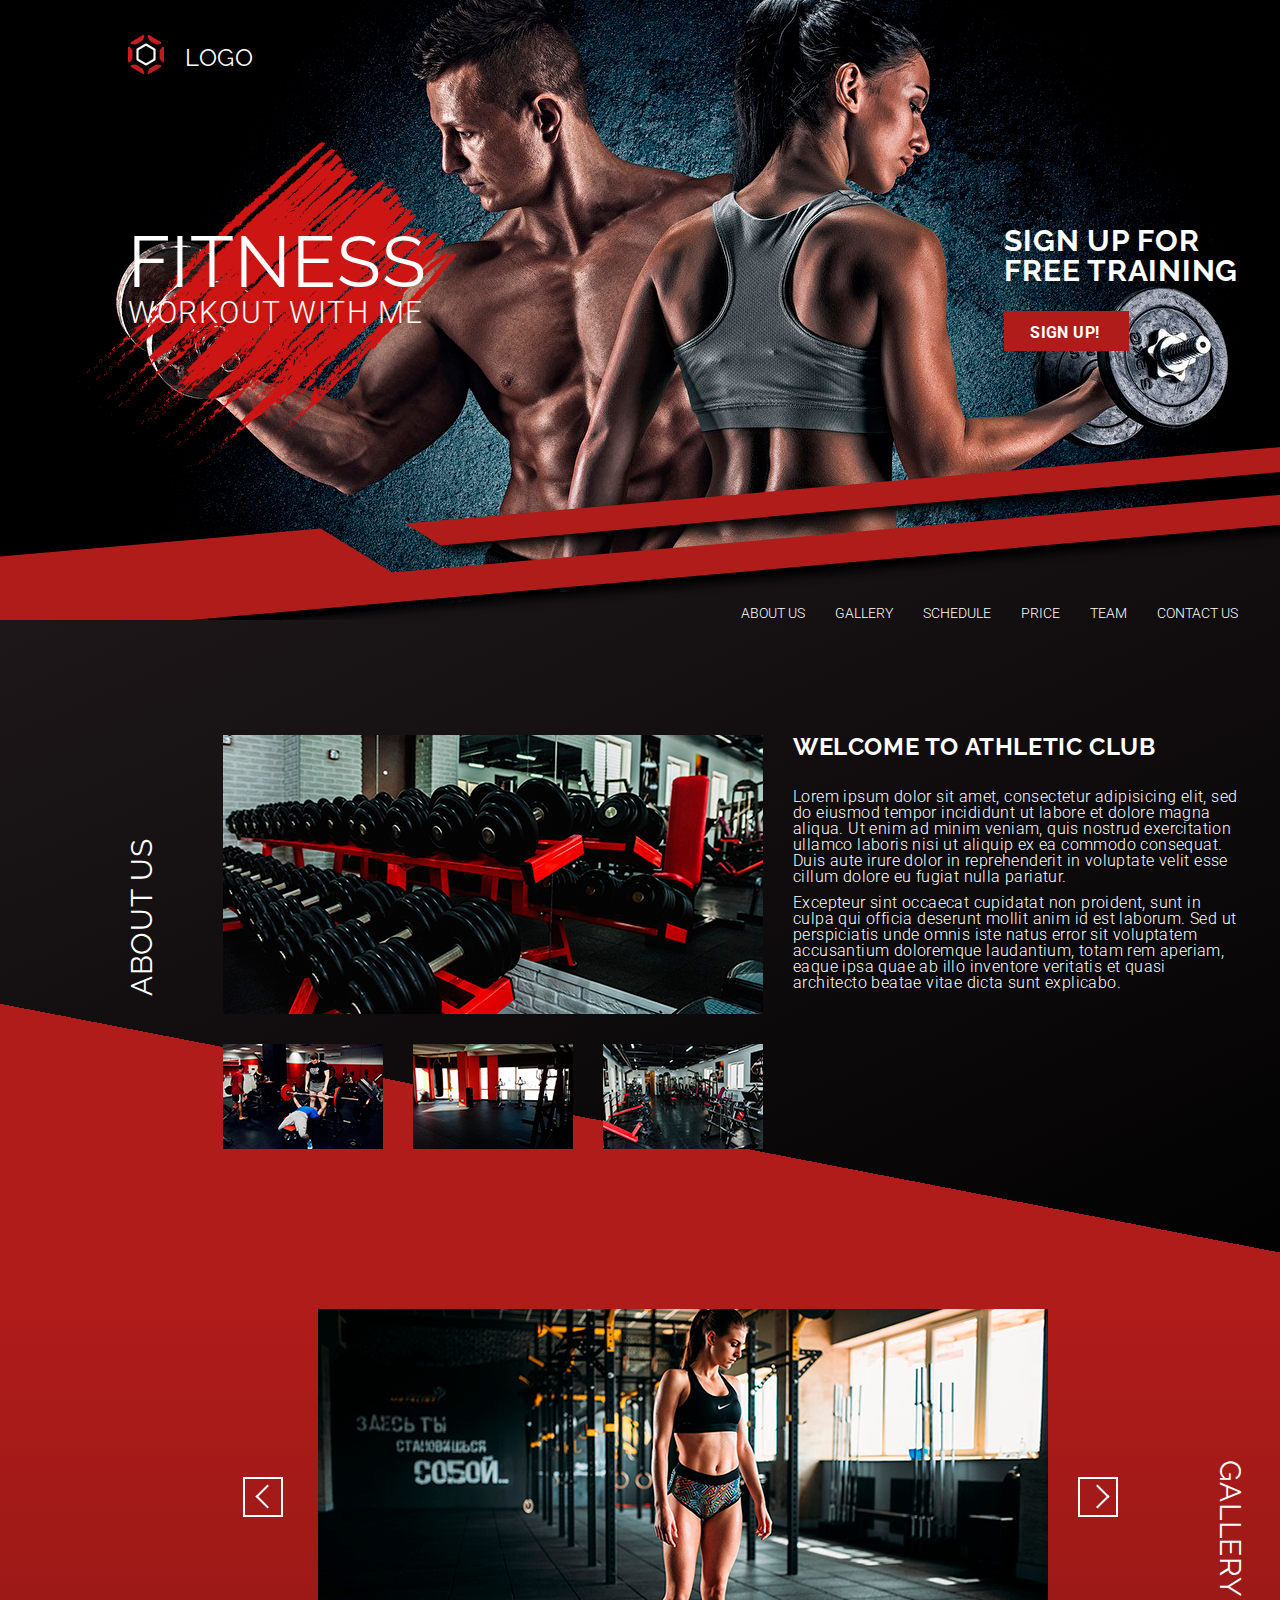
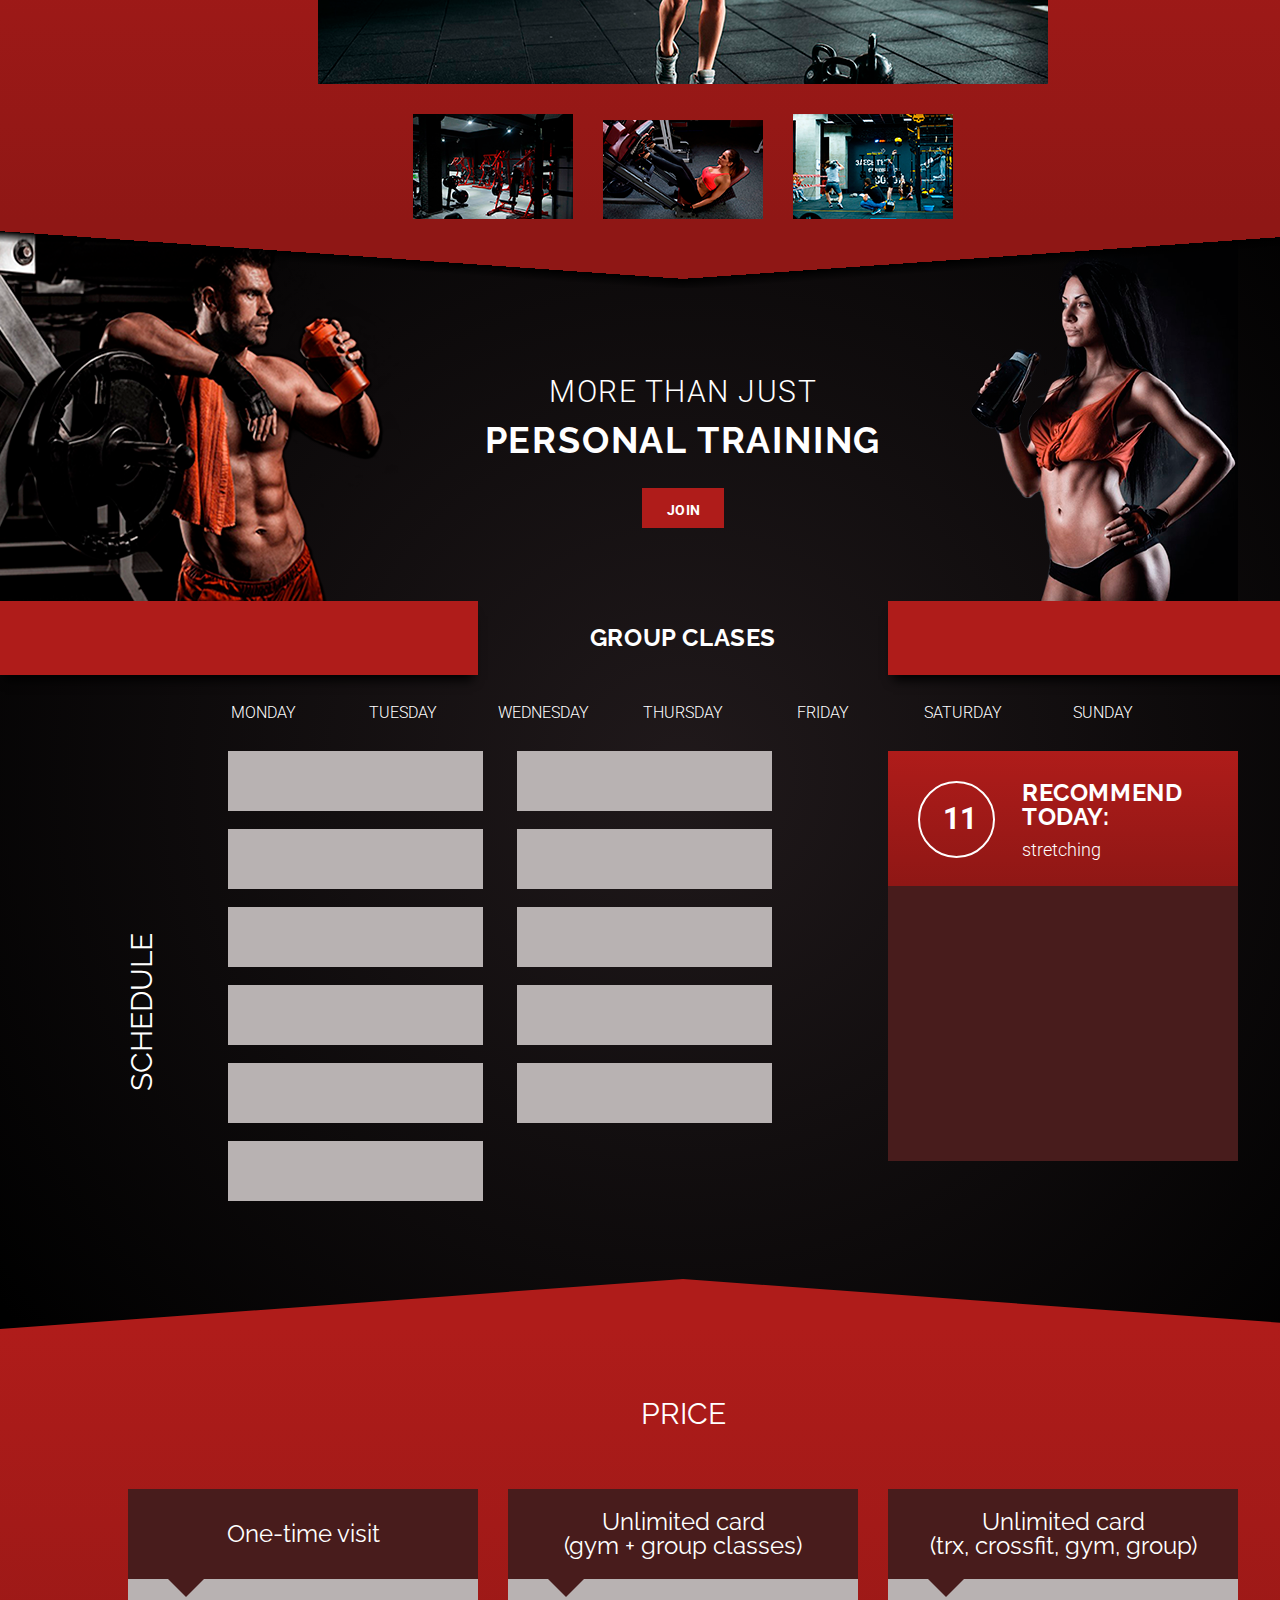
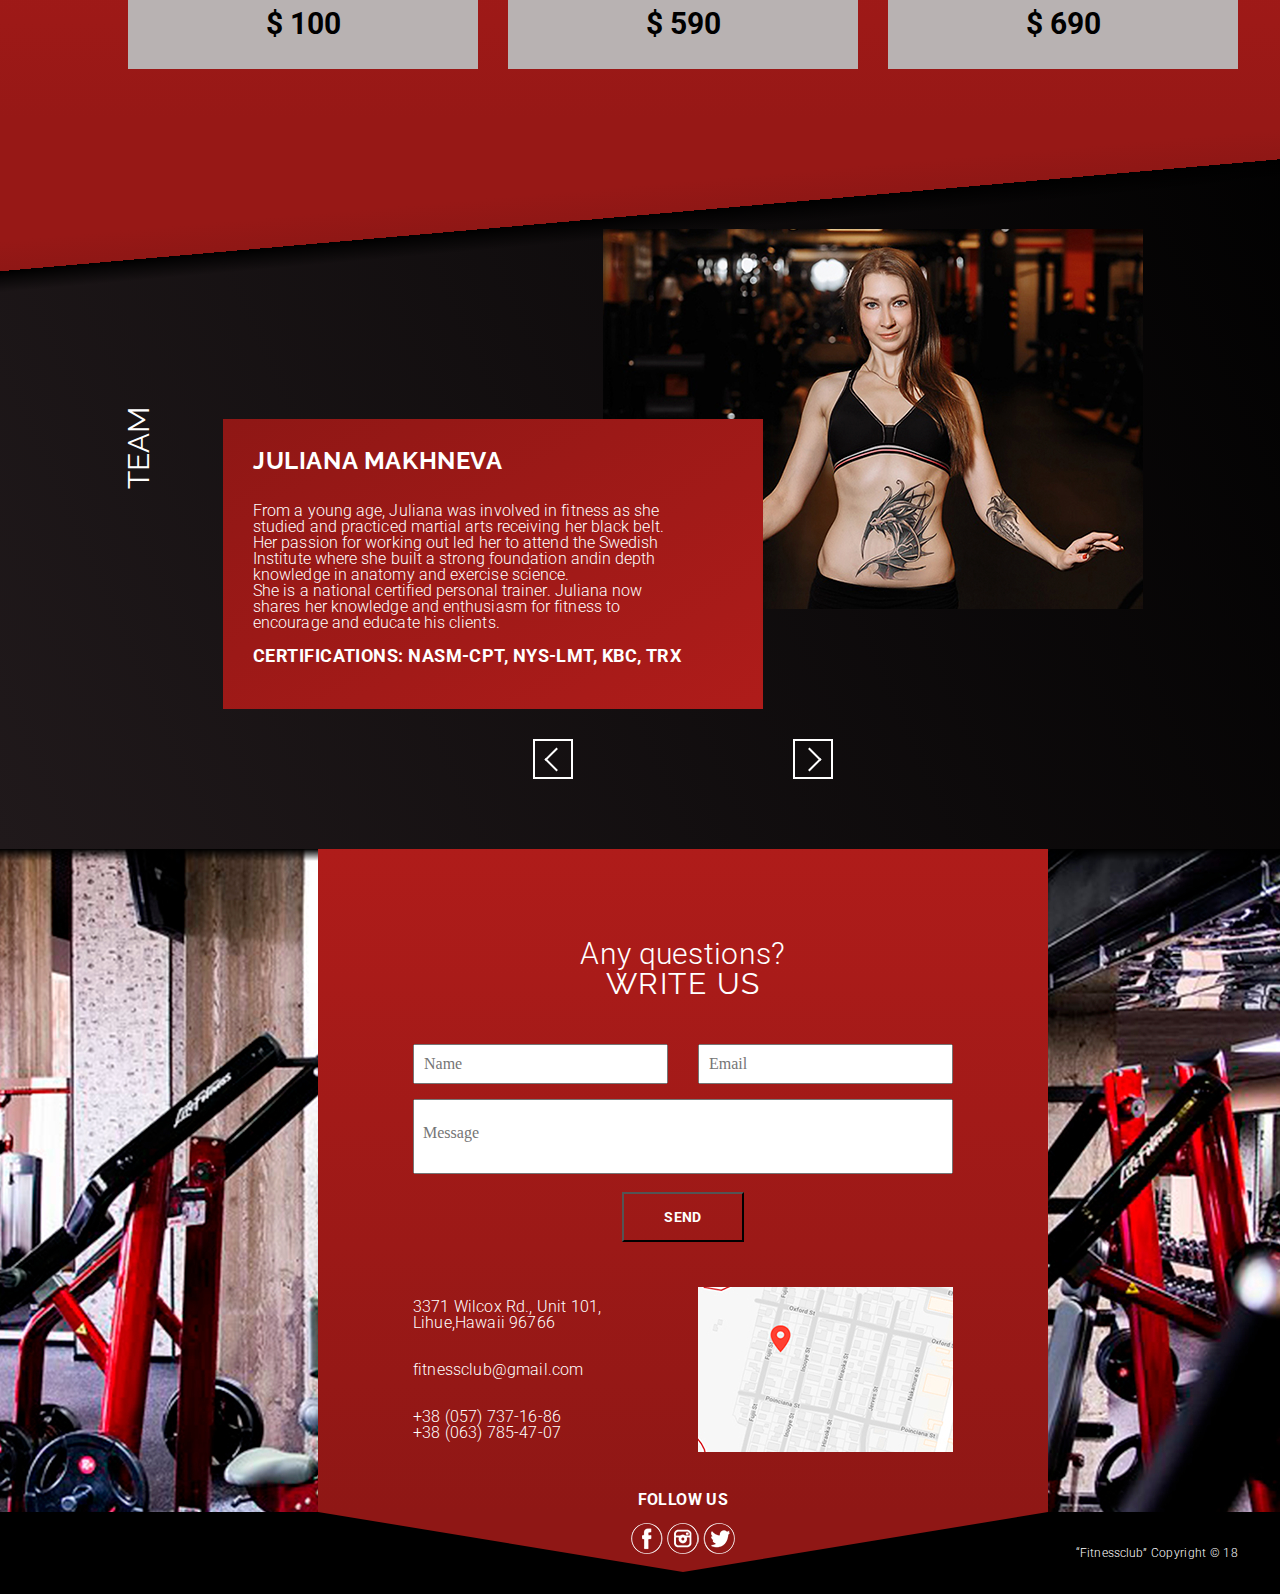
<file: gym_static/index.html>
<!DOCTYPE html>
<html lang="en">
<head>
	<meta charset="UTF-8">
	<title>Gym</title>
	<link rel="stylesheet" type="text/css" href="css/main.css">	
</head>
<body>
    <header>
    	<div class="header__conteiner">
    		<div class="logo">
    			<img src="img/logo.png" alt="logo">
    			<h3>Logo</h3>
    		</div>
    		<div class="header__title clearfix">
    			<div class="header__title_main">
    				<h1>fitness</h1>
    				<p>workout with me</p>
    				<img src="img/razor.png" alt="#">
    			</div>
    			<div class="header__title_sign">
    				<p>sign up for</p>
    				<p>free training</p>
    				<a href="#"><span>sign up!</span></a>
    			</div>
    		</div>
    		<ul class="nav">
    			<li><a href="#">about us</a></li>
    			<li><a href="#">gallery</a></li>
    			<li><a href="#">schedule</a></li>
    			<li><a href="#">price</a></li>
    			<li><a href="#">team</a></li>
    			<li><a href="#">contact us</a></li>
    		</ul>
    	</div>
    </header>
    <section class="about">
    	 <div class="about__conteiner">
    	 	<div class="about_main clearfix">
    	 	    <div class="about__img">
    	 		    <div class="about__img_top">
    	 			    <img src="img/ab1.png">
    	 		    </div>
    	 		    <div class="about__img_bottom">
    	 			    <div><img src="img/ab2.png"></div>
    	 			    <div><img src="img/ab5.png"></div>
    	 			    <div><img src="img/ab4.png"></div>
    	 		    </div>
    	 	    </div>
    	    	<div class="about__text">
    	 		    <h3>Welcome to Athletic Club</h3>
    	 		    <P>Lorem ipsum dolor sit amet, consectetur adipisicing elit, sed do eiusmod tempor incididunt ut labore et dolore magna aliqua. Ut enim ad minim veniam, quis nostrud exercitation ullamco laboris nisi ut aliquip ex ea commodo consequat. Duis aute irure dolor in reprehenderit in voluptate velit esse cillum dolore eu fugiat nulla pariatur. 
    	 		    </P>
    	 		    <P>Excepteur sint occaecat cupidatat non proident, sunt in culpa qui officia deserunt mollit anim id est laborum. Sed ut perspiciatis unde omnis iste natus error sit voluptatem accusantium doloremque laudantium, totam rem aperiam, eaque ipsa quae ab illo inventore veritatis et quasi architecto beatae vitae dicta sunt explicabo. 
    	 		    </P>
    	 	    </div>
    	 	</div>
    	 </div>
    </section>
    <section class="gallery">
        <div class="gallery__conteiner">
        	<div class="gallery__img">
    	 		<div class="gallery__img_top">
    	 		    <img src="img/crossfit.png">
    	 		<div class="gallery__img_leftbtn"><a href="#"></a></div>
    	 	    <div class="gallery__img_rightbtn"><a href="#"></a></div>
    	 	    </div>
    	 	    <div class="gallery__img_bottom">
    	 		    <div><img src="img/ab3.png"></div>
    	 		    <div><img src="img/spartatrenzal.png"></div>
    	 		    <div><img src="img/ab7.png"></div>
    	 	    </div>    	 	    
    	 	</div>        	
        </div>
    </section>
	<section class="schedule">
		<div class="schedule__conteiner">
		    <div class="schedule__banner">			     		
			    <div class="schedule__title">
			     	<p>more than just</p>
			    	<h2>personal training</h2>
			    	<a href="#">join</a>
			    </div>	
			    <img src="img/man.png" alt="man">	
			    <img src="img/girl.png" alt="girl">		
		    </div>       
            <div class="schedule__clases">
                <h2>Group clases</h2>
            </div>
            <ul class="schedule__weak">
            	<li><a href="#">monday</a></li>
            	<li><a href="#">tuesday</a></li>
            	<li><a href="#">wednesday</a></li>
            	<li><a href="#">thursday</a></li>
            	<li><a href="#">friday</a></li>
            	<li><a href="#">saturday</a></li>
            	<li><a href="#">sunday</a></li>
            </ul>
            <div class="calendar clearfix">
		    	<div class="calendar__left">

		    		    <div class="calendar__left_clases">
		    			<span></span><span></span>
		    		    </div>
		    		    <div class="calendar__left_clases">
		    			<span></span><span></span>
		    		    </div>
		    		    <div class="calendar__left_clases">
		    			<span></span><span></span>
		    		    </div>
		    		    <div class="calendar__left_clases">
		    			<span></span><span></span>
		    		    </div>
		    		    <div class="calendar__left_clases">
		    			<span></span><span></span>
		    		    </div>
		    		    <div class="calendar__left_clases">
		    			<span></span><span></span>
		    		    </div>
		    		    <div class="calendar__left_clases">
		    			<span></span><span></span>
		    		    </div>
		    		    <div class="calendar__left_clases">
		    			<span></span><span></span>
		    		    </div>
		    	        <div class="calendar__left_clases">
		    		    <span></span><span></span>
		    		    </div>
		    		    <div class="calendar__left_clases">
		    			<span></span><span></span>
		    		    </div>
		    		    <div class="calendar__left_clases">
		    			<span></span><span></span>
		    		    </div>
		    	</div>
		    	<div class="calendar__right">
		    		<div class="calendar__right_recommend">
		    			<h3>recommend<br>
		    			today:
		    			</h3>
		    			<p>stretching</p>
		    		</div>
		    		<div class="calendar__right_dates">
		    			
		    		</div>
		    	</div>
		    </div>	
        </div>

	</section>
	<section class="price">
        <div class="price__conteiner">
		    <h2 class="price__title">Price</h2>
		    <div class="price__box">
			    <div class="price__box_top">
			    	<p>One-time visit</p>
			    </div>
			    <div class="price__box_bottom">
			    	<p>$ 100</p>
			    </div>
		    </div>
		    <div class="price__box">
			    <div class="price__box_top">
			    	<p>Unlimited card<br>
			        (gym + group classes)</p>
			    </div>
			    <div class="price__box_bottom">
			    	<p>$ 590</p>
			    </div>
		    </div>
		    <div class="price__box">
			    <div class="price__box_top">
			    	<p>Unlimited card<br>
			    	(trx, crossfit, gym, group)</p>
			    </div>
			    <div class="price__box_bottom">
			    	<p>$ 690</p>
			    </div>
		    </div>
        </div>
	</section>
	<section class="team">
		 <div class="team__conteiner">
            <div class="team__box">
		 	    <h3>Juliana Makhneva</h3>
		 	    <p>From a young age, Juliana was involved in fitness as she studied and practiced martial arts receiving her black belt. Her passion for working out led her to attend the Swedish Institute where she built a strong foundation andin depth knowledge in anatomy and exercise science.<br> 
                She is a national certified personal trainer. Juliana now shares her knowledge and enthusiasm for fitness to encourage and educate his clients.</p>
		 	    <h4>CERTIFICATIONS: NASM-CPT, NYS-LMT, KBC, TRX</h4>
            </div>
            <img src="img/makhneva.png" alt="team">
            <div class="team__nav">
            	<div><a href="#"></a></div>
            	<div><a href="#"></a></div>
            </div>
		 </div>
	</section>
	<section class="contacts">
		<div class="contacts__conteiner">
			<div class="contacts__title">
				<span>Any questions?</span>
				<h2>WRITE US</h2>
			</div>
			<form>
				<input type="name" name="name" placeholder="Name">
				<input type="email" name="email" placeholder="Email">
				<div class="clearfix"></div>	
				<textarea placeholder="Message"></textarea>
				<input type="submit" name="send" value="Send">	
			</form>
			<div class="location clearfix">
				<div class="location__contacts">
					<div class="location__contacts_item">
						<p>3371 Wilcox Rd., Unit 101,<br>
						Lihue,Hawaii 96766
					    </p>
				    </div>
					<div class="location__contacts_item">
						<p> fitnessclub@gmail.com</p>
					</div>
					<div class="location__contacts_item">
						<p>+38 (057) 737-16-86<br>
                        +38 (063) 785-47-07
                        </p>
                    </div>
				</div>
				<div class="location__map">
					<img src="img/map.jpg" alt="map">
				</div>
			</div>
		</div>
	</section>
	<footer>
		<div class="footer__conteiner">
		    <div class="footer__copyright">
			    <p><span>“Fitnessclub”</span> Copyright © 18</p>
		    </div>
		    <div class="social">
		    	<p>follow us</p>
		    	<a href="#"></a>
		    	<a href="#"></a>
		    	<a href="#"></a>
		    </div>
        </div>
	</footer>	
</body>
</html>
</file>
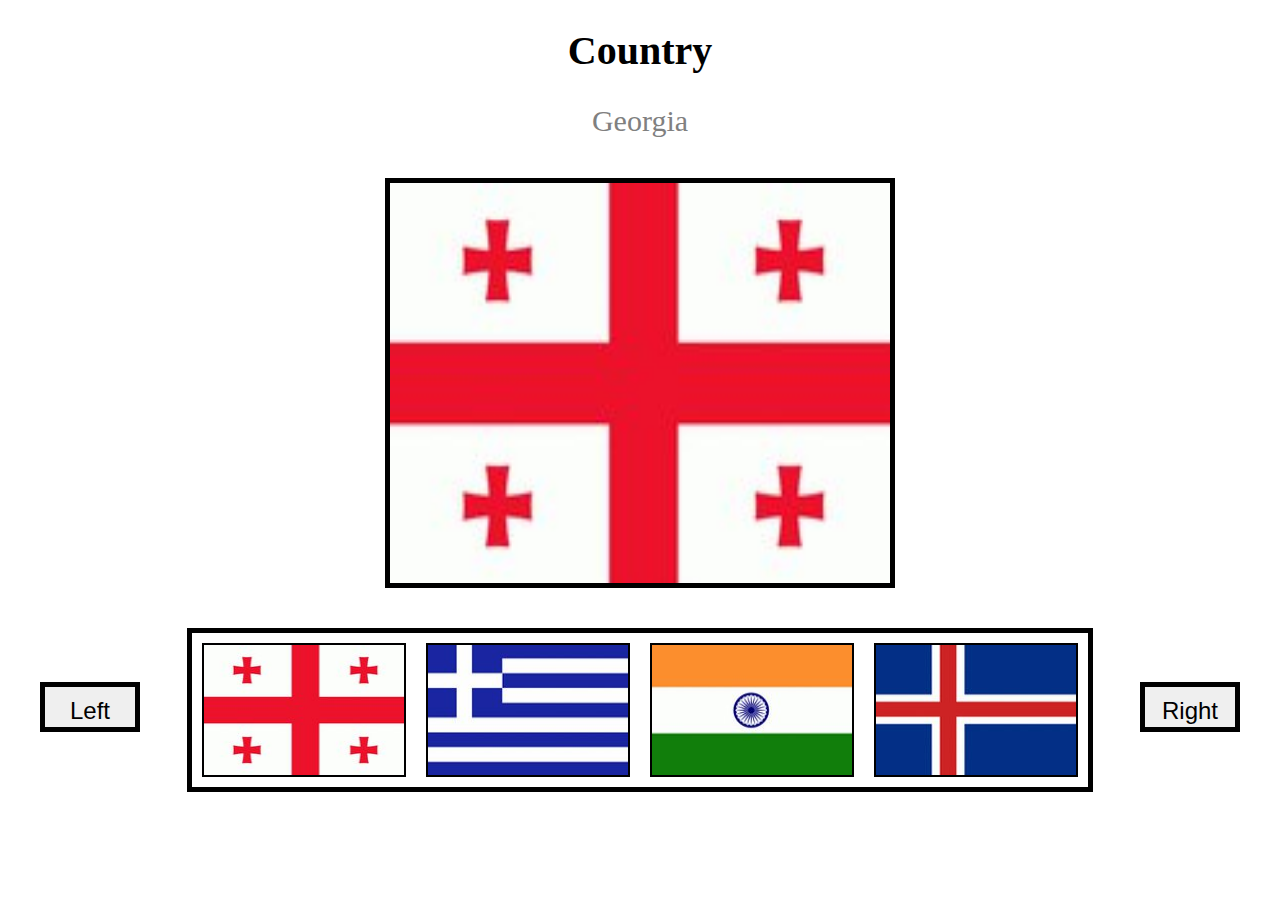
<file: Test_js/index.html>
<!DOCTYPE html>
<html lang="ru">
<head>
	<meta charset="UTF-8">
	<title>Javascript</title>
	<link rel="stylesheet" type="text/css" href="main.css">	
    <script src="https://ajax.googleapis.com/ajax/libs/jquery/2.2.0/jquery.min.js">
    </script>
    <script>       
    $(document).ready(function(){
        var largeSrc;
        var largeAlt;       
        $('.flagbox a').click(function(){
            var largeSrc=$(this).attr("href");
            var largeAlt=$(this).attr("title");
            $('#largeflag').attr({ src: largeSrc, alt: largeAlt });
            $('.countryname').html(largeAlt);
            return false;
        });
    });
     $(document).ready(function(){        
        var stepLeft=$('#left');
        var stepRight=$('#right');
        var flagBox=$('.flagbox');
        var pixelStep=224;
        var startPosition=0;
        var items= flagBox.find('a').length;
        console.log(items);
        var minstep = - ((items - 4) * pixelStep);
        var maxstep = 0;

        stepLeft.click(function(){
           if(startPosition!= maxstep){
            startPosition+=224;
            flagBox.animate({left:startPosition+'px'});   
            }       
         });

        stepRight.click(function(){
           if(startPosition!= minstep){
            startPosition-=224;
            flagBox.animate({left:startPosition+'px'});   
            }         
         });    
    });

   </script>
</head>
<body>
    <h1>Country</h1>
    <p class="countryname">Georgia</p>
	<div class="window">
        <img id="largeflag" src="1.jpg" alt="Georgia">
    </div> 
    <div class="slider">  
       <div class="flagbox">
       <a href="1.jpg" title="Georgia"><img src="1.jpg" alt="Georgia"></a>
       <a href="2.jpg" title="Greece"><img src="2.jpg" alt="Greece"></a>
       <a href="3.jpg" title="India"><img src="3.jpg" alt="India"></a>
       <a href="4.jpg" title="Iceland"><img src="4.jpg" alt="Iceland"></a>
       <a href="5.jpg" title="Norway"><img src="5.jpg" alt="Norway"></a>
       <a href="6.jpg" title="Portugal"><img src="6.jpg" alt="Portugal"></a>
       <a href="7.jpg" title="USA"><img src="7.jpg" alt="USA"></a>
       <a href="8.jpg" title="Ukraine"><img src="8.jpg" alt="Ukraine"></a>  
       </div>
    </div> 
    <button id="left">Left</button>
    <button id="right">Right</button>
</body>	
</html>
</file>
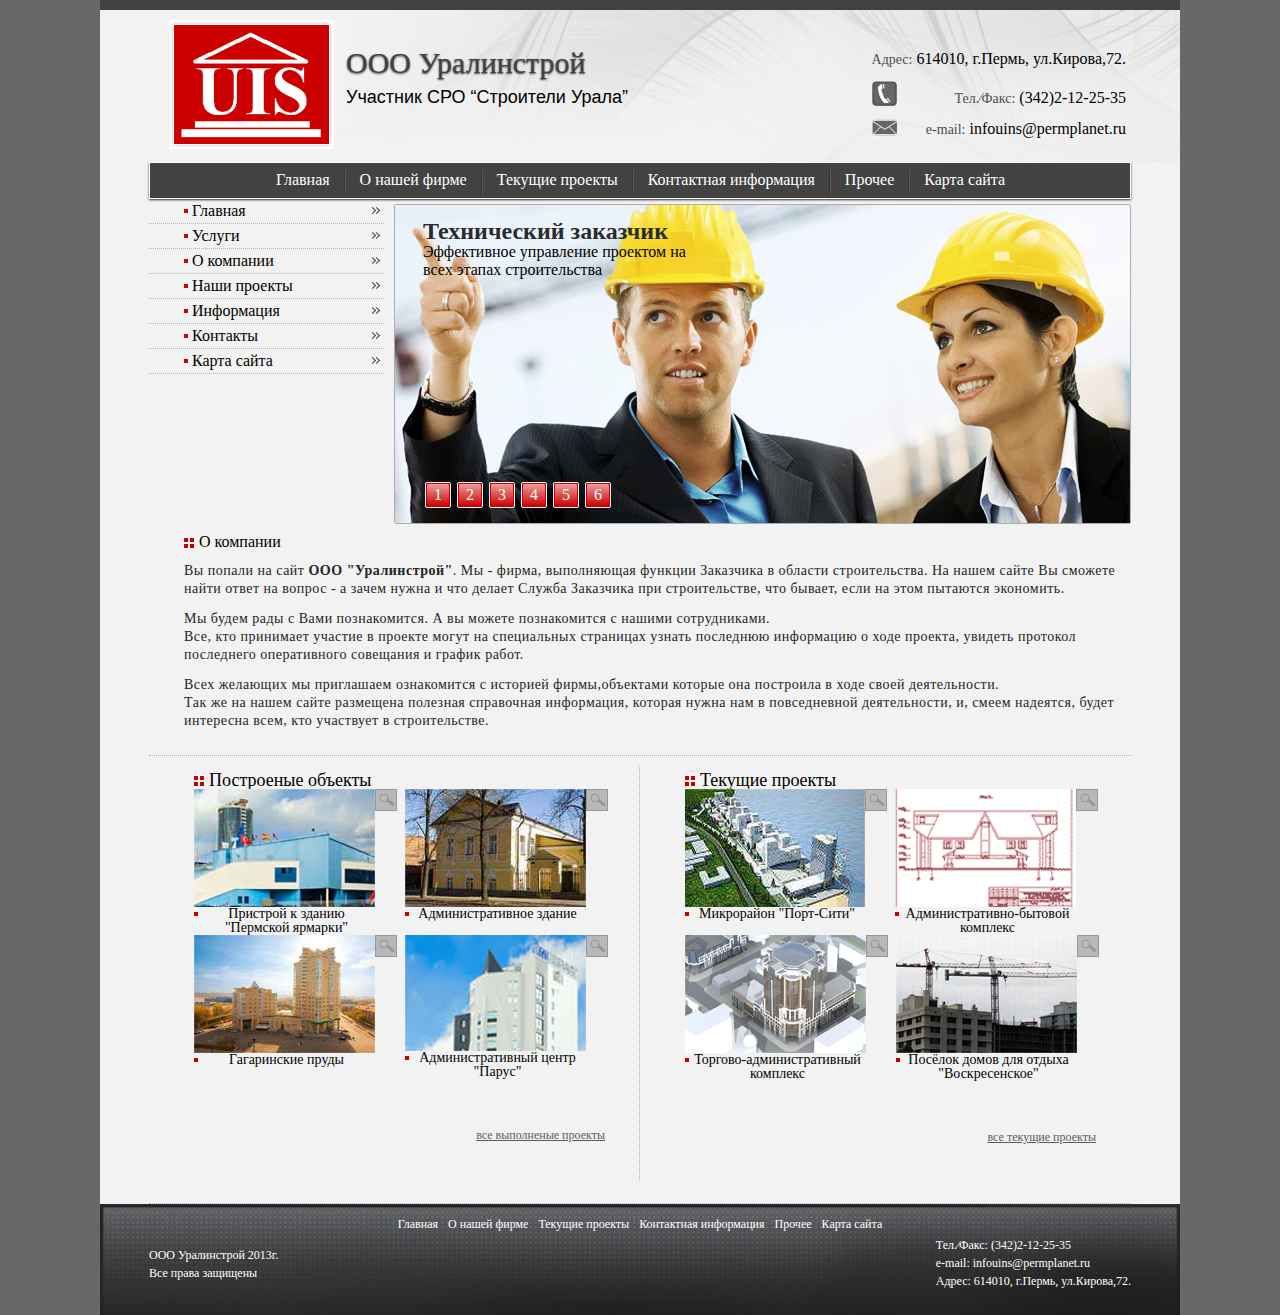
<file: uralconstract_static/index.html>
<!DOCTYPE html>
<html lang="en">
<head>
	<meta charset="UTF-8">
	<title>Uralconstract</title>
	<link rel="stylesheet" type="text/css" href="css/main.css">
</head>
<body>
	<header>
		<div class="container clearfix">
			<div class="logo">
				<a href="#">
					<img src="img/logo.jpg" alt="logo">
				</a>
			</div>
			<div class="title">
				<h1>ООО Уралинстрой</h1>
				<p>Участник СРО “Строители Урала”</p>
			</div>
			<div class="contacts">
				<p class="contacts__address">Адрес:<span> 614010, г.Пермь, ул.Кирова,72.</span></p>
				<p class="contacts__tel">Тел.⁄Факс:<span> (342)2-12-25-35</span></p>
				<p class="contacts__e-mail">e-mail:<span> infouins@permplanet.ru</span></p>
			</div>
		</div>
	</header>
    <section class=main>
        <div class="container">
    	    <ul class="menu_main">
    		    <li><a href="#">Главная</a></li>
    		    <li><a href="#">О нашей фирме</a></li>
    		    <li><a href="#">Текущие проекты</a></li>
    		    <li><a href="#">Контактная информация</a></li>
    		    <li><a href="#">Прочее</a></li>
    		    <li><a href="#">Карта сайта</a></li>
    	    </ul>
    	    <ul class="menu_aside">
    		    <li><a href="#">Главная</a></li>
    		    <li>
                    <a href="#">Услуги</a>
                    <ul class="menu_aside_inner">
                        <li><a href="#">Технический заказчик</a></li>
                        <li><a href="#">Генеральный проектировщик</a></li>
                        <li><a href="#">Генеральный подрядчик</a></li>
                        <li><a href="#">Технический надзор и<br>
                            строительный контроль</a></li>
                        <li><a href="#">Эксперт</a></li>
                        <li><a href="#">Конссультант проекта</a></li>
                    </ul>
                </li>
    		    <li><a href="#">О компании</a></li>
    		    <li><a href="#">Наши проекты</a></li>
    		    <li><a href="#">Информация</a></li>
    		    <li><a href="#">Контакты</a></li>
    		    <li><a href="#">Карта сайта</a></li>
    	    </ul>    	
    	    <div class="slider">
    	    	<img src="img/slide1.jpg" alt="slider">
    	    	<ul class="slider__btn">
    	    		<li><a href="#">1</a></li>
    	    		<li><a href="#">2</a></li>
    	    		<li><a href="#">3</a></li>
    	    		<li><a href="#">4</a></li>
    	    		<li><a href="#">5</a></li>
    	    		<li><a href="#">6</a></li>
    	    	</ul>
                <div class="slider__title">
                	<h2>Технический заказчик</h2>
                	<p>Эффективное управление проектом на всех этапах строительства</p>                	
                </div>
    	    </div>
    	    <div class="clearfix"></div>
    	    <div class="about">
    		    <h3>О компании</h3>
    		    <p>Вы попали на сайт <span>ООО "Уралинстрой"</span>. Мы - фирма, выполняющая функции Заказчика в области строительства. На нашем сайте Вы сможете найти ответ на вопрос - а зачем нужна и что делает Служба Заказчика при строительстве, что бывает, если на этом пытаются экономить.</p>
    		    <p>Мы будем рады с Вами познакомится. А вы можете познакомится с нашими сотрудниками.
                Все, кто принимает участие в проекте могут на специальных страницах узнать последнюю информацию о ходе проекта, увидеть протокол последнего оперативного совещания и график работ.</p>
    		    <p>Всех желающих мы приглашаем ознакомится с историей фирмы,объектами которые она построила в ходе своей деятельности.
                Так же на нашем сайте размещена полезная справочная информация, которая нужна нам в повседневной деятельности, и, смеем надеятся, будет интересна всем, кто участвует в строительстве.     			
    		    </p>
    		</div>   
    	</div>
    </section>
    <section class="projects">
        <div class="container clearfix">
            <div class="projects__done">
                <h3>Построеные объекты</h3>
                <ul>
                    <li>
                        <img src="img/done1.jpg" alt="photo">
                        <a href="#">Пристрой к зданию<br> 
                        "Пермской ярмарки"</a>
                        <span></span>
                    </li>
                    <li>
                        <img src="img/done2.jpg" alt="photo">
                        <a href="#">Административное здание</a>
                        <span></span>
                    </li>
                    <li>
                        <img src="img/done3.jpg" alt="photo">
                        <a href="#">Гагаринские пруды</a>
                        <span></span>
                    </li>
                    <li>
                        <img src="img/done4.jpg" alt="photo">
                        <a href="#">Административный центр<br>
                        "Парус"</a>
                        <span></span>
                    </li>
                </ul> 
                <p><a href="#">все выполненые проекты</a></p>
            </div>
            <div class="projects__inwork">
                <h3>Текущие проекты</h3>
                <ul>
                    <li>
                        <img src="img/inwork1.jpg" alt="photo">
                        <a href="#">Микрорайон "Порт-Сити"</a>
                        <span></span>
                    </li>
                    <li>
                        <img src="img/inwork2.jpg" alt="photo">
                        <a href="#">Административно-бытовой<br>
                        комплекс</a>
                        <span></span>
                    </li>
                    <li>
                        <img src="img/inwork3.jpg" alt="photo">
                        <a href="#">Торгово-административный<br>
                        комплекс</a>
                        <span></span>
                    </li>
                    <li>
                        <img src="img/inwork4.jpg" alt="photo">
                        <a href="#">Посёлок домов для отдыха<br>
                        "Воскресенское"</a>
                        <span></span>
                    </li>
                </ul> 
                <p><a href="#">все текущие проекты</a></p>
            </div>
        </div>
    </section>
	<footer>
        <div class="container">
            <ul class="footer__menu">
                <li><a href="#">Главная</a></li>
                <li><a href="#">О нашей фирме</a></li>
                <li><a href="#">Текущие проекты</a></li>
                <li><a href="#">Контактная информация</a></li>
                <li><a href="#">Прочее</a></li>
                <li><a href="#">Карта сайта</a></li>
            </ul>
            <div class="copyright">
                <p>OOO Уралинстрой  2013г.</p>
                <p>Все права защищены</p>
            </div>
            <div class="footer__contacts">
                <p>Тел.⁄Факс: (342)2-12-25-35</p>
                <p>e-mail: infouins@permplanet.ru</p>
                <p>Адрес: 614010, г.Пермь, ул.Кирова,72.</p>
            </div>
            <div class="clearfix"></div>
        </div>		
	</footer>
</body>
</html>
</file>
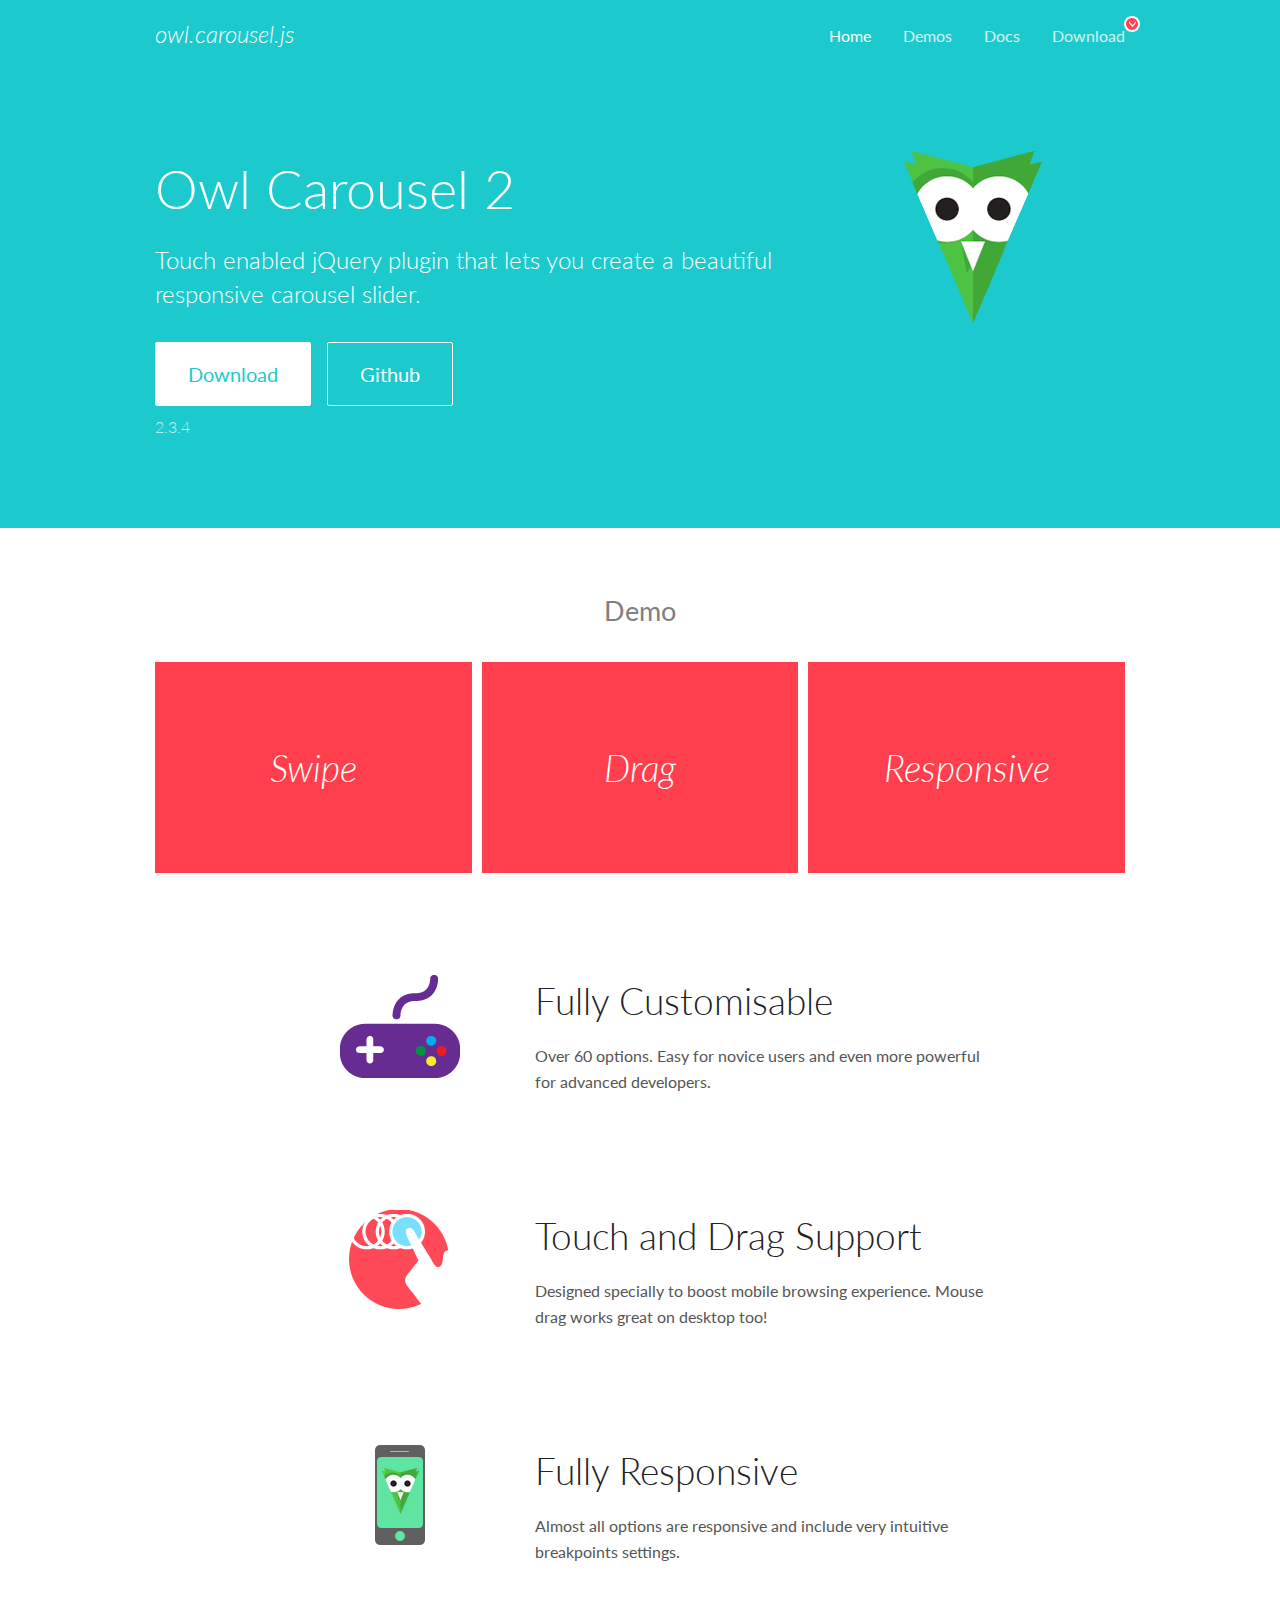
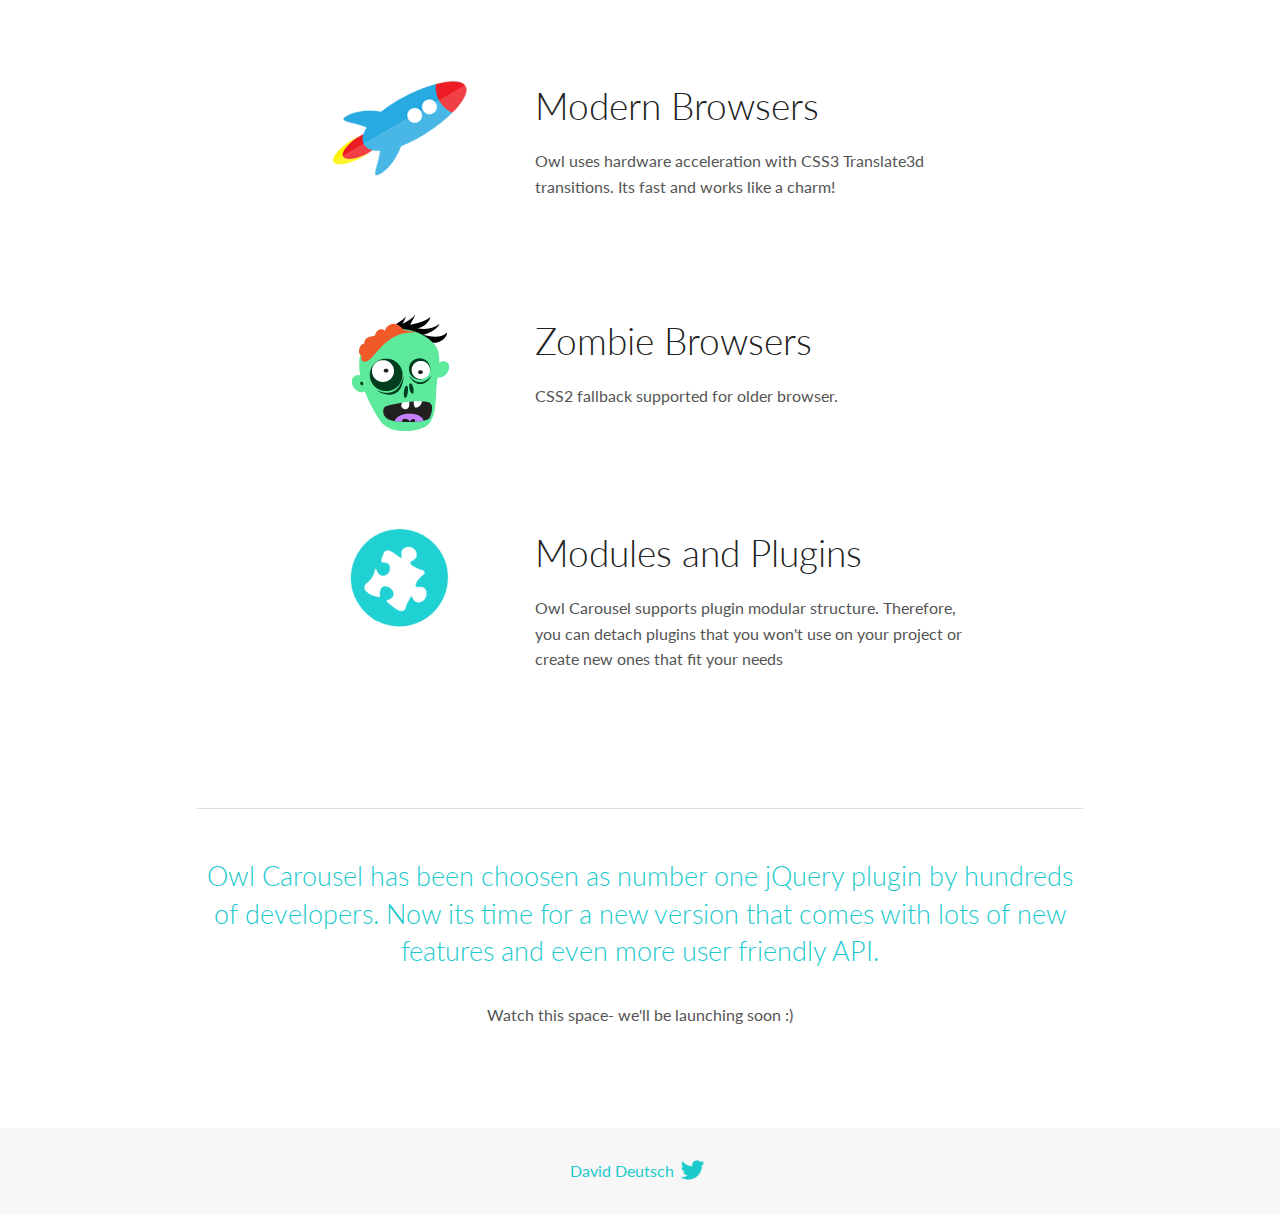
<file: fly-studio_bootstrap/owl_carousel/docs/index.html>
<!DOCTYPE html>
<html lang="en">
  <head>

    <!-- head -->
    <meta charset="utf-8">
    <meta name="msapplication-tap-highlight" content="no" />
    <meta name="viewport" content="width=device-width, initial-scale=1.0" />
    <meta name="description" content="Touch enabled jQuery plugin that lets you create beautiful responsive carousel slider.">
    <meta name="author" content="David Deutsch">
    <title>
      Home | Owl Carousel | 2.3.4
    </title>

    <!-- Stylesheets -->
    <link href='https://fonts.googleapis.com/css?family=Lato:300,400,700,400italic,300italic' rel='stylesheet' type='text/css'>
    <link rel="stylesheet" href="assets/css/docs.theme.min.css">

    <!-- Owl Stylesheets -->
    <link rel="stylesheet" href="assets/owlcarousel/assets/owl.carousel.min.css">
    <link rel="stylesheet" href="assets/owlcarousel/assets/owl.theme.default.min.css">

    <!-- HTML5 shim and Respond.js IE8 support of HTML5 elements and media queries -->

    <!--[if lt IE 9]>
      <script src="https://oss.maxcdn.com/libs/html5shiv/3.7.0/html5shiv.js"></script>
      <script src="https://oss.maxcdn.com/libs/respond.js/1.3.0/respond.min.js"></script>
    <![endif]-->

    <!-- Favicons -->
    <link rel="apple-touch-icon-precomposed" sizes="144x144" href="assets/ico/apple-touch-icon-144-precomposed.png">
    <link rel="shortcut icon" href="assets/ico/favicon.png">
    <link rel="shortcut icon" href="favicon.ico">

    <!-- Yeah i know js should not be in header. Its required for demos.-->

    <!-- javascript -->
    <script src="assets/vendors/jquery.min.js"></script>
    <script src="assets/owlcarousel/owl.carousel.js"></script>
  </head>
  <body>

    <!-- header -->
    <header class="header">
      <div class="row">
        <div class="large-12 columns">
          <div class="brand left">
            <h3>
              <a href="/OwlCarousel2/">owl.carousel.js</a> 
            </h3>
          </div>
          <a id="toggle-nav" class="right">
            <span></span> <span></span> <span></span> 
          </a> 
          <div class="nav-bar">
            <ul class="clearfix">
              <li class="active">
                <a href="/OwlCarousel2/index.html">Home</a> 
              </li>
              <li> <a href="/OwlCarousel2/demos/demos.html">Demos</a>  </li>
              <li> <a href="/OwlCarousel2/docs/started-welcome.html">Docs</a>  </li>
              <li>
                <a href="https://github.com/OwlCarousel2/OwlCarousel2/archive/2.3.4.zip">Download</a> 
                <span class="download"></span> 
              </li>
            </ul>
          </div>
        </div>
      </div>
    </header>

    <!-- home panel -->
    <section id="hero">
      <div class="row">
        <div class="large-8 medium-8 columns">
          <h1>Owl Carousel 2</h1>
          <h4>Touch enabled jQuery plugin that lets you create a beautiful responsive carousel slider.</h4>
          <a href="https://github.com/OwlCarousel2/OwlCarousel2/archive/2.3.4.zip" class="hero-button">Download</a> 
          <a href="https://github.com/OwlCarousel2/OwlCarousel2" class="hero-button outline">Github</a> 
          <p>2.3.4</p>
        </div>
        <div class="large-4 medium-4 columns">
          <img class="owl-logo" src="assets/img/owl-logo.png" alt="mr. Owl">
        </div>
      </div>
    </section>

    <!-- body -->
    <div class="home-demo">
      <div class="row">
        <div class="large-12 columns">
          <h3>Demo</h3>
          <div class="owl-carousel">
            <div class="item">
              <h2>Swipe</h2>
            </div>
            <div class="item">
              <h2>Drag</h2>
            </div>
            <div class="item">
              <h2>Responsive</h2>
            </div>
            <div class="item">
              <h2>CSS3</h2>
            </div>
            <div class="item">
              <h2>Fast</h2>
            </div>
            <div class="item">
              <h2>Easy</h2>
            </div>
            <div class="item">
              <h2>Free</h2>
            </div>
            <div class="item">
              <h2>Upgradable</h2>
            </div>
            <div class="item">
              <h2>Tons of options</h2>
            </div>
            <div class="item">
              <h2>Infinity</h2>
            </div>
            <div class="item">
              <h2>Auto Width</h2>
            </div>
          </div>
        </div>
      </div>
    </div>
    <script>
      var owl = $('.owl-carousel');
      owl.owlCarousel({
        margin: 10,
        loop: true,
        responsive: {
          0: {
            items: 1
          },
          600: {
            items: 2
          },
          1000: {
            items: 3
          }
        }
      })
    </script>

    <!-- features -->
    <div id="features">
      <div class="row">
        <div class="small-12 medium-9 small-centered columns">
          <section class="row feature">
            <div class="medium-4 small-12 columns">
              <img src="assets/img/feature-options.png" alt="">
            </div>
            <div class="medium-8 small-12 columns">
              <h2>Fully Customisable</h2>
              <p>Over 60 options. Easy for novice users and even more powerful for advanced developers.</p>
            </div>
          </section>
          <section class="row feature">
            <div class="medium-4 small-12 columns">
              <img src="assets/img/feature-drag.png" alt="">
            </div>
            <div class="medium-8 small-12 columns">
              <h2>Touch and Drag Support</h2>
              <p>Designed specially to boost mobile browsing experience. Mouse drag works great on desktop too!</p>
            </div>
          </section>
          <section class="row feature">
            <div class="medium-4 small-12 columns">
              <img src="assets/img/feature-responsive.png" alt="">
            </div>
            <div class="medium-8 small-12 columns">
              <h2>Fully Responsive</h2>
              <p>Almost all options are responsive and include very intuitive breakpoints settings.</p>
            </div>
          </section>
          <section class="row feature">
            <div class="medium-4 small-12 columns">
              <img src="assets/img/feature-modern.png" alt="">
            </div>
            <div class="medium-8 small-12 columns">
              <h2>Modern Browsers</h2>
              <p>Owl uses hardware acceleration with CSS3 Translate3d transitions. Its fast and works like a charm! </p>
            </div>
          </section>
          <section class="row feature">
            <div class="medium-4 small-12 columns">
              <img src="assets/img/feature-zombie.png" alt="">
            </div>
            <div class="medium-8 small-12 columns">
              <h2>Zombie Browsers</h2>
              <p>CSS2 fallback supported for older browser.</p>
            </div>
          </section>
          <section class="row feature">
            <div class="medium-4 small-12 columns">
              <img src="assets/img/feature-module.png" alt="">
            </div>
            <div class="medium-8 small-12 columns">
              <h2>Modules and Plugins</h2>
              <p>Owl Carousel supports plugin modular structure. Therefore, you can detach plugins that you won&#x27;t use on your project or create new ones that fit your needs</p>
            </div>
          </section>
        </div>
      </div>
    </div>

    <!-- footer -->
    <section id="teaser-text">
      <div class="row">
        <div class="small-12 medium-11 small-centered columns">
          <hr>
          <h3 id="owl-carousel-has-been-choosen-as-number-one-jquery-plugin-by-hundreds-of-developers-now-its-time-for-a-new-version-that-comes-with-lots-of-new-features-and-even-more-user-friendly-api-">Owl Carousel has been choosen as number one jQuery plugin by hundreds of developers. Now its time for a new version that comes with lots of new features and even more user friendly API.</h3>
          <p>Watch this space- we&#39;ll be launching soon :)</p>
        </div>
      </div>
    </section>

    <!-- footer -->
    <footer class="footer">
      <div class="row">
        <div class="large-12 columns">
          <h5>
            <a href="/OwlCarousel2/docs/support-contact.html">David Deutsch</a> 
            <a id="custom-tweet-button" href="https://twitter.com/share?url=https://github.com/OwlCarousel2/OwlCarousel2&text=Owl Carousel - This is so awesome! " target="_blank"></a> 
          </h5>
        </div>
      </div>
    </footer>

    <!-- vendors -->
    <script src="assets/vendors/highlight.js"></script>
    <script src="assets/js/app.js"></script>
  </body>
</html>
</file>
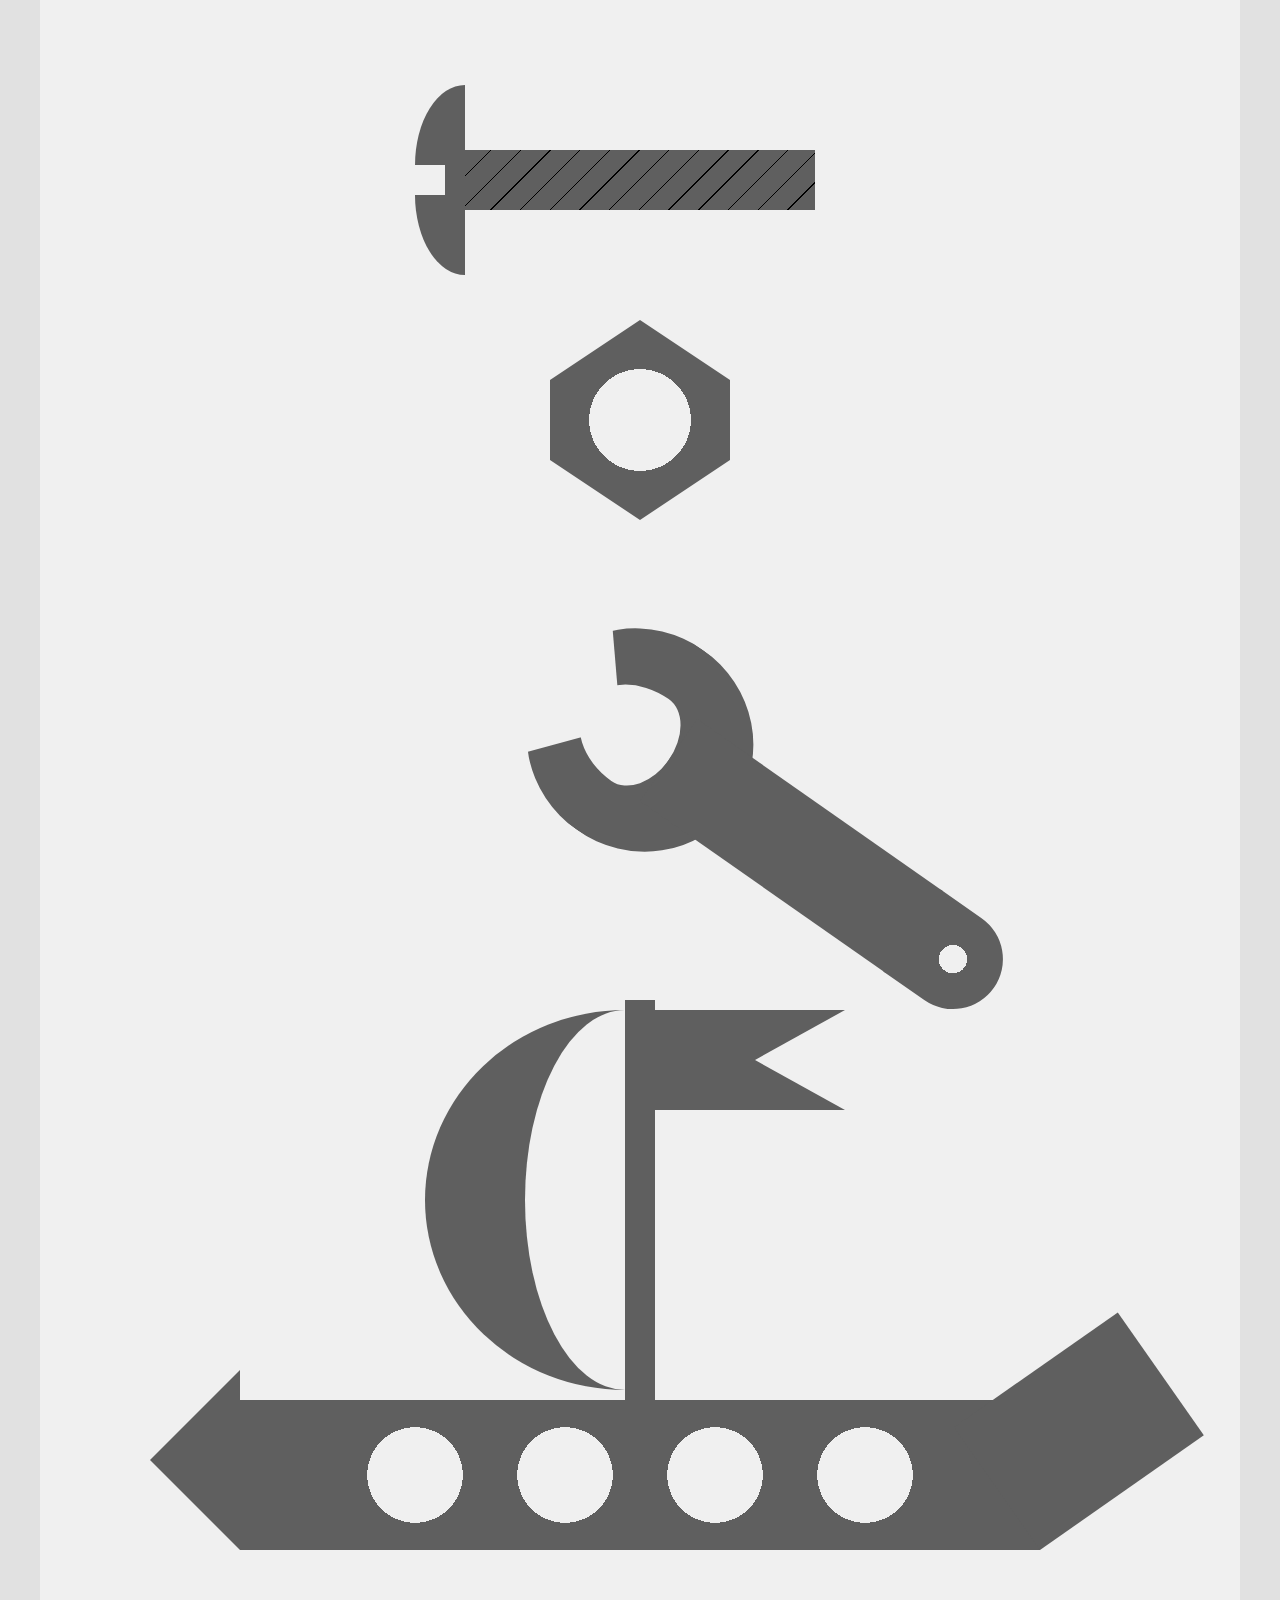
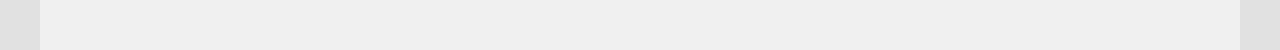
<file: css_forms/indexт.html>
<!DOCTYPE html>
<html lang="en">
<head>
	<meta charset="UTF-8">
	<title>Document</title>
	<link rel="stylesheet" type="text/css" href="style.css">
</head>
<body>
	<div class="wrapper">
		<div class="screw">
			<div>
				<div></div>			
		        <div></div>
		    </div>
		</div>
		<div class="nut">
		    <div></div>
		    <div></div>
		    <div></div>
		    <div></div>
		</div>
        <div class="wranch">
		    <div>
		    	<div></div>
		    </div>
		</div>
        <div class="boat">
        	<div></div>
        	<div></div>
        	<div></div>
        	<div></div>
        	<div class="top">
        		<div class="leftsail"></div>
        		<div class="rightsail"></div>
        		<div class="flag"></div>
        	</div>
        </div>
	</div>
</body>
</html>
</file>
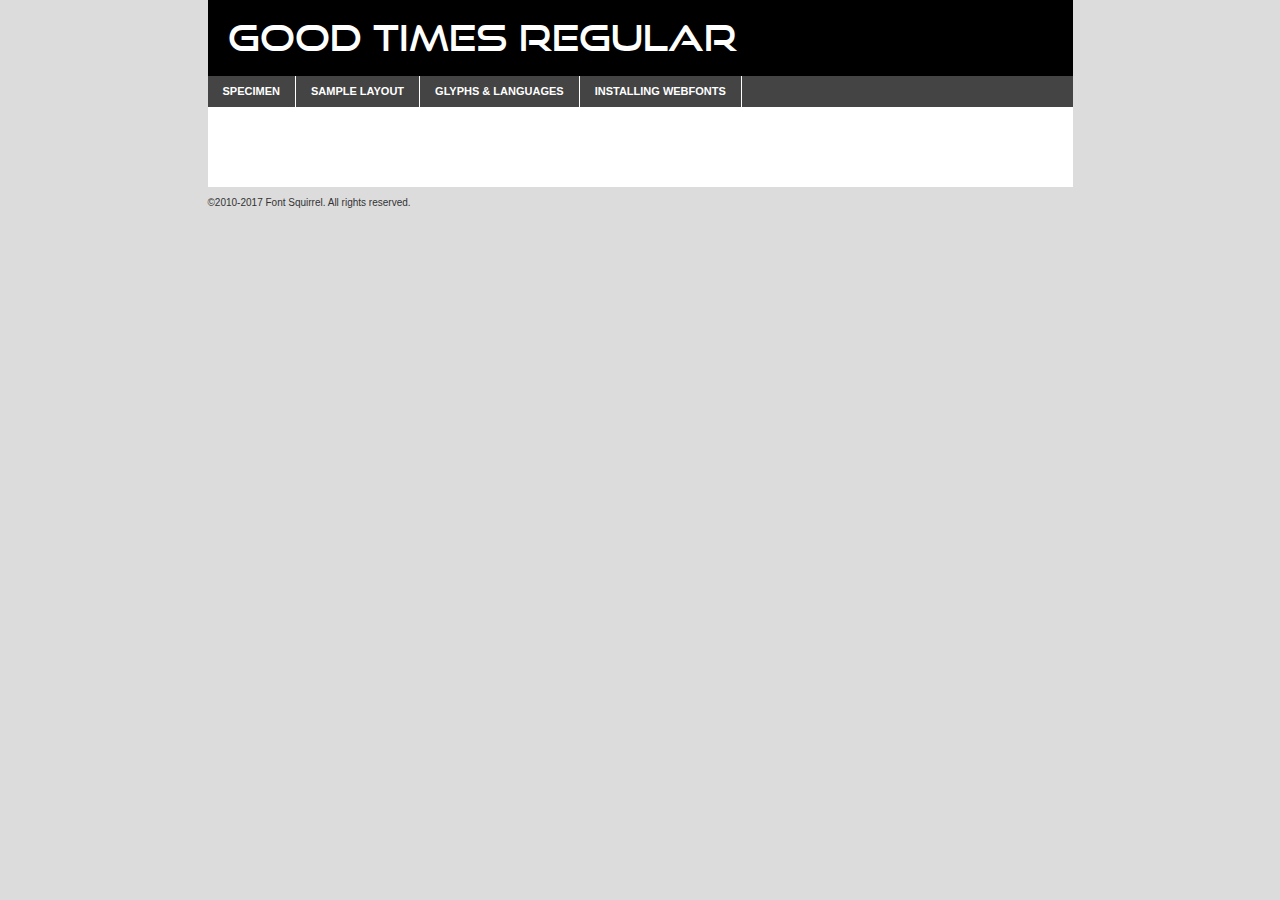
<file: nails_adaptive/fonts/good_times/good_times_rg-demo.html>
<!DOCTYPE html PUBLIC "-//W3C//DTD XHTML 1.0 Transitional//EN"
	"http://www.w3.org/TR/xhtml1/DTD/xhtml1-transitional.dtd">

<html xmlns="http://www.w3.org/1999/xhtml" xml:lang="en" lang="en">
<head>
	<meta http-equiv="Content-Type" content="text/html; charset=utf-8" />
	<script src="http://ajax.googleapis.com/ajax/libs/jquery/1.7.2/jquery.min.js" type="text/javascript" charset="utf-8"></script>
	<script type="text/javascript">
	(function($){$.fn.easyTabs=function(option){var param=jQuery.extend({fadeSpeed:"fast",defaultContent:1,activeClass:'active'},option);$(this).each(function(){var thisId="#"+this.id;if(param.defaultContent==''){param.defaultContent=1;}
	if(typeof param.defaultContent=="number")
	{var defaultTab=$(thisId+" .tabs li:eq("+(param.defaultContent-1)+") a").attr('href').substr(1);}else{var defaultTab=param.defaultContent;}
	$(thisId+" .tabs li a").each(function(){var tabToHide=$(this).attr('href').substr(1);$("#"+tabToHide).addClass('easytabs-tab-content');});hideAll();changeContent(defaultTab);function hideAll(){$(thisId+" .easytabs-tab-content").hide();}
	function changeContent(tabId){hideAll();$(thisId+" .tabs li").removeClass(param.activeClass);$(thisId+" .tabs li a[href=#"+tabId+"]").closest('li').addClass(param.activeClass);if(param.fadeSpeed!="none")
	{$(thisId+" #"+tabId).fadeIn(param.fadeSpeed);}else{$(thisId+" #"+tabId).show();}}
	$(thisId+" .tabs li").click(function(){var tabId=$(this).find('a').attr('href').substr(1);changeContent(tabId);return false;});});}})(jQuery);
	</script>
	<link rel="stylesheet" href="specimen_files/specimen_stylesheet.css" type="text/css" charset="utf-8" />
	<link rel="stylesheet" href="stylesheet.css" type="text/css" charset="utf-8" />

	<style type="text/css">
					body{
				font-family: 'good_timesregular';
							}
		</style>

	<title>Good Times Regular Specimen</title>
	
	
	<script type="text/javascript" charset="utf-8">
		$(document).ready(function() {
			$('#container').easyTabs({defaultContent:1});
		});
	</script>
</head>

<body>
<div id="container">
	<div id="header">
		Good Times Regular	</div>
	<ul class="tabs">
		<li><a href="#specimen">Specimen</a></li>
		<li><a href="#layout">Sample Layout</a></li>
				<li><a href="#glyphs">Glyphs &amp; Languages</a></li>
		<li><a href="#installing">Installing Webfonts</a></li>
		
	</ul>
	
	<div id="main_content">

		
			<div id="specimen">
		
				<div class="section">
					<div class="grid12 firstcol">
						<div class="huge">AaBb</div>
					</div>
				</div>
		
				<div class="section">
					<div class="glyph_range">A&#x200B;B&#x200b;C&#x200b;D&#x200b;E&#x200b;F&#x200b;G&#x200b;H&#x200b;I&#x200b;J&#x200b;K&#x200b;L&#x200b;M&#x200b;N&#x200b;O&#x200b;P&#x200b;Q&#x200b;R&#x200b;S&#x200b;T&#x200b;U&#x200b;V&#x200b;W&#x200b;X&#x200b;Y&#x200b;Z&#x200b;a&#x200b;b&#x200b;c&#x200b;d&#x200b;e&#x200b;f&#x200b;g&#x200b;h&#x200b;i&#x200b;j&#x200b;k&#x200b;l&#x200b;m&#x200b;n&#x200b;o&#x200b;p&#x200b;q&#x200b;r&#x200b;s&#x200b;t&#x200b;u&#x200b;v&#x200b;w&#x200b;x&#x200b;y&#x200b;z&#x200b;1&#x200b;2&#x200b;3&#x200b;4&#x200b;5&#x200b;6&#x200b;7&#x200b;8&#x200b;9&#x200b;0&#x200b;&amp;&#x200b;.&#x200b;,&#x200b;?&#x200b;!&#x200b;&#64;&#x200b;(&#x200b;)&#x200b;#&#x200b;$&#x200b;%&#x200b;*&#x200b;+&#x200b;-&#x200b;=&#x200b;:&#x200b;;</div>
				</div>
				<div class="section">
					<div class="grid12 firstcol">
						<table class="sample_table">
							<tr><td>10</td><td class="size10">abcdefghijklmnopqrstuvwxyzABCDEFGHIJKLMNOPQRSTUVWXYZ0123456789abcdefghijklmnopqrstuvwxyzABCDEFGHIJKLMNOPQRSTUVWXYZ0123456789abcdefghijklmnopqrstuvwxyzABCDEFGHIJKLMNOPQRSTUVWXYZ</td></tr>
							<tr><td>11</td><td class="size11">abcdefghijklmnopqrstuvwxyzABCDEFGHIJKLMNOPQRSTUVWXYZ0123456789abcdefghijklmnopqrstuvwxyzABCDEFGHIJKLMNOPQRSTUVWXYZ0123456789abcdefghijklmnopqrstuvwxyzABCDEFGHIJKLMNOPQRSTUVWXYZ</td></tr>
							<tr><td>12</td><td class="size12">abcdefghijklmnopqrstuvwxyzABCDEFGHIJKLMNOPQRSTUVWXYZ0123456789abcdefghijklmnopqrstuvwxyzABCDEFGHIJKLMNOPQRSTUVWXYZ0123456789abcdefghijklmnopqrstuvwxyzABCDEFGHIJKLMNOPQRSTUVWXYZ</td></tr>
							<tr><td>13</td><td class="size13">abcdefghijklmnopqrstuvwxyzABCDEFGHIJKLMNOPQRSTUVWXYZ0123456789abcdefghijklmnopqrstuvwxyzABCDEFGHIJKLMNOPQRSTUVWXYZ0123456789abcdefghijklmnopqrstuvwxyzABCDEFGHIJKLMNOPQRSTUVWXYZ</td></tr>
							<tr><td>14</td><td class="size14">abcdefghijklmnopqrstuvwxyzABCDEFGHIJKLMNOPQRSTUVWXYZ0123456789abcdefghijklmnopqrstuvwxyzABCDEFGHIJKLMNOPQRSTUVWXYZ0123456789abcdefghijklmnopqrstuvwxyzABCDEFGHIJKLMNOPQRSTUVWXYZ</td></tr>
							<tr><td>16</td><td class="size16">abcdefghijklmnopqrstuvwxyzABCDEFGHIJKLMNOPQRSTUVWXYZ0123456789abcdefghijklmnopqrstuvwxyzABCDEFGHIJKLMNOPQRSTUVWXYZ</td></tr>
							<tr><td>18</td><td class="size18">abcdefghijklmnopqrstuvwxyzABCDEFGHIJKLMNOPQRSTUVWXYZ0123456789abcdefghijklmnopqrstuvwxyzABCDEFGHIJKLMNOPQRSTUVWXYZ</td></tr>
							<tr><td>20</td><td class="size20">abcdefghijklmnopqrstuvwxyzABCDEFGHIJKLMNOPQRSTUVWXYZ0123456789abcdefghijklmnopqrstuvwxyzABCDEFGHIJKLMNOPQRSTUVWXYZ</td></tr>
							<tr><td>24</td><td class="size24">abcdefghijklmnopqrstuvwxyzABCDEFGHIJKLMNOPQRSTUVWXYZ0123456789abcdefghijklmnopqrstuvwxyzABCDEFGHIJKLMNOPQRSTUVWXYZ</td></tr>
							<tr><td>30</td><td class="size30">abcdefghijklmnopqrstuvwxyzABCDEFGHIJKLMNOPQRSTUVWXYZ0123456789abcdefghijklmnopqrstuvwxyzABCDEFGHIJKLMNOPQRSTUVWXYZ</td></tr>
							<tr><td>36</td><td class="size36">abcdefghijklmnopqrstuvwxyzABCDEFGHIJKLMNOPQRSTUVWXYZ0123456789abcdefghijklmnopqrstuvwxyzABCDEFGHIJKLMNOPQRSTUVWXYZ</td></tr>
							<tr><td>48</td><td class="size48">abcdefghijklmnopqrstuvwxyzABCDEFGHIJKLMNOPQRSTUVWXYZ0123456789abcdefghijklmnopqrstuvwxyzABCDEFGHIJKLMNOPQRSTUVWXYZ</td></tr>
							<tr><td>60</td><td class="size60">abcdefghijklmnopqrstuvwxyzABCDEFGHIJKLMNOPQRSTUVWXYZ0123456789abcdefghijklmnopqrstuvwxyzABCDEFGHIJKLMNOPQRSTUVWXYZ</td></tr>
							<tr><td>72</td><td class="size72">abcdefghijklmnopqrstuvwxyzABCDEFGHIJKLMNOPQRSTUVWXYZ0123456789abcdefghijklmnopqrstuvwxyzABCDEFGHIJKLMNOPQRSTUVWXYZ</td></tr>
							<tr><td>90</td><td class="size90">abcdefghijklmnopqrstuvwxyzABCDEFGHIJKLMNOPQRSTUVWXYZ0123456789abcdefghijklmnopqrstuvwxyzABCDEFGHIJKLMNOPQRSTUVWXYZ</td></tr>
						</table>
				
					</div>
			
				</div>
		
		
		
								<div class="section" id="bodycomparison">


										<div id="xheight">
				<div class="fontbody">&#x25FC;&#x25FC;&#x25FC;&#x25FC;&#x25FC;&#x25FC;&#x25FC;&#x25FC;&#x25FC;&#x25FC;&#x25FC;&#x25FC;&#x25FC;&#x25FC;&#x25FC;&#x25FC;&#x25FC;&#x25FC;&#x25FC;&#x25FC;&#x25FC;&#x25FC;&#x25FC;&#x25FC;&#x25FC;&#x25FC;&#x25FC;&#x25FC;&#x25FC;&#x25FC;&#x25FC;&#x25FC;&#x25FC;&#x25FC;&#x25FC;&#x25FC;&#x25FC;&#x25FC;&#x25FC;&#x25FC;&#x25FC;&#x25FC;&#x25FC;&#x25FC;&#x25FC;&#x25FC;&#x25FC;&#x25FC;&#x25FC;&#x25FC;&#x25FC;&#x25FC;&#x25FC;&#x25FC;&#x25FC;&#x25FC;&#x25FC;&#x25FC;&#x25FC;&#x25FC;&#x25FC;&#x25FC;&#x25FC;&#x25FC;&#x25FC;&#x25FC;&#x25FC;&#x25FC;&#x25FC;&#x25FC;&#x25FC;&#x25FC;&#x25FC;&#x25FC;&#x25FC;&#x25FC;&#x25FC;&#x25FC;&#x25FC;&#x25FC;&#x25FC;&#x25FC;&#x25FC;&#x25FC;&#x25FC;&#x25FC;&#x25FC;&#x25FC;&#x25FC;&#x25FC;&#x25FC;&#x25FC;&#x25FC;&#x25FC;&#x25FC;&#x25FC;&#x25FC;&#x25FC;&#x25FC;body</div><div class="arialbody">body</div><div class="verdanabody">body</div><div class="georgiabody">body</div></div>
										<div class="fontbody" style="z-index:1">
											body<span>Good Times Regular</span>
										</div>
										<div class="arialbody" style="z-index:1">
											body<span>Arial</span>
										</div>
										<div class="verdanabody" style="z-index:1">
											body<span>Verdana</span>
										</div>
										<div class="georgiabody" style="z-index:1">
											body<span>Georgia</span>
										</div>



								</div>
		
		
				<div class="section psample psample_row1" id="">
					
					<div class="grid2 firstcol">
						<p class="size10"><span>10.</span>Aenean lacinia bibendum nulla sed consectetur. Fusce dapibus, tellus ac cursus commodo, tortor mauris condimentum nibh, ut fermentum massa justo sit amet risus. Nullam id dolor id nibh ultricies vehicula ut id elit. Cum sociis natoque penatibus et magnis dis parturient montes, nascetur ridiculus mus. Nulla vitae elit libero, a pharetra augue.</p>
			
					</div>
					<div class="grid3">
						<p class="size11"><span>11.</span>Aenean lacinia bibendum nulla sed consectetur. Fusce dapibus, tellus ac cursus commodo, tortor mauris condimentum nibh, ut fermentum massa justo sit amet risus. Nullam id dolor id nibh ultricies vehicula ut id elit. Cum sociis natoque penatibus et magnis dis parturient montes, nascetur ridiculus mus. Nulla vitae elit libero, a pharetra augue.</p>
			
					</div>
					<div class="grid3">
						<p class="size12"><span>12.</span>Aenean lacinia bibendum nulla sed consectetur. Fusce dapibus, tellus ac cursus commodo, tortor mauris condimentum nibh, ut fermentum massa justo sit amet risus. Nullam id dolor id nibh ultricies vehicula ut id elit. Cum sociis natoque penatibus et magnis dis parturient montes, nascetur ridiculus mus. Nulla vitae elit libero, a pharetra augue.</p>
			
					</div>
					<div class="grid4">
						<p class="size13"><span>13.</span>Aenean lacinia bibendum nulla sed consectetur. Fusce dapibus, tellus ac cursus commodo, tortor mauris condimentum nibh, ut fermentum massa justo sit amet risus. Nullam id dolor id nibh ultricies vehicula ut id elit. Cum sociis natoque penatibus et magnis dis parturient montes, nascetur ridiculus mus. Nulla vitae elit libero, a pharetra augue.</p>
			
					</div>
					<div class="white_blend"></div>
					
				</div>
				<div class="section psample psample_row2" id="">
					<div class="grid3 firstcol">
						<p class="size14"><span>14.</span>Aenean lacinia bibendum nulla sed consectetur. Fusce dapibus, tellus ac cursus commodo, tortor mauris condimentum nibh, ut fermentum massa justo sit amet risus. Nullam id dolor id nibh ultricies vehicula ut id elit. Cum sociis natoque penatibus et magnis dis parturient montes, nascetur ridiculus mus. Nulla vitae elit libero, a pharetra augue.</p>
			
					</div>
					<div class="grid4">
						<p class="size16"><span>16.</span>Aenean lacinia bibendum nulla sed consectetur. Fusce dapibus, tellus ac cursus commodo, tortor mauris condimentum nibh, ut fermentum massa justo sit amet risus. Nullam id dolor id nibh ultricies vehicula ut id elit. Cum sociis natoque penatibus et magnis dis parturient montes, nascetur ridiculus mus. Nulla vitae elit libero, a pharetra augue.</p>
			
					</div>
					<div class="grid5">
						<p class="size18"><span>18.</span>Aenean lacinia bibendum nulla sed consectetur. Fusce dapibus, tellus ac cursus commodo, tortor mauris condimentum nibh, ut fermentum massa justo sit amet risus. Nullam id dolor id nibh ultricies vehicula ut id elit. Cum sociis natoque penatibus et magnis dis parturient montes, nascetur ridiculus mus. Nulla vitae elit libero, a pharetra augue.</p>
			
					</div>

					<div class="white_blend"></div>

				</div>
				
				<div class="section psample psample_row3" id="">
					<div class="grid5 firstcol">
						<p class="size20"><span>20.</span>Aenean lacinia bibendum nulla sed consectetur. Fusce dapibus, tellus ac cursus commodo, tortor mauris condimentum nibh, ut fermentum massa justo sit amet risus. Nullam id dolor id nibh ultricies vehicula ut id elit. Cum sociis natoque penatibus et magnis dis parturient montes, nascetur ridiculus mus. Nulla vitae elit libero, a pharetra augue.</p>
					</div>
					<div class="grid7">
						<p class="size24"><span>24.</span>Aenean lacinia bibendum nulla sed consectetur. Fusce dapibus, tellus ac cursus commodo, tortor mauris condimentum nibh, ut fermentum massa justo sit amet risus. Nullam id dolor id nibh ultricies vehicula ut id elit. Cum sociis natoque penatibus et magnis dis parturient montes, nascetur ridiculus mus. Nulla vitae elit libero, a pharetra augue.</p>
					</div>
					
					<div class="white_blend"></div>
					
				</div>
				
				<div class="section psample psample_row4" id="">
					<div class="grid12 firstcol">
						<p class="size30"><span>30.</span>Aenean lacinia bibendum nulla sed consectetur. Fusce dapibus, tellus ac cursus commodo, tortor mauris condimentum nibh, ut fermentum massa justo sit amet risus. Nullam id dolor id nibh ultricies vehicula ut id elit. Cum sociis natoque penatibus et magnis dis parturient montes, nascetur ridiculus mus. Nulla vitae elit libero, a pharetra augue.</p>
					</div>
					<div class="white_blend"></div>
					
				</div>
				
				
				
				<div class="section psample psample_row1 fullreverse">
					<div class="grid2 firstcol">
						<p class="size10"><span>10.</span>Aenean lacinia bibendum nulla sed consectetur. Fusce dapibus, tellus ac cursus commodo, tortor mauris condimentum nibh, ut fermentum massa justo sit amet risus. Nullam id dolor id nibh ultricies vehicula ut id elit. Cum sociis natoque penatibus et magnis dis parturient montes, nascetur ridiculus mus. Nulla vitae elit libero, a pharetra augue.</p>
			
					</div>
					<div class="grid3">
						<p class="size11"><span>11.</span>Aenean lacinia bibendum nulla sed consectetur. Fusce dapibus, tellus ac cursus commodo, tortor mauris condimentum nibh, ut fermentum massa justo sit amet risus. Nullam id dolor id nibh ultricies vehicula ut id elit. Cum sociis natoque penatibus et magnis dis parturient montes, nascetur ridiculus mus. Nulla vitae elit libero, a pharetra augue.</p>
			
					</div>
					<div class="grid3">
						<p class="size12"><span>12.</span>Aenean lacinia bibendum nulla sed consectetur. Fusce dapibus, tellus ac cursus commodo, tortor mauris condimentum nibh, ut fermentum massa justo sit amet risus. Nullam id dolor id nibh ultricies vehicula ut id elit. Cum sociis natoque penatibus et magnis dis parturient montes, nascetur ridiculus mus. Nulla vitae elit libero, a pharetra augue.</p>
			
					</div>
					<div class="grid4">
						<p class="size13"><span>13.</span>Aenean lacinia bibendum nulla sed consectetur. Fusce dapibus, tellus ac cursus commodo, tortor mauris condimentum nibh, ut fermentum massa justo sit amet risus. Nullam id dolor id nibh ultricies vehicula ut id elit. Cum sociis natoque penatibus et magnis dis parturient montes, nascetur ridiculus mus. Nulla vitae elit libero, a pharetra augue.</p>
			
					</div>
					<div class="black_blend"></div>
					
				</div>
				
				<div class="section psample psample_row2 fullreverse">
					<div class="grid3 firstcol">
						<p class="size14"><span>14.</span>Aenean lacinia bibendum nulla sed consectetur. Fusce dapibus, tellus ac cursus commodo, tortor mauris condimentum nibh, ut fermentum massa justo sit amet risus. Nullam id dolor id nibh ultricies vehicula ut id elit. Cum sociis natoque penatibus et magnis dis parturient montes, nascetur ridiculus mus. Nulla vitae elit libero, a pharetra augue.</p>
			
					</div>
					<div class="grid4">
						<p class="size16"><span>16.</span>Aenean lacinia bibendum nulla sed consectetur. Fusce dapibus, tellus ac cursus commodo, tortor mauris condimentum nibh, ut fermentum massa justo sit amet risus. Nullam id dolor id nibh ultricies vehicula ut id elit. Cum sociis natoque penatibus et magnis dis parturient montes, nascetur ridiculus mus. Nulla vitae elit libero, a pharetra augue.</p>
			
					</div>
					<div class="grid5">
						<p class="size18"><span>18.</span>Aenean lacinia bibendum nulla sed consectetur. Fusce dapibus, tellus ac cursus commodo, tortor mauris condimentum nibh, ut fermentum massa justo sit amet risus. Nullam id dolor id nibh ultricies vehicula ut id elit. Cum sociis natoque penatibus et magnis dis parturient montes, nascetur ridiculus mus. Nulla vitae elit libero, a pharetra augue.</p>
			
					</div>
					<div class="black_blend"></div>

				</div>
				
				<div class="section psample fullreverse psample_row3" id="">
					<div class="grid5 firstcol">
						<p class="size20"><span>20.</span>Aenean lacinia bibendum nulla sed consectetur. Fusce dapibus, tellus ac cursus commodo, tortor mauris condimentum nibh, ut fermentum massa justo sit amet risus. Nullam id dolor id nibh ultricies vehicula ut id elit. Cum sociis natoque penatibus et magnis dis parturient montes, nascetur ridiculus mus. Nulla vitae elit libero, a pharetra augue.</p>
					</div>
					<div class="grid7">
						<p class="size24"><span>24.</span>Aenean lacinia bibendum nulla sed consectetur. Fusce dapibus, tellus ac cursus commodo, tortor mauris condimentum nibh, ut fermentum massa justo sit amet risus. Nullam id dolor id nibh ultricies vehicula ut id elit. Cum sociis natoque penatibus et magnis dis parturient montes, nascetur ridiculus mus. Nulla vitae elit libero, a pharetra augue.</p>
					</div>
					
					<div class="black_blend"></div>
					
				</div>
				
				<div class="section psample fullreverse psample_row4" id="" style="border-bottom: 20px #000 solid;">
					<div class="grid12 firstcol">
						<p class="size30"><span>30.</span>Aenean lacinia bibendum nulla sed consectetur. Fusce dapibus, tellus ac cursus commodo, tortor mauris condimentum nibh, ut fermentum massa justo sit amet risus. Nullam id dolor id nibh ultricies vehicula ut id elit. Cum sociis natoque penatibus et magnis dis parturient montes, nascetur ridiculus mus. Nulla vitae elit libero, a pharetra augue.</p>
					</div>
					<div class="black_blend"></div>
					
				</div>
				
				
				
				
			</div>
			
			<div id="layout">
				
				<div class="section">
					
					<div class="grid12 firstcol">
						<h1>Lorem Ipsum Dolor</h1>
						<h2>Etiam porta sem malesuada magna mollis euismod</h2>
						
						<p class="byline">By <a href="#link">Aenean Lacinia</a></p>
					</div>
				</div>
				<div class="section">
					<div class="grid8 firstcol">
						<p class="large">Donec sed odio dui. Morbi leo risus, porta ac consectetur ac, vestibulum at eros. Fusce dapibus, tellus ac cursus commodo, tortor mauris condimentum nibh, ut fermentum massa justo sit amet risus. </p>

						
						<h3>Pellentesque ornare sem</h3>

						<p>Maecenas sed diam eget risus varius blandit sit amet non magna. Maecenas faucibus mollis interdum. Donec ullamcorper nulla non metus auctor fringilla. Nullam id dolor id nibh ultricies vehicula ut id elit. Nullam id dolor id nibh ultricies vehicula ut id elit. </p>

						<p>Aenean eu leo quam. Pellentesque ornare sem lacinia quam venenatis vestibulum. Lorem ipsum dolor sit amet, consectetur adipiscing elit. Cum sociis natoque penatibus et magnis dis parturient montes, nascetur ridiculus mus. </p>

						<p>Nulla vitae elit libero, a pharetra augue. Praesent commodo cursus magna, vel scelerisque nisl consectetur et. Aenean lacinia bibendum nulla sed consectetur. </p>

						<p>Nullam quis risus eget urna mollis ornare vel eu leo. Nullam quis risus eget urna mollis ornare vel eu leo. Maecenas sed diam eget risus varius blandit sit amet non magna. Donec ullamcorper nulla non metus auctor fringilla. </p>

						<h3>Cras mattis consectetur</h3>

						<p>Aenean eu leo quam. Pellentesque ornare sem lacinia quam venenatis vestibulum. Aenean lacinia bibendum nulla sed consectetur. Integer posuere erat a ante venenatis dapibus posuere velit aliquet. Cras mattis consectetur purus sit amet fermentum. </p>

						<p>Nullam id dolor id nibh ultricies vehicula ut id elit. Nullam quis risus eget urna mollis ornare vel eu leo. Cras mattis consectetur purus sit amet fermentum.</p>
					</div>
					
					<div class="grid4 sidebar">
						
						<div class="box reverse">
							<p class="last">Nullam quis risus eget urna mollis ornare vel eu leo. Donec ullamcorper nulla non metus auctor fringilla. Cras mattis consectetur purus sit amet fermentum. Sed posuere consectetur est at lobortis. Lorem ipsum dolor sit amet, consectetur adipiscing elit. </p>
						</div>
						
						<p class="caption">Maecenas sed diam eget risus varius.</p>

						<p>Vestibulum id ligula porta felis euismod semper. Integer posuere erat a ante venenatis dapibus posuere velit aliquet. Vestibulum id ligula porta felis euismod semper. Sed posuere consectetur est at lobortis. Maecenas sed diam eget risus varius blandit sit amet non magna. Fusce dapibus, tellus ac cursus commodo, tortor mauris condimentum nibh, ut fermentum massa justo sit amet risus. </p>

					

						<p>Duis mollis, est non commodo luctus, nisi erat porttitor ligula, eget lacinia odio sem nec elit. Aenean lacinia bibendum nulla sed consectetur. Vivamus sagittis lacus vel augue laoreet rutrum faucibus dolor auctor. Aenean lacinia bibendum nulla sed consectetur. Nullam quis risus eget urna mollis ornare vel eu leo. </p>

						<p>Praesent commodo cursus magna, vel scelerisque nisl consectetur et. Donec ullamcorper nulla non metus auctor fringilla. Maecenas faucibus mollis interdum. Fusce dapibus, tellus ac cursus commodo, tortor mauris condimentum nibh, ut fermentum massa justo sit amet risus. </p>

					</div>
				</div>
				
			</div>


			



		<div id="glyphs">
			<div class="section">
				<div class="grid12 firstcol">
			
				<h1>Language Support</h1>
				<p>The subset of Good Times Regular in this kit supports the following languages:<br />
			
					Albanian, Basque, Breton, Chamorro, Danish, Dutch, English, Faroese, Finnish, French, Frisian, Galician, German, Icelandic, Italian, Malagasy, Norwegian, Portuguese, Spanish, Alsatian, Aragonese, Arapaho, Arrernte, Asturian, Aymara, Bislama, Cebuano, Corsican, Fijian, French_creole, Genoese, Gilbertese, Greenlandic, Haitian_creole, Hiligaynon, Hmong, Hopi, Ibanag, Iloko_ilokano, Indonesian, Interglossa_glosa, Interlingua, Irish_gaelic, Jerriais, Lojban, Lombard, Luxembourgeois, Manx, Mohawk, Norfolk_pitcairnese, Occitan, Oromo, Pangasinan, Papiamento, Piedmontese, Potawatomi, Rhaeto-romance, Romansh, Rotokas, Sami_lule, Samoan, Sardinian, Scots_gaelic, Seychelles_creole, Shona, Sicilian, Somali, Southern_ndebele, Swahili, Swati_swazi, Tagalog_filipino_pilipino, Tetum, Tok_pisin, Uyghur_latinized, Volapuk, Walloon, Warlpiri, Xhosa, Yapese, Zulu, Latinbasic, Ubasic, Demo				</p>
				<h1>Glyph Chart</h1>
				<p>The subset of Good Times Regular in this kit includes all the glyphs listed below. Unicode entities are included above each glyph to help you insert individual characters into your layout.</p>
				<div id="glyph_chart">
			
																				 <div><p>&amp;#13;</p>&#13;</div>
																				 <div><p>&amp;#23;</p>&#23;</div>
																				 <div><p>&amp;#32;</p>&#32;</div>
																				 <div><p>&amp;#33;</p>&#33;</div>
																				 <div><p>&amp;#34;</p>&#34;</div>
																				 <div><p>&amp;#35;</p>&#35;</div>
																				 <div><p>&amp;#36;</p>&#36;</div>
																				 <div><p>&amp;#37;</p>&#37;</div>
																				 <div><p>&amp;#38;</p>&#38;</div>
																				 <div><p>&amp;#39;</p>&#39;</div>
																				 <div><p>&amp;#40;</p>&#40;</div>
																				 <div><p>&amp;#41;</p>&#41;</div>
																				 <div><p>&amp;#42;</p>&#42;</div>
																				 <div><p>&amp;#43;</p>&#43;</div>
																				 <div><p>&amp;#44;</p>&#44;</div>
																				 <div><p>&amp;#45;</p>&#45;</div>
																				 <div><p>&amp;#46;</p>&#46;</div>
																				 <div><p>&amp;#47;</p>&#47;</div>
																				 <div><p>&amp;#48;</p>&#48;</div>
																				 <div><p>&amp;#49;</p>&#49;</div>
																				 <div><p>&amp;#50;</p>&#50;</div>
																				 <div><p>&amp;#51;</p>&#51;</div>
																				 <div><p>&amp;#52;</p>&#52;</div>
																				 <div><p>&amp;#53;</p>&#53;</div>
																				 <div><p>&amp;#54;</p>&#54;</div>
																				 <div><p>&amp;#55;</p>&#55;</div>
																				 <div><p>&amp;#56;</p>&#56;</div>
																				 <div><p>&amp;#57;</p>&#57;</div>
																				 <div><p>&amp;#58;</p>&#58;</div>
																				 <div><p>&amp;#59;</p>&#59;</div>
																				 <div><p>&amp;#60;</p>&#60;</div>
																				 <div><p>&amp;#61;</p>&#61;</div>
																				 <div><p>&amp;#62;</p>&#62;</div>
																				 <div><p>&amp;#63;</p>&#63;</div>
																				 <div><p>&amp;#64;</p>&#64;</div>
																				 <div><p>&amp;#65;</p>&#65;</div>
																				 <div><p>&amp;#66;</p>&#66;</div>
																				 <div><p>&amp;#67;</p>&#67;</div>
																				 <div><p>&amp;#68;</p>&#68;</div>
																				 <div><p>&amp;#69;</p>&#69;</div>
																				 <div><p>&amp;#70;</p>&#70;</div>
																				 <div><p>&amp;#71;</p>&#71;</div>
																				 <div><p>&amp;#72;</p>&#72;</div>
																				 <div><p>&amp;#73;</p>&#73;</div>
																				 <div><p>&amp;#74;</p>&#74;</div>
																				 <div><p>&amp;#75;</p>&#75;</div>
																				 <div><p>&amp;#76;</p>&#76;</div>
																				 <div><p>&amp;#77;</p>&#77;</div>
																				 <div><p>&amp;#78;</p>&#78;</div>
																				 <div><p>&amp;#79;</p>&#79;</div>
																				 <div><p>&amp;#80;</p>&#80;</div>
																				 <div><p>&amp;#81;</p>&#81;</div>
																				 <div><p>&amp;#82;</p>&#82;</div>
																				 <div><p>&amp;#83;</p>&#83;</div>
																				 <div><p>&amp;#84;</p>&#84;</div>
																				 <div><p>&amp;#85;</p>&#85;</div>
																				 <div><p>&amp;#86;</p>&#86;</div>
																				 <div><p>&amp;#87;</p>&#87;</div>
																				 <div><p>&amp;#88;</p>&#88;</div>
																				 <div><p>&amp;#89;</p>&#89;</div>
																				 <div><p>&amp;#90;</p>&#90;</div>
																				 <div><p>&amp;#91;</p>&#91;</div>
																				 <div><p>&amp;#92;</p>&#92;</div>
																				 <div><p>&amp;#93;</p>&#93;</div>
																				 <div><p>&amp;#94;</p>&#94;</div>
																				 <div><p>&amp;#95;</p>&#95;</div>
																				 <div><p>&amp;#96;</p>&#96;</div>
																				 <div><p>&amp;#97;</p>&#97;</div>
																				 <div><p>&amp;#98;</p>&#98;</div>
																				 <div><p>&amp;#99;</p>&#99;</div>
																				 <div><p>&amp;#100;</p>&#100;</div>
																				 <div><p>&amp;#101;</p>&#101;</div>
																				 <div><p>&amp;#102;</p>&#102;</div>
																				 <div><p>&amp;#103;</p>&#103;</div>
																				 <div><p>&amp;#104;</p>&#104;</div>
																				 <div><p>&amp;#105;</p>&#105;</div>
																				 <div><p>&amp;#106;</p>&#106;</div>
																				 <div><p>&amp;#107;</p>&#107;</div>
																				 <div><p>&amp;#108;</p>&#108;</div>
																				 <div><p>&amp;#109;</p>&#109;</div>
																				 <div><p>&amp;#110;</p>&#110;</div>
																				 <div><p>&amp;#111;</p>&#111;</div>
																				 <div><p>&amp;#112;</p>&#112;</div>
																				 <div><p>&amp;#113;</p>&#113;</div>
																				 <div><p>&amp;#114;</p>&#114;</div>
																				 <div><p>&amp;#115;</p>&#115;</div>
																				 <div><p>&amp;#116;</p>&#116;</div>
																				 <div><p>&amp;#117;</p>&#117;</div>
																				 <div><p>&amp;#118;</p>&#118;</div>
																				 <div><p>&amp;#119;</p>&#119;</div>
																				 <div><p>&amp;#120;</p>&#120;</div>
																				 <div><p>&amp;#121;</p>&#121;</div>
																				 <div><p>&amp;#122;</p>&#122;</div>
																				 <div><p>&amp;#123;</p>&#123;</div>
																				 <div><p>&amp;#124;</p>&#124;</div>
																				 <div><p>&amp;#125;</p>&#125;</div>
																				 <div><p>&amp;#126;</p>&#126;</div>
																				 <div><p>&amp;#160;</p>&#160;</div>
																				 <div><p>&amp;#161;</p>&#161;</div>
																				 <div><p>&amp;#162;</p>&#162;</div>
																				 <div><p>&amp;#163;</p>&#163;</div>
																				 <div><p>&amp;#165;</p>&#165;</div>
																				 <div><p>&amp;#166;</p>&#166;</div>
																				 <div><p>&amp;#167;</p>&#167;</div>
																				 <div><p>&amp;#168;</p>&#168;</div>
																				 <div><p>&amp;#169;</p>&#169;</div>
																				 <div><p>&amp;#170;</p>&#170;</div>
																				 <div><p>&amp;#171;</p>&#171;</div>
																				 <div><p>&amp;#173;</p>&#173;</div>
																				 <div><p>&amp;#174;</p>&#174;</div>
																				 <div><p>&amp;#175;</p>&#175;</div>
																				 <div><p>&amp;#176;</p>&#176;</div>
																				 <div><p>&amp;#177;</p>&#177;</div>
																				 <div><p>&amp;#178;</p>&#178;</div>
																				 <div><p>&amp;#179;</p>&#179;</div>
																				 <div><p>&amp;#180;</p>&#180;</div>
																				 <div><p>&amp;#182;</p>&#182;</div>
																				 <div><p>&amp;#183;</p>&#183;</div>
																				 <div><p>&amp;#184;</p>&#184;</div>
																				 <div><p>&amp;#185;</p>&#185;</div>
																				 <div><p>&amp;#186;</p>&#186;</div>
																				 <div><p>&amp;#187;</p>&#187;</div>
																				 <div><p>&amp;#188;</p>&#188;</div>
																				 <div><p>&amp;#189;</p>&#189;</div>
																				 <div><p>&amp;#190;</p>&#190;</div>
																				 <div><p>&amp;#191;</p>&#191;</div>
																				 <div><p>&amp;#192;</p>&#192;</div>
																				 <div><p>&amp;#193;</p>&#193;</div>
																				 <div><p>&amp;#194;</p>&#194;</div>
																				 <div><p>&amp;#195;</p>&#195;</div>
																				 <div><p>&amp;#196;</p>&#196;</div>
																				 <div><p>&amp;#197;</p>&#197;</div>
																				 <div><p>&amp;#198;</p>&#198;</div>
																				 <div><p>&amp;#199;</p>&#199;</div>
																				 <div><p>&amp;#200;</p>&#200;</div>
																				 <div><p>&amp;#201;</p>&#201;</div>
																				 <div><p>&amp;#202;</p>&#202;</div>
																				 <div><p>&amp;#203;</p>&#203;</div>
																				 <div><p>&amp;#204;</p>&#204;</div>
																				 <div><p>&amp;#205;</p>&#205;</div>
																				 <div><p>&amp;#206;</p>&#206;</div>
																				 <div><p>&amp;#207;</p>&#207;</div>
																				 <div><p>&amp;#208;</p>&#208;</div>
																				 <div><p>&amp;#209;</p>&#209;</div>
																				 <div><p>&amp;#210;</p>&#210;</div>
																				 <div><p>&amp;#211;</p>&#211;</div>
																				 <div><p>&amp;#212;</p>&#212;</div>
																				 <div><p>&amp;#213;</p>&#213;</div>
																				 <div><p>&amp;#214;</p>&#214;</div>
																				 <div><p>&amp;#215;</p>&#215;</div>
																				 <div><p>&amp;#216;</p>&#216;</div>
																				 <div><p>&amp;#217;</p>&#217;</div>
																				 <div><p>&amp;#218;</p>&#218;</div>
																				 <div><p>&amp;#219;</p>&#219;</div>
																				 <div><p>&amp;#220;</p>&#220;</div>
																				 <div><p>&amp;#221;</p>&#221;</div>
																				 <div><p>&amp;#222;</p>&#222;</div>
																				 <div><p>&amp;#223;</p>&#223;</div>
																				 <div><p>&amp;#224;</p>&#224;</div>
																				 <div><p>&amp;#225;</p>&#225;</div>
																				 <div><p>&amp;#226;</p>&#226;</div>
																				 <div><p>&amp;#227;</p>&#227;</div>
																				 <div><p>&amp;#228;</p>&#228;</div>
																				 <div><p>&amp;#229;</p>&#229;</div>
																				 <div><p>&amp;#230;</p>&#230;</div>
																				 <div><p>&amp;#231;</p>&#231;</div>
																				 <div><p>&amp;#232;</p>&#232;</div>
																				 <div><p>&amp;#233;</p>&#233;</div>
																				 <div><p>&amp;#234;</p>&#234;</div>
																				 <div><p>&amp;#235;</p>&#235;</div>
																				 <div><p>&amp;#236;</p>&#236;</div>
																				 <div><p>&amp;#237;</p>&#237;</div>
																				 <div><p>&amp;#238;</p>&#238;</div>
																				 <div><p>&amp;#239;</p>&#239;</div>
																				 <div><p>&amp;#240;</p>&#240;</div>
																				 <div><p>&amp;#241;</p>&#241;</div>
																				 <div><p>&amp;#242;</p>&#242;</div>
																				 <div><p>&amp;#243;</p>&#243;</div>
																				 <div><p>&amp;#244;</p>&#244;</div>
																				 <div><p>&amp;#245;</p>&#245;</div>
																				 <div><p>&amp;#246;</p>&#246;</div>
																				 <div><p>&amp;#247;</p>&#247;</div>
																				 <div><p>&amp;#248;</p>&#248;</div>
																				 <div><p>&amp;#249;</p>&#249;</div>
																				 <div><p>&amp;#250;</p>&#250;</div>
																				 <div><p>&amp;#251;</p>&#251;</div>
																				 <div><p>&amp;#252;</p>&#252;</div>
																				 <div><p>&amp;#253;</p>&#253;</div>
																				 <div><p>&amp;#254;</p>&#254;</div>
																				 <div><p>&amp;#255;</p>&#255;</div>
																				 <div><p>&amp;#338;</p>&#338;</div>
																				 <div><p>&amp;#339;</p>&#339;</div>
																				 <div><p>&amp;#376;</p>&#376;</div>
																				 <div><p>&amp;#710;</p>&#710;</div>
																				 <div><p>&amp;#732;</p>&#732;</div>
																				 <div><p>&amp;#8192;</p>&#8192;</div>
																				 <div><p>&amp;#8193;</p>&#8193;</div>
																				 <div><p>&amp;#8194;</p>&#8194;</div>
																				 <div><p>&amp;#8195;</p>&#8195;</div>
																				 <div><p>&amp;#8196;</p>&#8196;</div>
																				 <div><p>&amp;#8197;</p>&#8197;</div>
																				 <div><p>&amp;#8198;</p>&#8198;</div>
																				 <div><p>&amp;#8199;</p>&#8199;</div>
																				 <div><p>&amp;#8200;</p>&#8200;</div>
																				 <div><p>&amp;#8201;</p>&#8201;</div>
																				 <div><p>&amp;#8202;</p>&#8202;</div>
																				 <div><p>&amp;#8208;</p>&#8208;</div>
																				 <div><p>&amp;#8209;</p>&#8209;</div>
																				 <div><p>&amp;#8210;</p>&#8210;</div>
																				 <div><p>&amp;#8211;</p>&#8211;</div>
																				 <div><p>&amp;#8212;</p>&#8212;</div>
																				 <div><p>&amp;#8216;</p>&#8216;</div>
																				 <div><p>&amp;#8217;</p>&#8217;</div>
																				 <div><p>&amp;#8218;</p>&#8218;</div>
																				 <div><p>&amp;#8220;</p>&#8220;</div>
																				 <div><p>&amp;#8221;</p>&#8221;</div>
																				 <div><p>&amp;#8222;</p>&#8222;</div>
																				 <div><p>&amp;#8226;</p>&#8226;</div>
																				 <div><p>&amp;#8230;</p>&#8230;</div>
																				 <div><p>&amp;#8239;</p>&#8239;</div>
																				 <div><p>&amp;#8249;</p>&#8249;</div>
																				 <div><p>&amp;#8250;</p>&#8250;</div>
																				 <div><p>&amp;#8287;</p>&#8287;</div>
																				 <div><p>&amp;#8364;</p>&#8364;</div>
																				 <div><p>&amp;#8482;</p>&#8482;</div>
																				 <div><p>&amp;#9724;</p>&#9724;</div>
																																						</div>	
				</div>
		
		
			</div>
		</div>
		
		
		<div id="specs">
			
		</div>
	
		<div id="installing">
			<div class="section">
				<div class="grid7 firstcol">
					<h1>Installing Webfonts</h1>
					
					<p>Webfonts are supported by all major browser platforms but not all in the same way. There are currently four different font formats that must be included in order to target all browsers. This includes TTF, WOFF, EOT and SVG.</p>
					
					<h2>1. Upload your webfonts</h2>
					<p>You must upload your webfont kit to your website. They should be in or near the same directory as your CSS files.</p>
					
					<h2>2. Include the webfont stylesheet</h2>
					<p>A special CSS @font-face declaration helps the various browsers select the appropriate font it needs without causing you a bunch of headaches. Learn more about this syntax by reading the <a href="https://www.fontspring.com/blog/further-hardening-of-the-bulletproof-syntax">Fontspring blog post</a> about it. The code for it is as follows:</p>


<code>
@font-face{ 
	font-family: 'MyWebFont';
	src: url('WebFont.eot');
	src: url('WebFont.eot?#iefix') format('embedded-opentype'),
	     url('WebFont.woff') format('woff'),
	     url('WebFont.ttf') format('truetype'),
	     url('WebFont.svg#webfont') format('svg');
}
</code>

	<p>We've already gone ahead and generated the code for you. All you have to do is link to the stylesheet in your HTML, like this:</p>
	<code>&lt;link rel=&quot;stylesheet&quot; href=&quot;stylesheet.css&quot; type=&quot;text/css&quot; charset=&quot;utf-8&quot; /&gt;</code>

					<h2>3. Modify your own stylesheet</h2>
					<p>To take advantage of your new fonts, you must tell your stylesheet to use them. Look at the original @font-face declaration above and find the property called "font-family." The name linked there will be what you use to reference the font. Prepend that webfont name to the font stack in the "font-family" property, inside the selector you want to change. For example:</p>
<code>p { font-family: 'WebFont', Arial, sans-serif; }</code>

<h2>4. Test</h2>
<p>Getting webfonts to work cross-browser <em>can</em> be tricky. Use the information in the sidebar to help you if you find that fonts aren't loading in a particular browser.</p>
				</div>
				
				<div class="grid5 sidebar">
					<div class="box">
						<h2>Troubleshooting<br />Font-Face Problems</h2>
						<p>Having trouble getting your webfonts to load in your new website? Here are some tips to sort out what might be the problem.</p>

						<h3>Fonts not showing in any browser</h3>

						<p>This sounds like you need to work on the plumbing. You either did not upload the fonts to the correct directory, or you did not link the fonts properly in the CSS. If you've confirmed that all this is correct and you still have a problem, take a look at your .htaccess file and see if requests are getting intercepted.</p>

						<h3>Fonts not loading in iPhone or iPad</h3>

						<p>The most common problem here is that you are serving the fonts from an IIS server. IIS refuses to serve files that have unknown MIME types. If that is the case, you must set the MIME type for SVG to "image/svg+xml" in the server settings. Follow these instructions from Microsoft if you need help.</p>

						<h3>Fonts not loading in Firefox</h3>

						<p>The primary reason for this failure? You are still using a version Firefox older than 3.5. So upgrade already! If that isn't it, then you are very likely serving fonts from a different domain. Firefox requires that all font assets be served from the same domain. Lastly it is possible that you need to add WOFF to your list of MIME types (if you are serving via IIS.)</p>

						<h3>Fonts not loading in IE</h3>

						<p>Are you looking at Internet Explorer on an actual Windows machine or are you cheating by using a service like Adobe BrowserLab? Many of these screenshot services do not render @font-face for IE. Best to test it on a real machine.</p>

						<h3>Fonts not loading in IE9</h3>

						<p>IE9, like Firefox, requires that fonts be served from the same domain as the website. Make sure that is the case.</p>
					</div>
				</div>
			</div>
			
		</div>
	
	</div>
	<div id="footer">
		<p>&copy;2010-2017 Font Squirrel. All rights reserved.</p>
	</div>
</div>
</body>
</html>
</file>
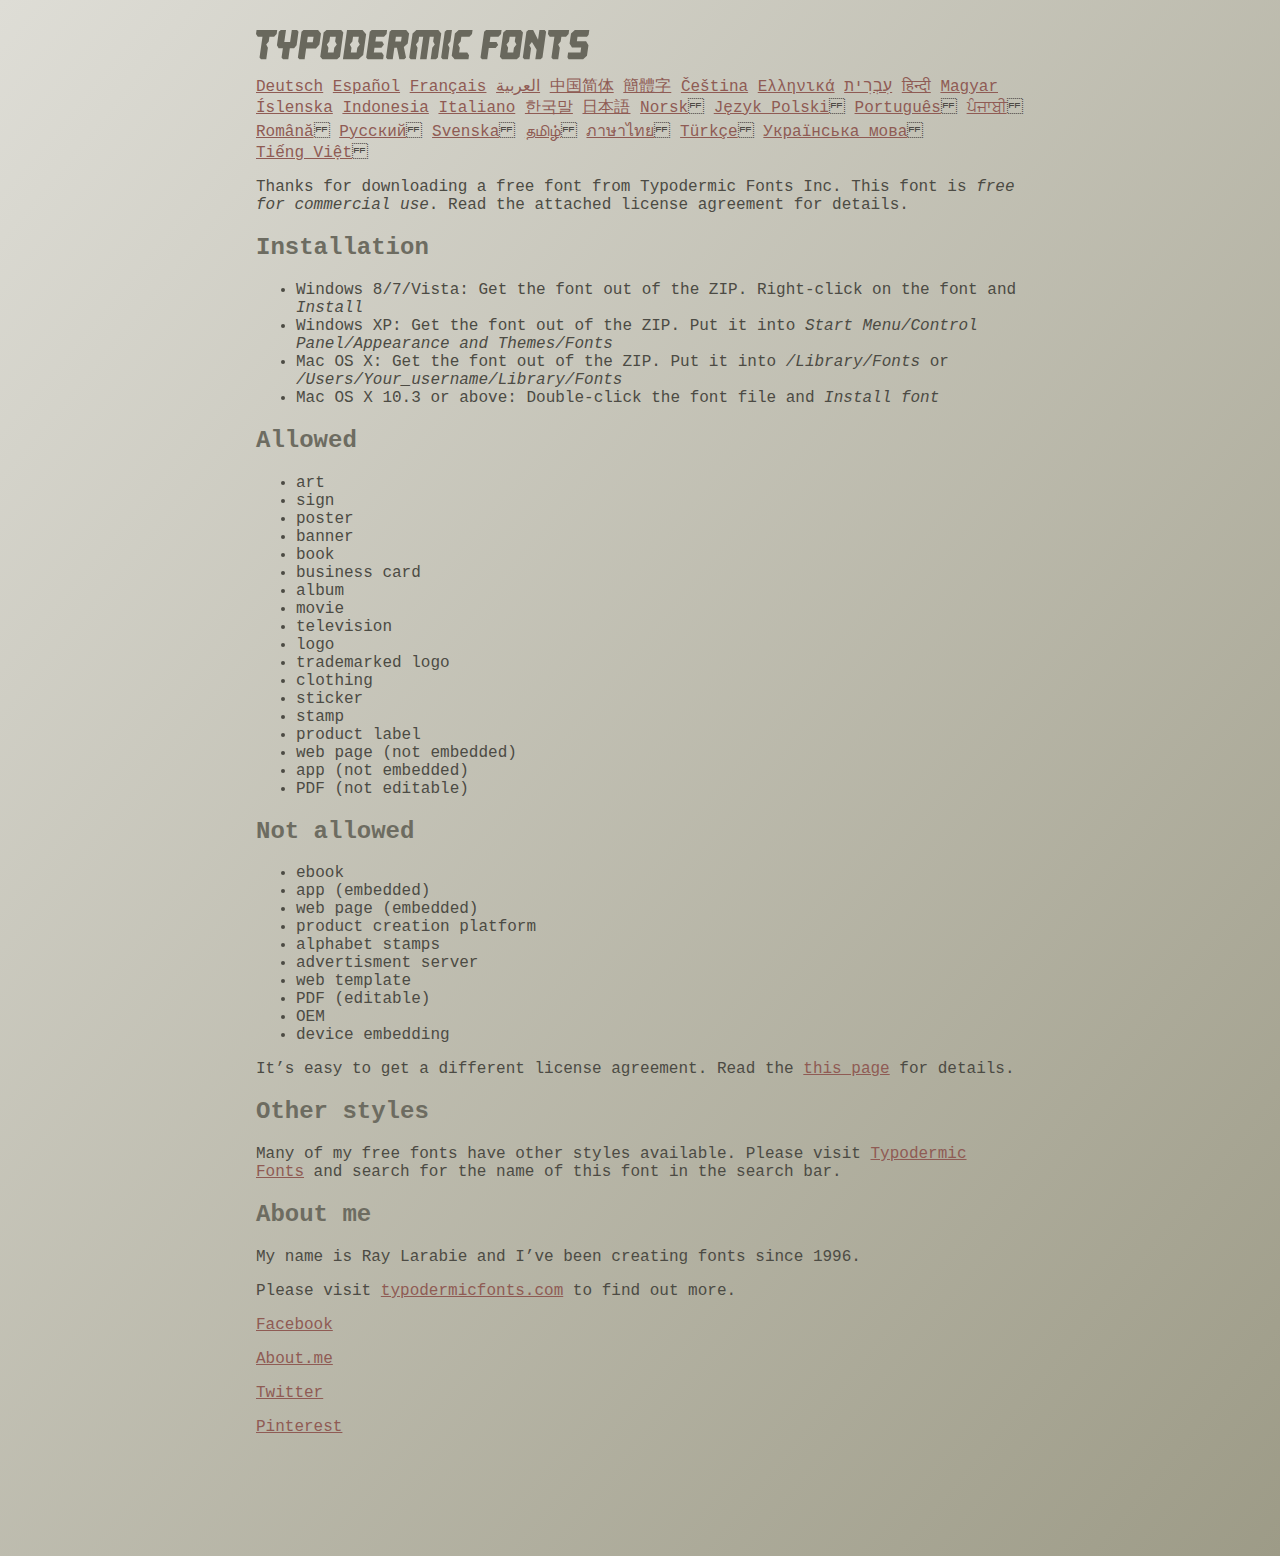
<file: nails_adaptive/fonts/good_times/read-this.html>
<head>
<meta http-equiv="Content-Type" content="text/html; charset=utf-8">
<title>Typodermic Fonts Inc. Freeware Font instructions 2014</title>
<style type="text/css">
body {
	margin:30px 20% 120px 20%;
	padding:0px;
	font-family:Consolas, Courier, sans-serif;
	color:#4c4b44;
	background-color:#c2c1b3;

/* IE10 Consumer Preview */ 
background-image: -ms-linear-gradient(top left, #DEDDD6 0%, #9D9B87 100%);

/* Mozilla Firefox */ 
background-image: -moz-linear-gradient(top left, #DEDDD6 0%, #9D9B87 100%);

/* Opera */ 
background-image: -o-linear-gradient(top left, #DEDDD6 0%, #9D9B87 100%);

/* Webkit (Safari/Chrome 10) */ 
background-image: -webkit-gradient(linear, left top, right bottom, color-stop(0, #DEDDD6), color-stop(1, #9D9B87));

/* Webkit (Chrome 11+) */ 
background-image: -webkit-linear-gradient(top left, #DEDDD6 0%, #9D9B87 100%);

/* W3C Markup, IE10 Release Preview */ 
background-image: linear-gradient(to bottom right, #DEDDD6 0%, #9D9B87 100%);

	}
h2 {color:#6d6c61;}
a {color:#8f5b54;}
a:hover {color:#ffffff; background-color:#9a998c;}
</style>
</head>

<body>

<svg width="350px" height="30px">
	<path fill="#69685D" d="M0,4.006L0.554,0h20.674l-0.553,4.006l-2.559,2.772h-4.688l-0.682,4.816l-2.515,3.026l1.663,3.07
		l-1.62,11.594H4.987l-1.448-1.79l2.94-20.716H1.791L0,4.006z"/>
	<path fill="#69685D" d="M35.8,0h5.285l1.408,1.791l-1.876,13.343l-2.515,3.111h-4.264l-1.534,11.04h-5.286l-1.449-1.79l1.322-9.25
		h-4.263l-1.705-3.111l1.875-13.343L24.76,0h5.242l-1.706,12.064h5.799L35.8,0z"/>
	<path fill="#69685D" d="M62.09,0l2.899,3.453L63.412,14.58l-3.496,3.962h-9.805l-1.491,10.742h-5.244l-1.493-1.79l3.625-25.704
		L47.469,0H62.09z M50.965,12.362h5.797l0.81-5.583h-5.799L50.965,12.362z"/>
	<path fill="#69685D" d="M64.256,26.642l3.367-24.041L70.523,0h14.664l2.132,2.601l-3.368,24.041l-2.856,2.643H66.431L64.256,26.642
		z M73.335,11.595l-2.514,3.026l1.663,3.07l-0.683,4.816H77.6l0.68-4.816l2.516-3.07l-1.663-3.026l0.681-4.816h-5.796L73.335,11.595
		z"/>
	<path fill="#69685D" d="M86.926,29.285L91.017,0h15.518l3.581,4.307l-2.899,20.673l-4.774,4.305H86.926z M96.345,11.595
		l-2.515,3.026l1.664,3.07l-0.683,4.816h5.798l0.681-4.816l2.516-3.07l-1.663-3.026l0.681-4.816h-5.796L96.345,11.595z"/>
	<path fill="#69685D" d="M127.114,29.285h-15.473l-1.492-1.79l3.624-25.704L115.731,0h15.389l-0.554,4.006l-2.557,2.772h-7.971
		l-0.684,4.816h6.906l1.662,3.026l-2.515,3.111h-6.905l-0.683,4.775h8.057l1.791,2.771L127.114,29.285z"/>
	<path fill="#69685D" d="M150.21,0l2.898,3.453l-1.405,9.977l-3.881,3.452l2.217,10.613l-1.748,1.79h-4.944l-2.387-11.553h-2.6
		l-1.622,11.553h-5.241l-1.493-1.79l3.624-25.704L135.588,0H150.21z M145.691,6.779h-5.796l-0.683,4.816h5.799L145.691,6.779z"/>
	<path fill="#69685D" d="M159.92,29.285h-5.242l-1.492-1.79l3.41-24.042L160.432,0h21.911l2.897,3.453l-3.409,24.042l-1.876,1.79
		h-5.284l1.617-11.594l2.517-3.07l-1.662-3.026l0.681-4.816h-4.092l-3.154,22.506h-6.522l3.155-22.506h-4.134l-0.683,4.816
		l-2.515,3.026l1.663,3.07L159.92,29.285z"/>
	<path fill="#69685D" d="M191.879,29.285h-5.244l-1.492-1.79l3.624-25.704L190.728,0h5.242l-1.619,11.595l-2.516,3.026l1.663,3.07
		L191.879,29.285z"/>
	<path fill="#69685D" d="M213.018,25.279l-0.554,4.006h-13.854l-2.899-3.494l3.156-22.338L202.702,0h13.854l-0.555,4.006
		l-2.558,2.772h-8.1l-0.683,4.816l-2.515,3.026l1.663,3.07l-0.683,4.816h8.1L213.018,25.279z"/>
	<path fill="#69685D" d="M226.007,29.285l-1.492-1.79l3.624-25.704L230.1,0h15.473l-0.554,4.006l-2.557,2.772h-8.058l-0.724,5.115
		h6.818l1.664,3.07l-2.557,3.11h-6.82l-1.535,11.211H226.007z"/>
	<path fill="#69685D" d="M243.903,26.642l3.368-24.041L250.17,0h14.663l2.131,2.601l-3.367,24.041l-2.855,2.643h-14.664
		L243.903,26.642z M252.983,11.595l-2.516,3.026l1.662,3.07l-0.681,4.816h5.796l0.684-4.816l2.515-3.07l-1.664-3.026l0.684-4.816
		h-5.798L252.983,11.595z"/>
	<path fill="#69685D" d="M280.639,19.822l-4.731-7.758l-2.516,3.069l1.662,3.069l-1.533,11.082h-5.244l-1.493-1.79l3.626-25.704
		L272.37,0h4.773l4.902,9.677L283.41,0h5.285l1.407,1.791l-3.623,25.704l-1.877,1.79h-5.285L280.639,19.822z"/>
	<path fill="#69685D" d="M291.926,4.006L292.48,0h20.674l-0.554,4.006l-2.557,2.772h-4.691l-0.681,4.816l-2.516,3.026l1.664,3.07
		l-1.621,11.594h-5.285l-1.451-1.79l2.942-20.716h-4.689L291.926,4.006z"/>
	<path fill="#69685D" d="M325.168,17.478h-9.209l-2.387-3.923l1.45-10.102L318.857,0h14.452l-0.682,4.86l-1.621,1.918h-9.506
		l-0.64,4.561h9.208l2.388,3.878l-1.493,10.572l-3.836,3.494h-14.579l-1.107-1.917l0.682-4.86h12.362L325.168,17.478z"/>
</svg>

<br>

<p translate="no">

<a href="http://translate.google.com/translate?hl=en&sl=en&tl=de&u=http://typodermicfonts.com/wp-content/uploads/2014/02/read-this.html&sandbox=0&usg=ALkJrhivq6___mill12Uw6fPvMWyJxstkw">Deutsch</a>

<a href="http://translate.google.com/translate?hl=en&sl=en&tl=es&u=http://typodermicfonts.com/wp-content/uploads/2014/02/read-this.html&sandbox=0&usg=ALkJrhjAt3cpinDeMTX6Ro8UcZFqaE8K5Q">Español</a>

<a href="http://translate.google.com/translate?hl=en&sl=en&tl=fr&u=http://typodermicfonts.com/wp-content/uploads/2014/02/read-this.html&sandbox=0&usg=ALkJrhjObLPhFyyhwigF-dBoOZ3eXYdDsw">Français</a>

<a href="http://translate.google.com/translate?hl=en&sl=en&tl=ar&u=http://typodermicfonts.com/wp-content/uploads/2014/02/read-this.html&sandbox=0&usg=ALkJrhg2hs-st3zodt-AjmoeuPHfyJsTEg">العربية</a>

<a href="http://translate.google.com/translate?hl=en&sl=en&tl=zh-CN&u=http://typodermicfonts.com/wp-content/uploads/2014/02/read-this.html&sandbox=0&usg=ALkJrhiilVnjG1Ks0DN7UyRqbKExhxAT-Q">中国简体</a>

<a href="http://translate.google.com/translate?hl=en&sl=en&tl=zh-TW&u=http://typodermicfonts.com/wp-content/uploads/2014/02/read-this.html&sandbox=0&usg=ALkJrhiSCPRAYToARlHI4kxIK9eCIFKQhw">簡體字</a>

<a href="http://translate.google.com/translate?hl=en&sl=en&tl=cs&u=http://typodermicfonts.com/wp-content/uploads/2014/02/read-this.html&sandbox=0&usg=ALkJrhj3z2HOOmCXLT-ApYW2SCeBvTGvTA">Čeština</a>

<a href="http://translate.google.com/translate?hl=en&sl=en&tl=el&u=http://typodermicfonts.com/wp-content/uploads/2014/02/read-this.html&sandbox=0&usg=ALkJrhhoORG-43TvZ2NVrll3T0oyOZE0VA">Ελληνικά</a>

<a href="http://translate.google.com/translate?hl=en&sl=en&tl=iw&u=http://typodermicfonts.com/wp-content/uploads/2014/02/read-this.html&sandbox=0&usg=ALkJrhiP4kLXdDxVNuV6-9tHJ8Tbt-1xKw">עִבְרִית</a>

<a href="http://translate.google.com/translate?hl=en&sl=en&tl=hi&u=http://typodermicfonts.com/wp-content/uploads/2014/02/read-this.html&sandbox=0&usg=ALkJrhhJmUufReWrMTSaGKPPOqV7q5jpGQ">हिन्दी</a>

<a href="http://translate.google.com/translate?hl=en&sl=en&tl=hu&u=http://typodermicfonts.com/wp-content/uploads/2014/02/read-this.html&sandbox=0&usg=ALkJrhgfcL_UwP3jkr6Vvq35rkhETFuTug">Magyar</a>

<a href="http://translate.google.com/translate?hl=en&sl=en&tl=is&u=http://typodermicfonts.com/wp-content/uploads/2014/02/read-this.html&sandbox=0&usg=ALkJrhjpK9lELyRP50Vv3RNgqCJDb6d-GQ">Íslenska</a>

<a href="http://translate.google.com/translate?hl=en&sl=en&tl=id&u=http://typodermicfonts.com/wp-content/uploads/2014/02/read-this.html&sandbox=0&usg=ALkJrhiExV3gmyXBUVqcwNiGiUWQSRrgIQ">Indonesia</a>

<a href="http://translate.google.com/translate?hl=en&sl=en&tl=it&u=http://typodermicfonts.com/wp-content/uploads/2014/02/read-this.html&sandbox=0&usg=ALkJrhgMr2_uulaLYRSFz8C34rtcbN6XEg">Italiano</a>

<a href="http://translate.google.com/translate?hl=en&sl=en&tl=ko&u=http://typodermicfonts.com/wp-content/uploads/2014/02/read-this.html&sandbox=0&usg=ALkJrhhl_nNXiOMIiBERq879UXH1XYfZGw">한국말</a>

<a href="http://translate.google.com/translate?hl=en&ie=UTF8&prev=_t&sl=en&tl=ja&u=http://typodermicfonts.com/wp-content/uploads/2014/02/read-this.html&sandbox=0&usg=ALkJrhi2FvSFgSUub72-Sq2moIRAosCiLA">日本語</a>

<a href="http://translate.google.com/translate?hl=en&sl=en&tl=no&u=http://typodermicfonts.com/wp-content/uploads/2014/02/read-this.html&sandbox=0&usg=ALkJrhhnf9AGd5hfxwA04e1w-tfYPha1ww">Norsk</a>
<a href="http://translate.google.com/translate?hl=en&sl=en&tl=pl&u=http://typodermicfonts.com/wp-content/uploads/2014/02/read-this.html&sandbox=0&usg=ALkJrhjZTe5eJRrZffLe0zgqEHPrMb8pOQ">Język&nbsp;Polski</a>
<a href="http://translate.google.com/translate?hl=en&sl=en&tl=pt-BR&u=http://typodermicfonts.com/wp-content/uploads/2014/02/read-this.html&sandbox=0&usg=ALkJrhg-zp3i6AcZCv02ONjZ5YvkcCFDBw">Português</a>
<a href="http://translate.google.com/translate?hl=en&sl=en&tl=pa&u=http://typodermicfonts.com/wp-content/uploads/2014/02/read-this.html&sandbox=0&usg=ALkJrhhPEMoYvW59_DJT7y6fxgG2IMh23A">ਪੰਜਾਬੀ</a>
<a href="http://translate.google.com/translate?hl=en&sl=en&tl=ro&u=http://typodermicfonts.com/wp-content/uploads/2014/02/read-this.html&sandbox=0&usg=ALkJrhgD0R8zxuQQh-YmFpQTJdvjhAYm2A">Română</a>
<a href="http://translate.google.com/translate?hl=en&sl=en&tl=ru&u=http://typodermicfonts.com/wp-content/uploads/2014/02/read-this.html&sandbox=0&usg=ALkJrhgI6c7Pd-FCcipT4xc2NPTefj5JJg">Русский</a>
<a href="http://translate.google.com/translate?hl=en&sl=en&tl=sv&u=http://typodermicfonts.com/wp-content/uploads/2014/02/read-this.html&sandbox=0&usg=ALkJrhhA8gW_-rjCbZQ5TK46zFMB3_StEQ">Svenska</a>
<a href="http://translate.google.com/translate?hl=en&sl=en&tl=ta&u=http://typodermicfonts.com/wp-content/uploads/2014/02/read-this.html&sandbox=0&usg=ALkJrhiwxxCEPzu3pHBXP-fbTZaOzYqe3g">தமிழ்</a>
<a href="http://translate.google.com/translate?hl=en&sl=en&tl=th&u=http://typodermicfonts.com/wp-content/uploads/2014/02/read-this.html&sandbox=0&usg=ALkJrhjP1N1DRUB1M81k5mi5KnRtt5C2-Q">ภาษาไทย</a>
<a href="http://translate.google.com/translate?hl=en&sl=en&tl=tr&u=http://typodermicfonts.com/wp-content/uploads/2014/02/read-this.html&sandbox=0&usg=ALkJrhiTYbD039OWznCcGyQnMy89_v-1gA">Türkçe</a>
<a href="http://translate.google.com/translate?hl=en&sl=en&tl=uk&u=http%3A%2F%2Ftypodermicfonts.com%2Fwp-content%2Fuploads%2F2014%2F02%2Fread-this.html">Українська&nbsp;мова</a>
<a href="http://translate.google.com/translate?hl=en&sl=en&tl=vi&u=http://typodermicfonts.com/wp-content/uploads/2014/02/read-this.html&sandbox=0&usg=ALkJrhirTQPOLCZognLpxOvJQT_158y07A">Tiếng&nbsp;Việt</a>
</p>


<p>Thanks for downloading a free font from <span translate="no">Typodermic Fonts Inc.</span> This font is <em>free for commercial use</em>. Read the attached license agreement for details.</p>


<h2>Installation</h2>

<ul>
<li>Windows 8/7/Vista: Get the font out of the ZIP. Right-click on the font and <em>Install</em>
<li>Windows XP: Get the font out of the ZIP. Put it into <cite translate="no">Start Menu/Control Panel/Appearance and Themes/Fonts</cite>
<li>Mac OS X: Get the font out of the ZIP. Put it into <cite translate="no">/Library/Fonts</cite> or <cite translate="no">/Users/Your_username/Library/Fonts</cite>
<li>Mac OS X 10.3 or above: Double-click the font file and <em>Install font</em>
</ul>


<h2>Allowed</h2>

<ul>
<li>art
<li>sign
<li>poster
<li>banner
<li>book
<li>business card
<li>album
<li>movie
<li>television
<li>logo
<li>trademarked logo
<li>clothing
<li>sticker
<li>stamp
<li>product label
<li>web page (not embedded)
<li>app (not embedded)
<li>PDF (not editable)
</ul>

<h2>Not allowed</h2>

<ul>
<li>ebook
<li>app (embedded)
<li>web page (embedded)
<li>product creation platform
<li>alphabet stamps
<li>advertisment server
<li>web template
<li>PDF (editable)
<li>OEM
<li>device embedding
</ul>

<p>It&rsquo;s easy to get a different license agreement. Read the <a href="http://typodermicfonts.com/custom/">this page</a> for details.</p>

<h2>Other styles</h2>

<p>Many of my free fonts have other styles available. Please visit <a href="http://typodermicfonts.com">Typodermic Fonts</a> and search for the name of this font in the search bar.</p>


<h2>About me</h2>

<p>My name is <span translate="no">Ray Larabie</span> and I&rsquo;ve been creating fonts since 1996.</p>

<p>Please visit <a href="http://typodermicfonts.com">typodermicfonts.com</a> to find out more.</p>

<p translate="no"><a href="https://www.facebook.com/pages/Typodermic-Fonts/7153899975">Facebook</a></p>
<p translate="no"><a href="http://about.me/raylarabie/#">About.me</a></p>
<p translate="no"><p><a href="https://twitter.com/typodermic">Twitter</a></p>
<p translate="no"><p><a href="http://www.pinterest.com/plywood747/">Pinterest</a></p>

</body>
</file>
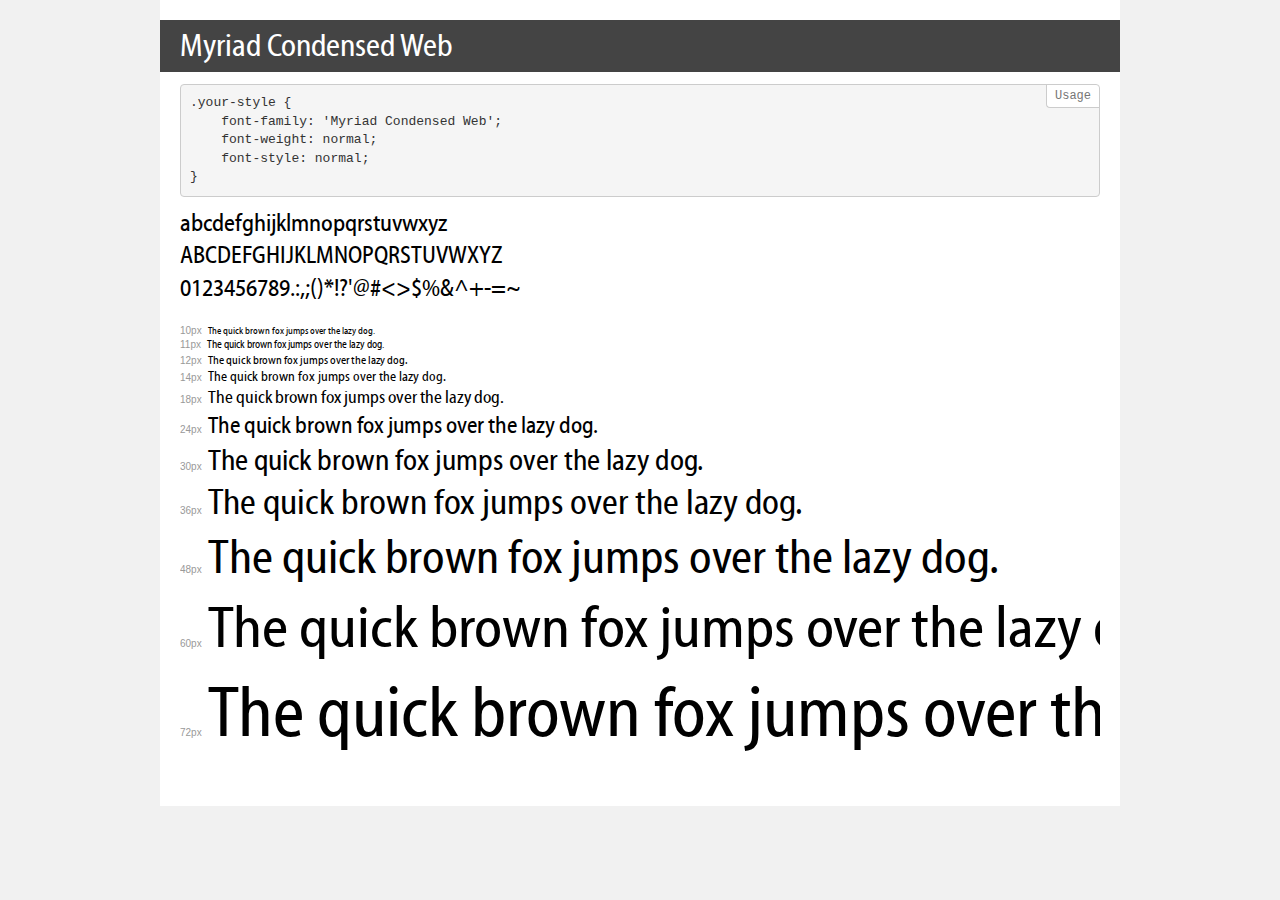
<file: uralconstract_static/fonts/MyriadCondensedWeb/demo.html>
<!DOCTYPE html>
<html>
<head>
    <meta charset="utf-8">
    <meta http-equiv="X-UA-Compatible" content="IE=edge">
    <meta name="viewport" content="width=device-width, initial-scale=1">
    <meta name="robots" content="noindex, noarchive">
    <meta name="format-detection" content="telephone=no">
    <title>Transfonter demo</title>
    <link href="stylesheet.css" rel="stylesheet">
    <style>
        /*
        http://meyerweb.com/eric/tools/css/reset/
        v2.0 | 20110126
        License: none (public domain)
        */
        html, body, div, span, applet, object, iframe,
        h1, h2, h3, h4, h5, h6, p, blockquote, pre,
        a, abbr, acronym, address, big, cite, code,
        del, dfn, em, img, ins, kbd, q, s, samp,
        small, strike, strong, sub, sup, tt, var,
        b, u, i, center,
        dl, dt, dd, ol, ul, li,
        fieldset, form, label, legend,
        table, caption, tbody, tfoot, thead, tr, th, td,
        article, aside, canvas, details, embed,
        figure, figcaption, footer, header, hgroup,
        menu, nav, output, ruby, section, summary,
        time, mark, audio, video {
            margin: 0;
            padding: 0;
            border: 0;
            font-size: 100%;
            font: inherit;
            vertical-align: baseline;
        }
        /* HTML5 display-role reset for older browsers */
        article, aside, details, figcaption, figure,
        footer, header, hgroup, menu, nav, section {
            display: block;
        }
        body {
            line-height: 1;
        }
        ol, ul {
            list-style: none;
        }
        blockquote, q {
            quotes: none;
        }
        blockquote:before, blockquote:after,
        q:before, q:after {
            content: '';
            content: none;
        }
        table {
            border-collapse: collapse;
            border-spacing: 0;
        }
        /* common styles */
        body {
            background: #f1f1f1;
            color: #000;
        }
        .page {
            background: #fff;
            width: 920px;
            margin: 0 auto;
            padding: 20px 20px 0 20px;
            overflow: hidden;
        }
        .font-container {
            overflow-x: auto;
            overflow-y: hidden;
            margin-bottom: 40px;
            line-height: 1.3;
            white-space: nowrap;
            padding-bottom: 5px;
        }
        h1 {
            position: relative;
            background: #444;
            font-size: 32px;
            color: #fff;
            padding: 10px 20px;
            margin: 0 -20px 12px -20px;
        }
        .letters {
            font-size: 25px;
            margin-bottom: 20px;
        }
        .s10:before {
            content: '10px';
        }
        .s11:before {
            content: '11px';
        }
        .s12:before {
            content: '12px';
        }
        .s14:before {
            content: '14px';
        }
        .s18:before {
            content: '18px';
        }
        .s24:before {
            content: '24px';
        }
        .s30:before {
            content: '30px';
        }
        .s36:before {
            content: '36px';
        }
        .s48:before {
            content: '48px';
        }
        .s60:before {
            content: '60px';
        }
        .s72:before {
            content: '72px';
        }
        .s10:before, .s11:before, .s12:before, .s14:before,
        .s18:before, .s24:before, .s30:before, .s36:before,
        .s48:before, .s60:before, .s72:before {
            font-family: Arial, sans-serif;
            font-size: 10px;
            font-weight: normal;
            font-style: normal;
            color: #999;
            padding-right: 6px;
        }
        pre {
            display: block;
            position: relative;
            padding: 9px;
            margin: 0 0 10px;
            font-family: Monaco, Menlo, Consolas, "Courier New", monospace !important;
            font-size: 13px;
            line-height: 1.428571429;
            color: #333;
            font-weight: normal !important;
            font-style: normal !important;
            background-color: #f5f5f5;
            border: 1px solid #ccc;
            overflow-x: auto;
            border-radius: 4px;
        }
        pre:after {
            display: block;
            position: absolute;
            right: 0;
            top: 0;
            content: 'Usage';
            line-height: 1;
            padding: 5px 8px;
            font-size: 12px;
            color: #767676;
            background-color: #fff;
            border: 1px solid #ccc;
            border-right: none;
            border-top: none;
            border-radius: 0 4px 0 4px;
            z-index: 10;
        }
        /* responsive */
        @media (max-width: 959px) {
            .page {
                width: auto;
                margin: 0;
            }
        }
    </style>
</head>
<body>
<div class="page">
    <div class="demo" style="font-family: 'Myriad Condensed Web'; font-weight: normal; font-style: normal;">
        <h1>Myriad Condensed Web</h1>
        <pre>.your-style {
    font-family: 'Myriad Condensed Web';
    font-weight: normal;
    font-style: normal;
}</pre>
        <div class="font-container">
            <p class="letters">
                abcdefghijklmnopqrstuvwxyz<br>
ABCDEFGHIJKLMNOPQRSTUVWXYZ<br>
                0123456789.:,;()*!?'@#<>$%&^+-=~
            </p>
            <p class="s10" style="font-size: 10px;">The quick brown fox jumps over the lazy dog.</p>
            <p class="s11" style="font-size: 11px;">The quick brown fox jumps over the lazy dog.</p>
            <p class="s12" style="font-size: 12px;">The quick brown fox jumps over the lazy dog.</p>
            <p class="s14" style="font-size: 14px;">The quick brown fox jumps over the lazy dog.</p>
            <p class="s18" style="font-size: 18px;">The quick brown fox jumps over the lazy dog.</p>
            <p class="s24" style="font-size: 24px;">The quick brown fox jumps over the lazy dog.</p>
            <p class="s30" style="font-size: 30px;">The quick brown fox jumps over the lazy dog.</p>
            <p class="s36" style="font-size: 36px;">The quick brown fox jumps over the lazy dog.</p>
            <p class="s48" style="font-size: 48px;">The quick brown fox jumps over the lazy dog.</p>
            <p class="s60" style="font-size: 60px;">The quick brown fox jumps over the lazy dog.</p>
            <p class="s72" style="font-size: 72px;">The quick brown fox jumps over the lazy dog.</p>
        </div>
    </div>
</div>
</body>
</html>
</file>
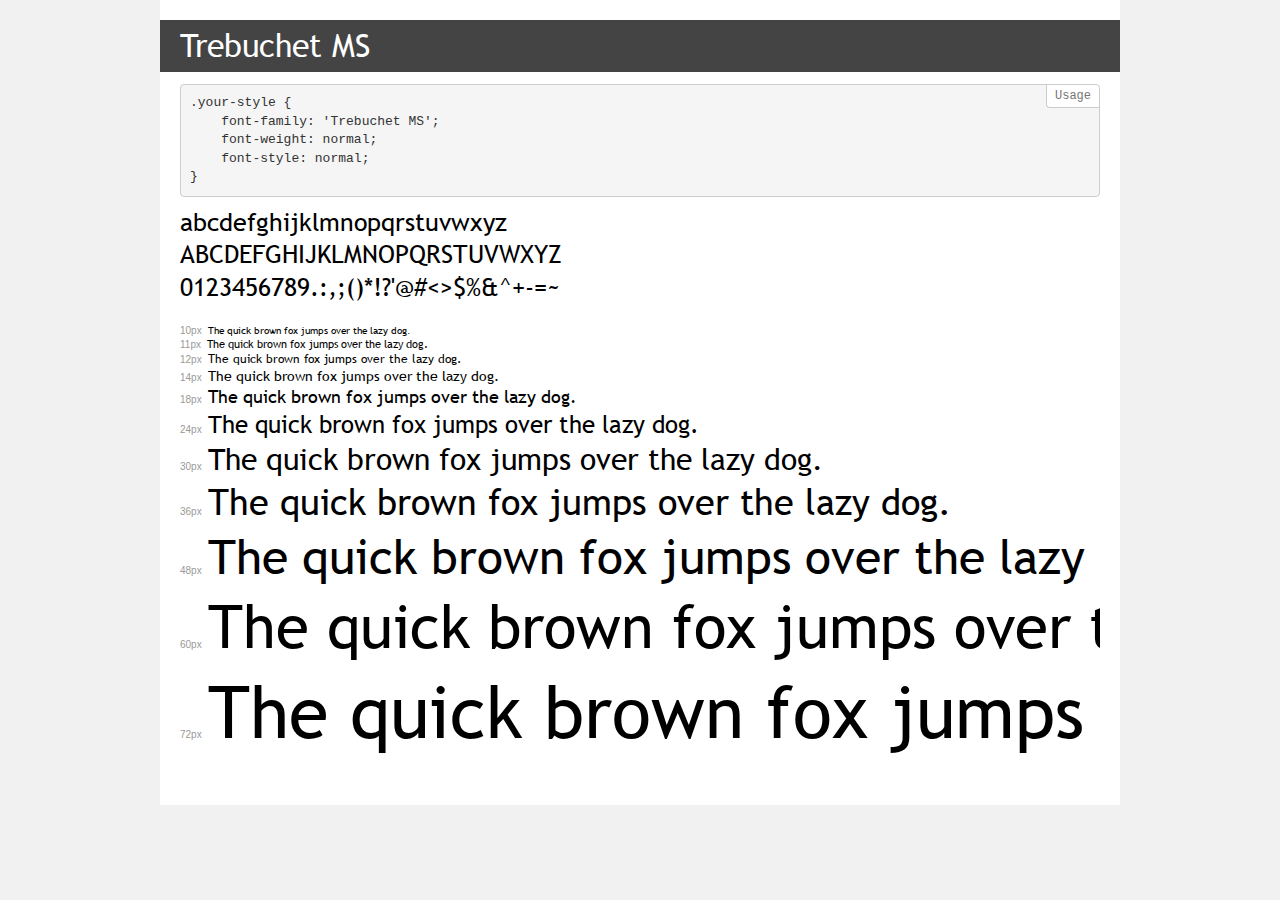
<file: uralconstract_static/fonts/treb/demo.html>
<!DOCTYPE html>
<html>
<head>
    <meta charset="utf-8">
    <meta http-equiv="X-UA-Compatible" content="IE=edge">
    <meta name="viewport" content="width=device-width, initial-scale=1">
    <meta name="robots" content="noindex, noarchive">
    <meta name="format-detection" content="telephone=no">
    <title>Transfonter demo</title>
    <link href="stylesheet.css" rel="stylesheet">
    <style>
        /*
        http://meyerweb.com/eric/tools/css/reset/
        v2.0 | 20110126
        License: none (public domain)
        */
        html, body, div, span, applet, object, iframe,
        h1, h2, h3, h4, h5, h6, p, blockquote, pre,
        a, abbr, acronym, address, big, cite, code,
        del, dfn, em, img, ins, kbd, q, s, samp,
        small, strike, strong, sub, sup, tt, var,
        b, u, i, center,
        dl, dt, dd, ol, ul, li,
        fieldset, form, label, legend,
        table, caption, tbody, tfoot, thead, tr, th, td,
        article, aside, canvas, details, embed,
        figure, figcaption, footer, header, hgroup,
        menu, nav, output, ruby, section, summary,
        time, mark, audio, video {
            margin: 0;
            padding: 0;
            border: 0;
            font-size: 100%;
            font: inherit;
            vertical-align: baseline;
        }
        /* HTML5 display-role reset for older browsers */
        article, aside, details, figcaption, figure,
        footer, header, hgroup, menu, nav, section {
            display: block;
        }
        body {
            line-height: 1;
        }
        ol, ul {
            list-style: none;
        }
        blockquote, q {
            quotes: none;
        }
        blockquote:before, blockquote:after,
        q:before, q:after {
            content: '';
            content: none;
        }
        table {
            border-collapse: collapse;
            border-spacing: 0;
        }
        /* common styles */
        body {
            background: #f1f1f1;
            color: #000;
        }
        .page {
            background: #fff;
            width: 920px;
            margin: 0 auto;
            padding: 20px 20px 0 20px;
            overflow: hidden;
        }
        .font-container {
            overflow-x: auto;
            overflow-y: hidden;
            margin-bottom: 40px;
            line-height: 1.3;
            white-space: nowrap;
            padding-bottom: 5px;
        }
        h1 {
            position: relative;
            background: #444;
            font-size: 32px;
            color: #fff;
            padding: 10px 20px;
            margin: 0 -20px 12px -20px;
        }
        .letters {
            font-size: 25px;
            margin-bottom: 20px;
        }
        .s10:before {
            content: '10px';
        }
        .s11:before {
            content: '11px';
        }
        .s12:before {
            content: '12px';
        }
        .s14:before {
            content: '14px';
        }
        .s18:before {
            content: '18px';
        }
        .s24:before {
            content: '24px';
        }
        .s30:before {
            content: '30px';
        }
        .s36:before {
            content: '36px';
        }
        .s48:before {
            content: '48px';
        }
        .s60:before {
            content: '60px';
        }
        .s72:before {
            content: '72px';
        }
        .s10:before, .s11:before, .s12:before, .s14:before,
        .s18:before, .s24:before, .s30:before, .s36:before,
        .s48:before, .s60:before, .s72:before {
            font-family: Arial, sans-serif;
            font-size: 10px;
            font-weight: normal;
            font-style: normal;
            color: #999;
            padding-right: 6px;
        }
        pre {
            display: block;
            position: relative;
            padding: 9px;
            margin: 0 0 10px;
            font-family: Monaco, Menlo, Consolas, "Courier New", monospace !important;
            font-size: 13px;
            line-height: 1.428571429;
            color: #333;
            font-weight: normal !important;
            font-style: normal !important;
            background-color: #f5f5f5;
            border: 1px solid #ccc;
            overflow-x: auto;
            border-radius: 4px;
        }
        pre:after {
            display: block;
            position: absolute;
            right: 0;
            top: 0;
            content: 'Usage';
            line-height: 1;
            padding: 5px 8px;
            font-size: 12px;
            color: #767676;
            background-color: #fff;
            border: 1px solid #ccc;
            border-right: none;
            border-top: none;
            border-radius: 0 4px 0 4px;
            z-index: 10;
        }
        /* responsive */
        @media (max-width: 959px) {
            .page {
                width: auto;
                margin: 0;
            }
        }
    </style>
</head>
<body>
<div class="page">
    <div class="demo" style="font-family: 'Trebuchet MS'; font-weight: normal; font-style: normal;">
        <h1>Trebuchet MS</h1>
        <pre>.your-style {
    font-family: 'Trebuchet MS';
    font-weight: normal;
    font-style: normal;
}</pre>
        <div class="font-container">
            <p class="letters">
                abcdefghijklmnopqrstuvwxyz<br>
ABCDEFGHIJKLMNOPQRSTUVWXYZ<br>
                0123456789.:,;()*!?'@#<>$%&^+-=~
            </p>
            <p class="s10" style="font-size: 10px;">The quick brown fox jumps over the lazy dog.</p>
            <p class="s11" style="font-size: 11px;">The quick brown fox jumps over the lazy dog.</p>
            <p class="s12" style="font-size: 12px;">The quick brown fox jumps over the lazy dog.</p>
            <p class="s14" style="font-size: 14px;">The quick brown fox jumps over the lazy dog.</p>
            <p class="s18" style="font-size: 18px;">The quick brown fox jumps over the lazy dog.</p>
            <p class="s24" style="font-size: 24px;">The quick brown fox jumps over the lazy dog.</p>
            <p class="s30" style="font-size: 30px;">The quick brown fox jumps over the lazy dog.</p>
            <p class="s36" style="font-size: 36px;">The quick brown fox jumps over the lazy dog.</p>
            <p class="s48" style="font-size: 48px;">The quick brown fox jumps over the lazy dog.</p>
            <p class="s60" style="font-size: 60px;">The quick brown fox jumps over the lazy dog.</p>
            <p class="s72" style="font-size: 72px;">The quick brown fox jumps over the lazy dog.</p>
        </div>
    </div>
</div>
</body>
</html>
</file>
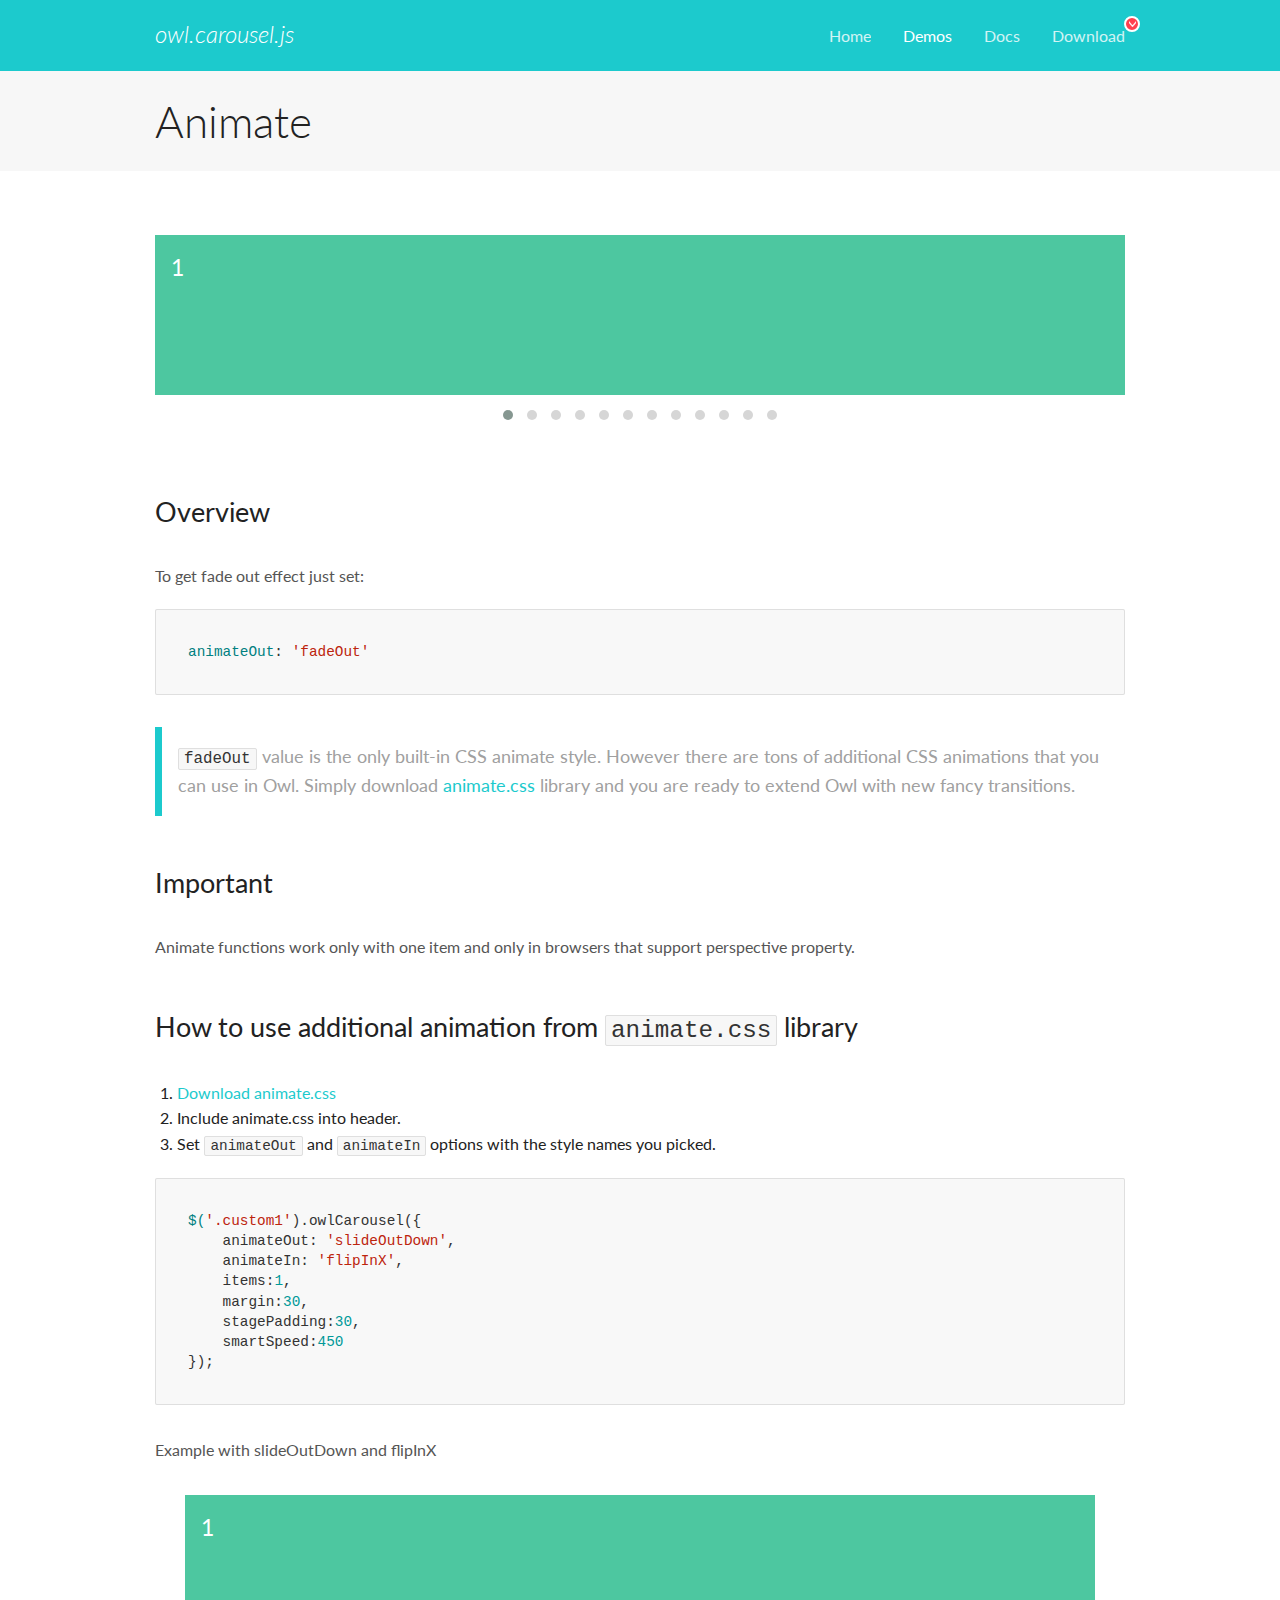
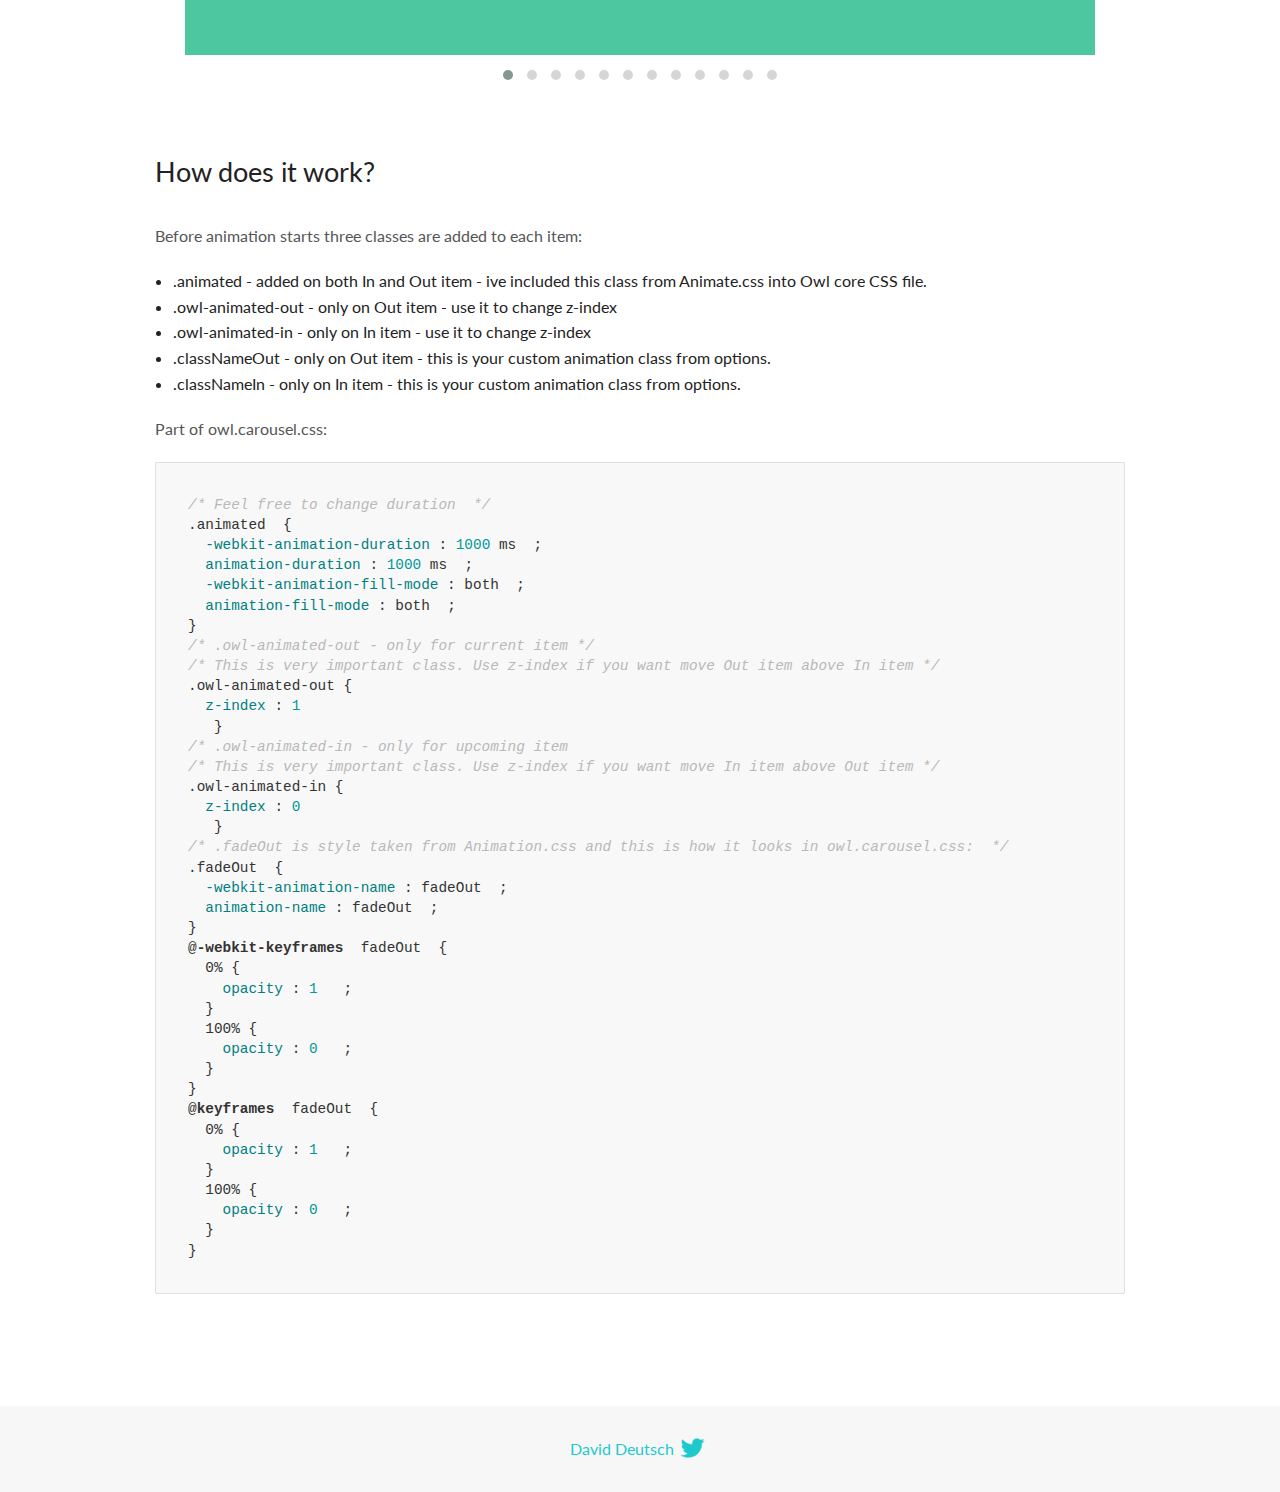
<file: fly-studio_bootstrap/owl_carousel/docs/demos/animate.html>
<!DOCTYPE html>
<html lang="en">
  <head>

    <!-- head -->
    <meta charset="utf-8">
    <meta name="msapplication-tap-highlight" content="no" />
    <meta name="viewport" content="width=device-width, initial-scale=1.0" />
    <meta name="description" content="Animate carousel">
    <meta name="author" content="David Deutsch">
    <title>
      Animate Demo | Owl Carousel | 2.3.4
    </title>

    <!-- Stylesheets -->
    <link href='https://fonts.googleapis.com/css?family=Lato:300,400,700,400italic,300italic' rel='stylesheet' type='text/css'>
    <link rel="stylesheet" href="../assets/css/docs.theme.min.css">

    <!-- Owl Stylesheets -->
    <link rel="stylesheet" href="../assets/owlcarousel/assets/owl.carousel.min.css">
    <link rel="stylesheet" href="../assets/owlcarousel/assets/owl.theme.default.min.css">

    <!-- HTML5 shim and Respond.js IE8 support of HTML5 elements and media queries -->

    <!--[if lt IE 9]>
      <script src="https://oss.maxcdn.com/libs/html5shiv/3.7.0/html5shiv.js"></script>
      <script src="https://oss.maxcdn.com/libs/respond.js/1.3.0/respond.min.js"></script>
    <![endif]-->

    <!-- Favicons -->
    <link rel="apple-touch-icon-precomposed" sizes="144x144" href="../assets/ico/apple-touch-icon-144-precomposed.png">
    <link rel="shortcut icon" href="../assets/ico/favicon.png">
    <link rel="shortcut icon" href="favicon.ico">

    <!-- Yeah i know js should not be in header. Its required for demos.-->

    <!-- javascript -->
    <script src="../assets/vendors/jquery.min.js"></script>
    <script src="../assets/owlcarousel/owl.carousel.js"></script>
  </head>
  <body>

    <!-- header -->
    <header class="header">
      <div class="row">
        <div class="large-12 columns">
          <div class="brand left">
            <h3>
              <a href="/OwlCarousel2/">owl.carousel.js</a> 
            </h3>
          </div>
          <a id="toggle-nav" class="right">
            <span></span> <span></span> <span></span> 
          </a> 
          <div class="nav-bar">
            <ul class="clearfix">
              <li> <a href="/OwlCarousel2/index.html">Home</a>  </li>
              <li class="active">
                <a href="/OwlCarousel2/demos/demos.html">Demos</a> 
              </li>
              <li> <a href="/OwlCarousel2/docs/started-welcome.html">Docs</a>  </li>
              <li>
                <a href="https://github.com/OwlCarousel2/OwlCarousel2/archive/2.3.4.zip">Download</a> 
                <span class="download"></span> 
              </li>
            </ul>
          </div>
        </div>
      </div>
    </header>

    <!-- title -->
    <section class="title">
      <div class="row">
        <div class="large-12 columns">
          <h1>Animate</h1>
        </div>
      </div>
    </section>

    <!--  Demos -->
    <section id="demos">
      <div class="row">
        <div class="large-12 columns">
          <div class="fadeOut owl-carousel owl-theme">
            <div class="item">
              <h4>1</h4>
            </div>
            <div class="item">
              <h4>2</h4>
            </div>
            <div class="item">
              <h4>3</h4>
            </div>
            <div class="item">
              <h4>4</h4>
            </div>
            <div class="item">
              <h4>5</h4>
            </div>
            <div class="item">
              <h4>6</h4>
            </div>
            <div class="item">
              <h4>7</h4>
            </div>
            <div class="item">
              <h4>8</h4>
            </div>
            <div class="item">
              <h4>9</h4>
            </div>
            <div class="item">
              <h4>10</h4>
            </div>
            <div class="item">
              <h4>11</h4>
            </div>
            <div class="item">
              <h4>12</h4>
            </div>
          </div>
          <h3 id="overview">Overview</h3>
          <p>To get fade out effect just set:</p>
          <pre><code>animateOut: &#39;fadeOut&#39;</code></pre>
          <blockquote>
            <p><code>fadeOut</code> value is the only built-in CSS animate style. However there are tons of additional CSS animations that you can use in Owl. Simply download
              <a href="https://daneden.github.io/animate.css/">animate.css</a>  library and you are ready to extend Owl with new fancy transitions.</p>
          </blockquote>
          <h3 id="important">Important</h3>
          <p>Animate functions work only with one item and only in browsers that support perspective property.</p>
          <h3 id="how-to-use-additional-animation-from-animate-css-library">How to use additional animation from <code>animate.css</code> library</h3>
          <ol>
            <li> <a href="https://daneden.github.io/animate.css/">Download animate.css</a>  </li>
            <li>Include animate.css into header.</li>
            <li>Set <code>animateOut</code> and <code>animateIn</code> options with the style names you picked.</li>
          </ol>
          <pre><code>$(&#39;.custom1&#39;).owlCarousel({
    animateOut: &#39;slideOutDown&#39;,
    animateIn: &#39;flipInX&#39;,
    items:1,
    margin:30,
    stagePadding:30,
    smartSpeed:450
});</code></pre>
          <p>Example with slideOutDown and flipInX</p>
          <div class="custom1 owl-carousel owl-theme">
            <div class="item">
              <h4>1</h4>
            </div>
            <div class="item">
              <h4>2</h4>
            </div>
            <div class="item">
              <h4>3</h4>
            </div>
            <div class="item">
              <h4>4</h4>
            </div>
            <div class="item">
              <h4>5</h4>
            </div>
            <div class="item">
              <h4>6</h4>
            </div>
            <div class="item">
              <h4>7</h4>
            </div>
            <div class="item">
              <h4>8</h4>
            </div>
            <div class="item">
              <h4>9</h4>
            </div>
            <div class="item">
              <h4>10</h4>
            </div>
            <div class="item">
              <h4>11</h4>
            </div>
            <div class="item">
              <h4>12</h4>
            </div>
          </div>
          <h3 id="how-does-it-work-">How does it work?</h3>
          <p>Before animation starts three classes are added to each item:</p>
          <ul>
            <li>.animated - added on both In and Out item - ive included this class from Animate.css into Owl core CSS file.</li>
            <li>.owl-animated-out - only on Out item - use it to change z-index</li>
            <li>.owl-animated-in - only on In item - use it to change z-index</li>
            <li>.classNameOut - only on Out item - this is your custom animation class from options.</li>
            <li>.classNameIn - only on In item - this is your custom animation class from options.</li>
          </ul>
          <p>Part of owl.carousel.css:</p>
          <pre><code class="language-css"><span class="comment">/* Feel free to change duration  */</span> 
<span class="class">.animated</span>  <span class="rules">{
  <span class="rule"><span class="attribute">-webkit-animation-duration</span> :<span class="value"> <span class="number">1000</span> ms</span> </span> ;
  <span class="rule"><span class="attribute">animation-duration</span> :<span class="value"> <span class="number">1000</span> ms</span> </span> ;
  <span class="rule"><span class="attribute">-webkit-animation-fill-mode</span> :<span class="value"> both</span> </span> ;
  <span class="rule"><span class="attribute">animation-fill-mode</span> :<span class="value"> both</span> </span> ;
<span class="rule">}</span> </span> 
<span class="comment">/* .owl-animated-out - only for current item */</span> 
<span class="comment">/* This is very important class. Use z-index if you want move Out item above In item */</span> 
<span class="class">.owl-animated-out</span> <span class="rules">{
  <span class="rule"><span class="attribute">z-index</span> :<span class="value"> <span class="number">1</span> 
</span> </span> </span> }
<span class="comment">/* .owl-animated-in - only for upcoming item
/* This is very important class. Use z-index if you want move In item above Out item */</span> 
<span class="class">.owl-animated-in</span> <span class="rules">{
  <span class="rule"><span class="attribute">z-index</span> :<span class="value"> <span class="number">0</span> 
</span> </span> </span> }
<span class="comment">/* .fadeOut is style taken from Animation.css and this is how it looks in owl.carousel.css:  */</span> 
<span class="class">.fadeOut</span>  <span class="rules">{
  <span class="rule"><span class="attribute">-webkit-animation-name</span> :<span class="value"> fadeOut</span> </span> ;
  <span class="rule"><span class="attribute">animation-name</span> :<span class="value"> fadeOut</span> </span> ;
<span class="rule">}</span> </span> 
<span class="at_rule">@<span class="keyword">-webkit-keyframes</span>  fadeOut </span> {
  0% <span class="rules">{
    <span class="rule"><span class="attribute">opacity</span> :<span class="value"> <span class="number">1</span> </span> </span> ;
  <span class="rule">}</span> </span> 
  100% <span class="rules">{
    <span class="rule"><span class="attribute">opacity</span> :<span class="value"> <span class="number">0</span> </span> </span> ;
  <span class="rule">}</span> </span> 
}
<span class="at_rule">@<span class="keyword">keyframes</span>  fadeOut </span> {
  0% <span class="rules">{
    <span class="rule"><span class="attribute">opacity</span> :<span class="value"> <span class="number">1</span> </span> </span> ;
  <span class="rule">}</span> </span> 
  100% <span class="rules">{
    <span class="rule"><span class="attribute">opacity</span> :<span class="value"> <span class="number">0</span> </span> </span> ;
  <span class="rule">}</span> </span> 
}</code></pre>
          <link rel="stylesheet" href="../assets/css/animate.css">
          <script>
            jQuery(document).ready(function($) {
              $('.fadeOut').owlCarousel({
                items: 1,
                animateOut: 'fadeOut',
                loop: true,
                margin: 10,
              });
              $('.custom1').owlCarousel({
                animateOut: 'slideOutDown',
                animateIn: 'flipInX',
                items: 1,
                margin: 30,
                stagePadding: 30,
                smartSpeed: 450
              });
            });
          </script>
        </div>
      </div>
    </section>

    <!-- footer -->
    <footer class="footer">
      <div class="row">
        <div class="large-12 columns">
          <h5>
            <a href="/OwlCarousel2/docs/support-contact.html">David Deutsch</a> 
            <a id="custom-tweet-button" href="https://twitter.com/share?url=https://github.com/OwlCarousel2/OwlCarousel2&text=Owl Carousel - This is so awesome! " target="_blank"></a> 
          </h5>
        </div>
      </div>
    </footer>

    <!-- vendors -->
    <script src="../assets/vendors/highlight.js"></script>
    <script src="../assets/js/app.js"></script>
  </body>
</html>
</file>
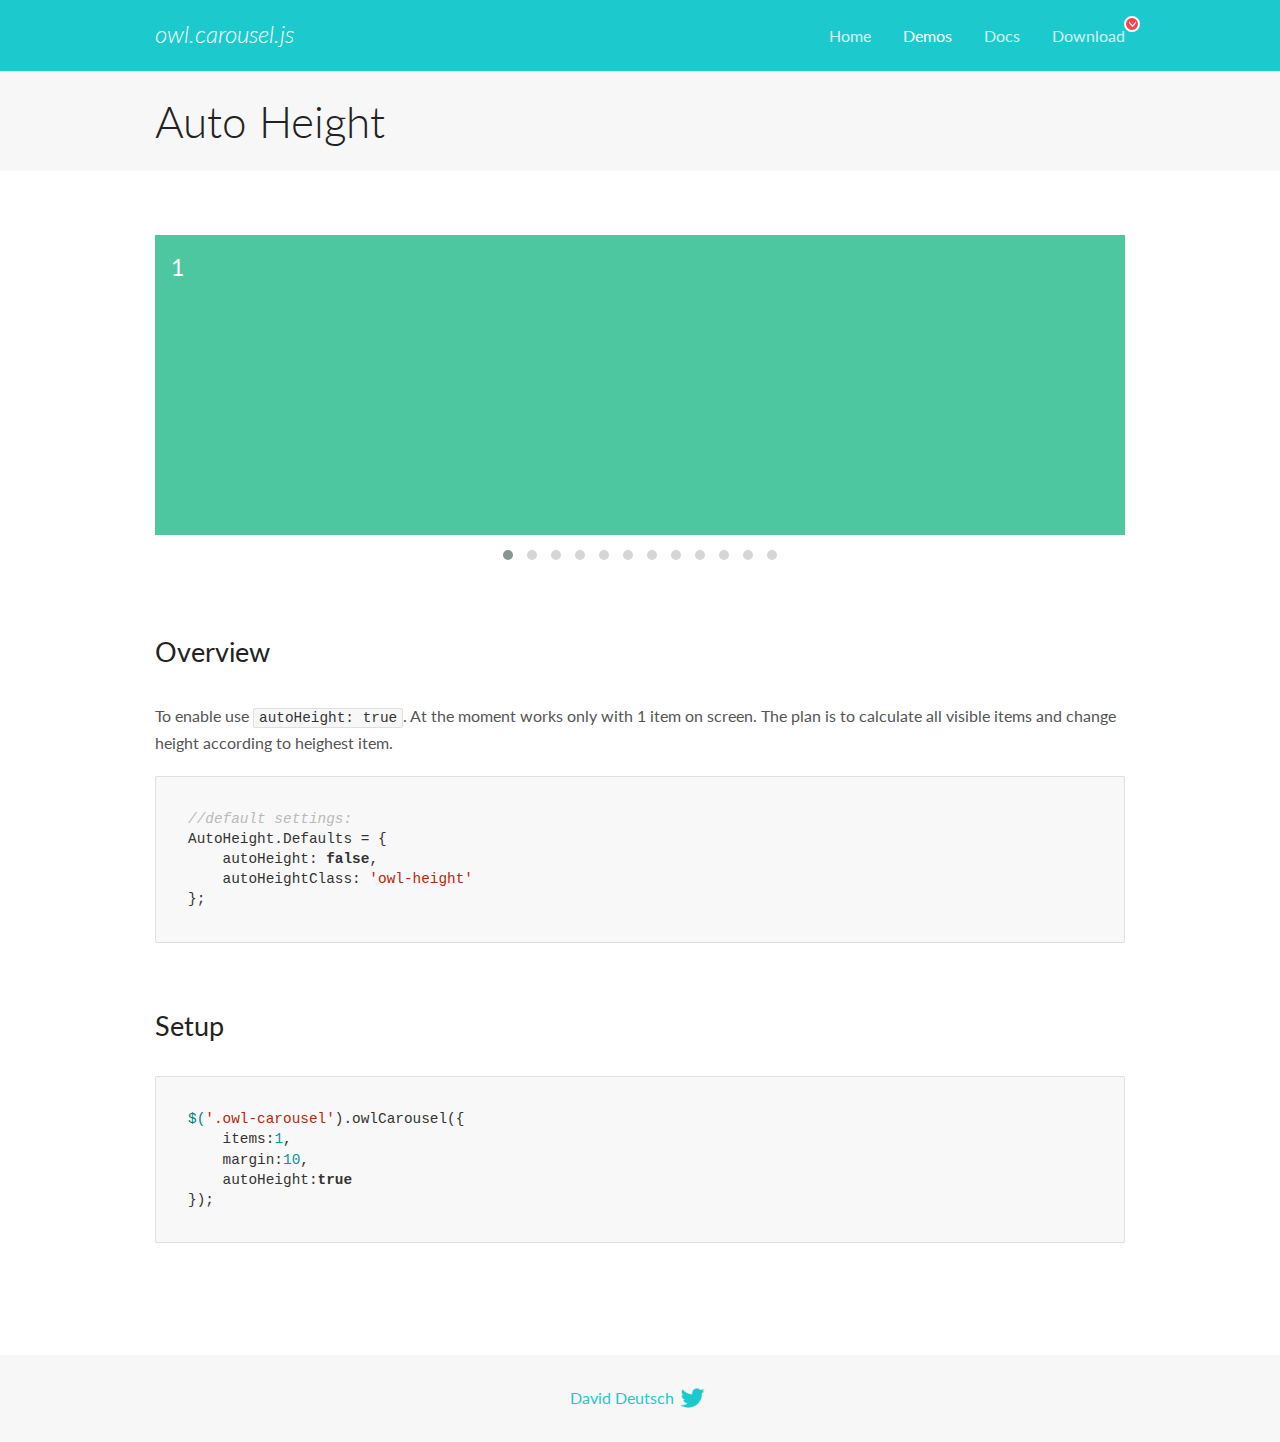
<file: fly-studio_bootstrap/owl_carousel/docs/demos/autoheight.html>
<!DOCTYPE html>
<html lang="en">
  <head>

    <!-- head -->
    <meta charset="utf-8">
    <meta name="msapplication-tap-highlight" content="no" />
    <meta name="viewport" content="width=device-width, initial-scale=1.0" />
    <meta name="description" content="autoHeight usage demo">
    <meta name="author" content="David Deutsch">
    <title>
      Auto Height Demo | Owl Carousel | 2.3.4
    </title>

    <!-- Stylesheets -->
    <link href='https://fonts.googleapis.com/css?family=Lato:300,400,700,400italic,300italic' rel='stylesheet' type='text/css'>
    <link rel="stylesheet" href="../assets/css/docs.theme.min.css">

    <!-- Owl Stylesheets -->
    <link rel="stylesheet" href="../assets/owlcarousel/assets/owl.carousel.min.css">
    <link rel="stylesheet" href="../assets/owlcarousel/assets/owl.theme.default.min.css">

    <!-- HTML5 shim and Respond.js IE8 support of HTML5 elements and media queries -->

    <!--[if lt IE 9]>
      <script src="https://oss.maxcdn.com/libs/html5shiv/3.7.0/html5shiv.js"></script>
      <script src="https://oss.maxcdn.com/libs/respond.js/1.3.0/respond.min.js"></script>
    <![endif]-->

    <!-- Favicons -->
    <link rel="apple-touch-icon-precomposed" sizes="144x144" href="../assets/ico/apple-touch-icon-144-precomposed.png">
    <link rel="shortcut icon" href="../assets/ico/favicon.png">
    <link rel="shortcut icon" href="favicon.ico">

    <!-- Yeah i know js should not be in header. Its required for demos.-->

    <!-- javascript -->
    <script src="../assets/vendors/jquery.min.js"></script>
    <script src="../assets/owlcarousel/owl.carousel.js"></script>
  </head>
  <body>

    <!-- header -->
    <header class="header">
      <div class="row">
        <div class="large-12 columns">
          <div class="brand left">
            <h3>
              <a href="/OwlCarousel2/">owl.carousel.js</a> 
            </h3>
          </div>
          <a id="toggle-nav" class="right">
            <span></span> <span></span> <span></span> 
          </a> 
          <div class="nav-bar">
            <ul class="clearfix">
              <li> <a href="/OwlCarousel2/index.html">Home</a>  </li>
              <li class="active">
                <a href="/OwlCarousel2/demos/demos.html">Demos</a> 
              </li>
              <li> <a href="/OwlCarousel2/docs/started-welcome.html">Docs</a>  </li>
              <li>
                <a href="https://github.com/OwlCarousel2/OwlCarousel2/archive/2.3.4.zip">Download</a> 
                <span class="download"></span> 
              </li>
            </ul>
          </div>
        </div>
      </div>
    </header>

    <!-- title -->
    <section class="title">
      <div class="row">
        <div class="large-12 columns">
          <h1>Auto Height</h1>
        </div>
      </div>
    </section>

    <!--  Demos -->
    <section id="demos">
      <div class="row">
        <div class="large-12 columns">
          <div class="owl-carousel owl-theme">
            <div class="item" style="height:300px">
              <h4>1</h4>
            </div>
            <div class="item" style="height:100px">
              <h4>2</h4>
            </div>
            <div class="item" style="height:500px">
              <h4>3</h4>
            </div>
            <div class="item" style="height:250px">
              <h4>4</h4>
            </div>
            <div class="item" style="height:400px">
              <h4>5</h4>
            </div>
            <div class="item" style="height:500px">
              <h4>6</h4>
            </div>
            <div class="item" style="height:600px">
              <h4>7</h4>
            </div>
            <div class="item" style="height:400px">
              <h4>8</h4>
            </div>
            <div class="item" style="height:300px">
              <h4>9</h4>
            </div>
            <div class="item" style="height:350px">
              <h4>10</h4>
            </div>
            <div class="item" style="height:200px">
              <h4>11</h4>
            </div>
            <div class="item" style="height:150px">
              <h4>12</h4>
            </div>
          </div>
          <h3 id="overview">Overview</h3>
          <p>To enable use <code>autoHeight: true</code>. At the moment works only with 1 item on screen. The plan is to calculate all visible items and change height according to heighest item.</p>
          <pre><code>//default settings:
AutoHeight.Defaults = {
    autoHeight: false,
    autoHeightClass: &#39;owl-height&#39;
};</code></pre>
          <h3 id="setup">Setup</h3>
          <pre><code>$(&#39;.owl-carousel&#39;).owlCarousel({
    items:1,
    margin:10,
    autoHeight:true
});</code></pre>
          <script>
            $(document).ready(function() {
              $('.owl-carousel').owlCarousel({
                items: 1,
                margin: 10,
                autoHeight: true
              });
            })
          </script>
        </div>
      </div>
    </section>

    <!-- footer -->
    <footer class="footer">
      <div class="row">
        <div class="large-12 columns">
          <h5>
            <a href="/OwlCarousel2/docs/support-contact.html">David Deutsch</a> 
            <a id="custom-tweet-button" href="https://twitter.com/share?url=https://github.com/OwlCarousel2/OwlCarousel2&text=Owl Carousel - This is so awesome! " target="_blank"></a> 
          </h5>
        </div>
      </div>
    </footer>

    <!-- vendors -->
    <script src="../assets/vendors/highlight.js"></script>
    <script src="../assets/js/app.js"></script>
  </body>
</html>
</file>
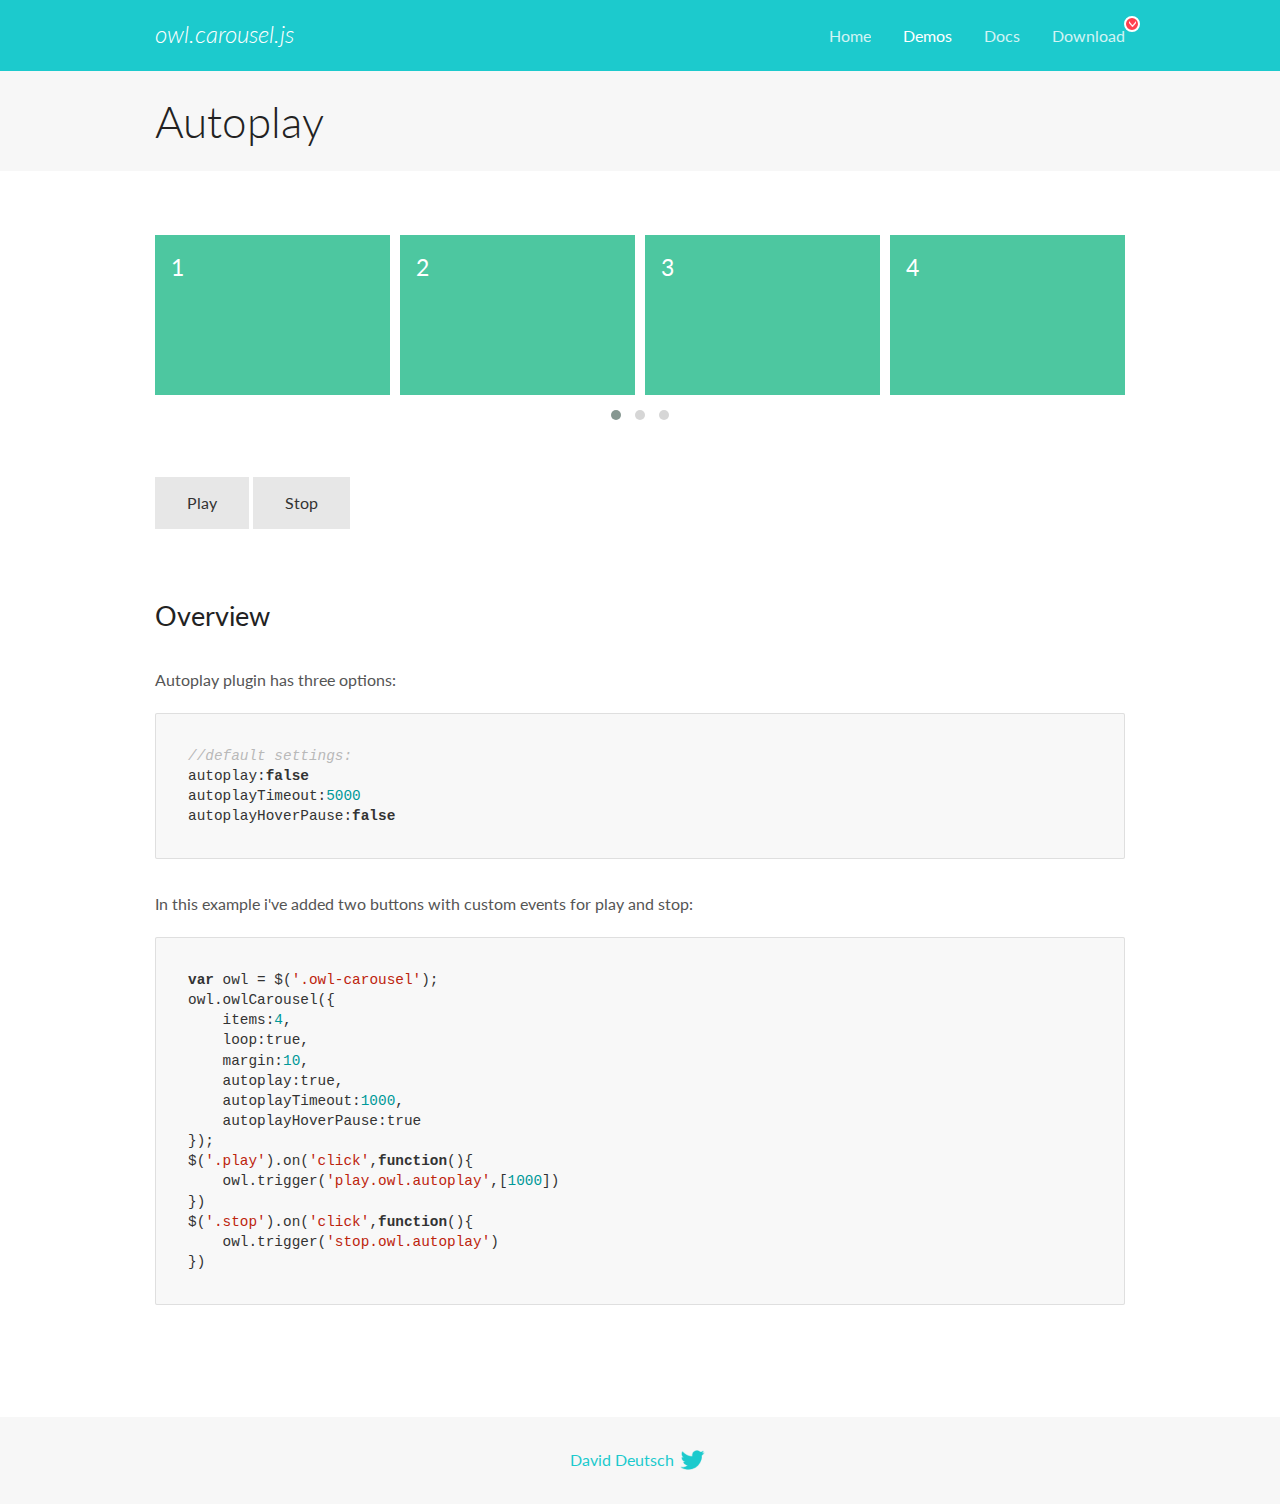
<file: fly-studio_bootstrap/owl_carousel/docs/demos/autoplay.html>
<!DOCTYPE html>
<html lang="en">
  <head>

    <!-- head -->
    <meta charset="utf-8">
    <meta name="msapplication-tap-highlight" content="no" />
    <meta name="viewport" content="width=device-width, initial-scale=1.0" />
    <meta name="description" content="Autoplay usage demo">
    <meta name="author" content="David Deutsch">
    <title>
      Autoplay Demo | Owl Carousel | 2.3.4
    </title>

    <!-- Stylesheets -->
    <link href='https://fonts.googleapis.com/css?family=Lato:300,400,700,400italic,300italic' rel='stylesheet' type='text/css'>
    <link rel="stylesheet" href="../assets/css/docs.theme.min.css">

    <!-- Owl Stylesheets -->
    <link rel="stylesheet" href="../assets/owlcarousel/assets/owl.carousel.min.css">
    <link rel="stylesheet" href="../assets/owlcarousel/assets/owl.theme.default.min.css">

    <!-- HTML5 shim and Respond.js IE8 support of HTML5 elements and media queries -->

    <!--[if lt IE 9]>
      <script src="https://oss.maxcdn.com/libs/html5shiv/3.7.0/html5shiv.js"></script>
      <script src="https://oss.maxcdn.com/libs/respond.js/1.3.0/respond.min.js"></script>
    <![endif]-->

    <!-- Favicons -->
    <link rel="apple-touch-icon-precomposed" sizes="144x144" href="../assets/ico/apple-touch-icon-144-precomposed.png">
    <link rel="shortcut icon" href="../assets/ico/favicon.png">
    <link rel="shortcut icon" href="favicon.ico">

    <!-- Yeah i know js should not be in header. Its required for demos.-->

    <!-- javascript -->
    <script src="../assets/vendors/jquery.min.js"></script>
    <script src="../assets/owlcarousel/owl.carousel.js"></script>
  </head>
  <body>

    <!-- header -->
    <header class="header">
      <div class="row">
        <div class="large-12 columns">
          <div class="brand left">
            <h3>
              <a href="/OwlCarousel2/">owl.carousel.js</a> 
            </h3>
          </div>
          <a id="toggle-nav" class="right">
            <span></span> <span></span> <span></span> 
          </a> 
          <div class="nav-bar">
            <ul class="clearfix">
              <li> <a href="/OwlCarousel2/index.html">Home</a>  </li>
              <li class="active">
                <a href="/OwlCarousel2/demos/demos.html">Demos</a> 
              </li>
              <li> <a href="/OwlCarousel2/docs/started-welcome.html">Docs</a>  </li>
              <li>
                <a href="https://github.com/OwlCarousel2/OwlCarousel2/archive/2.3.4.zip">Download</a> 
                <span class="download"></span> 
              </li>
            </ul>
          </div>
        </div>
      </div>
    </header>

    <!-- title -->
    <section class="title">
      <div class="row">
        <div class="large-12 columns">
          <h1>Autoplay</h1>
        </div>
      </div>
    </section>

    <!--  Demos -->
    <section id="demos">
      <div class="row">
        <div class="large-12 columns">
          <div class="owl-carousel owl-theme">
            <div class="item">
              <h4>1</h4>
            </div>
            <div class="item">
              <h4>2</h4>
            </div>
            <div class="item">
              <h4>3</h4>
            </div>
            <div class="item">
              <h4>4</h4>
            </div>
            <div class="item">
              <h4>5</h4>
            </div>
            <div class="item">
              <h4>6</h4>
            </div>
            <div class="item">
              <h4>7</h4>
            </div>
            <div class="item">
              <h4>8</h4>
            </div>
            <div class="item">
              <h4>9</h4>
            </div>
            <div class="item">
              <h4>10</h4>
            </div>
            <div class="item">
              <h4>11</h4>
            </div>
            <div class="item">
              <h4>12</h4>
            </div>
          </div>
          <a class="button secondary play">Play</a> 
          <a class="button secondary stop">Stop</a> 
          <h3 id="overview">Overview</h3>
          <p>Autoplay plugin has three options:</p>
          <pre><code>//default settings:
autoplay:false
autoplayTimeout:5000
autoplayHoverPause:false</code></pre>
          <p>In this example i&#39;ve added two buttons with custom events for play and stop:</p>
          <pre><code>var owl = $(&#39;.owl-carousel&#39;);
owl.owlCarousel({
    items:4,
    loop:true,
    margin:10,
    autoplay:true,
    autoplayTimeout:1000,
    autoplayHoverPause:true
});
$(&#39;.play&#39;).on(&#39;click&#39;,function(){
    owl.trigger(&#39;play.owl.autoplay&#39;,[1000])
})
$(&#39;.stop&#39;).on(&#39;click&#39;,function(){
    owl.trigger(&#39;stop.owl.autoplay&#39;)
})</code></pre>
          <script>
            $(document).ready(function() {
              var owl = $('.owl-carousel');
              owl.owlCarousel({
                items: 4,
                loop: true,
                margin: 10,
                autoplay: true,
                autoplayTimeout: 1000,
                autoplayHoverPause: true
              });
              $('.play').on('click', function() {
                owl.trigger('play.owl.autoplay', [1000])
              })
              $('.stop').on('click', function() {
                owl.trigger('stop.owl.autoplay')
              })
            })
          </script>
        </div>
      </div>
    </section>

    <!-- footer -->
    <footer class="footer">
      <div class="row">
        <div class="large-12 columns">
          <h5>
            <a href="/OwlCarousel2/docs/support-contact.html">David Deutsch</a> 
            <a id="custom-tweet-button" href="https://twitter.com/share?url=https://github.com/OwlCarousel2/OwlCarousel2&text=Owl Carousel - This is so awesome! " target="_blank"></a> 
          </h5>
        </div>
      </div>
    </footer>

    <!-- vendors -->
    <script src="../assets/vendors/highlight.js"></script>
    <script src="../assets/js/app.js"></script>
  </body>
</html>
</file>
<file: Test_js/main.css>
.window{
	width: 500px;
	height:400px;
	border:5px solid black;	
	margin: 40px auto 40px;	
}

#largeflag{
	width: 100%;
	height: 100%;
	border:none;
	margin: 0;
}

h1{
	text-align: center;
	font-size: 40px;	
}

img{
	width: 200px;
	height: 130px;
	border:2px solid black;	
}

.slider{
	text-align: center;
	padding: 10px ;
	border:5px solid black;
    margin: 0 auto;
    width: 876px;
    position: relative;
    overflow: hidden;
}

#left{	
	position: relative;
	border: 5px solid black;
	padding: 10px;	
	width: 100px;
	height: 50px;	
	cursor: pointer;
	font-size: 24px;
	margin: 0 auto;
	display: block;
    top:-110px;
    right: 550px ;
}


#right{	
	position: relative;
	border: 5px solid black;
	padding: 10px;	
	width: 100px;
	height: 50px;	
	cursor: pointer;
	font-size: 24px;
	margin: 0 auto;
	display: block;
    top:-160px;
    right: -550px ;
}

.flagbox a{
    margin-right: 20px;
    display: inline-block;    
}

.flagbox a:last-child{
	margin-right: 0;
}

.flagbox{  
  font-size: 0;
  width: 1772px;
  position: relative;
}

.countryname{
	text-align: center;
	font-size: 30px;
	color:grey;
}

#slider{
    width: 2500px;
    font-size: 0;
    position: relative;
    left:0;
    transition: .7s;
}

.slider__item{
     display: inline-block;
     width: 500px;
     height: 500px;
}

.buttons{
	margin: 20px auto;
	width: 200px;
	text-align: center;
}
</file>
<file: css_forms/style.css>
body{
	margin:0;
	padding:0;
	background: #E1E1E1;
}

.wrapper{
	width: 1200px;	
	margin:0 auto;
	background:#F0F0F0; 
	overflow: hidden;
}

.screw{
	position: relative;
	margin: 150px auto;
	width: 350px;
	height: 60px;
	background:repeating-linear-gradient(-45deg, #5F5F5F 20px,#5F5F5F 40px,black 40px,black 41px);	                                                       
}

.screw>div{
	position: absolute;
	top:50%;
	margin-top: -15px;
	right:100%;
	width: 20px;
	height: 30px;
	background: #5F5F5F;	
}

.screw>div>div:first-child{
	position: absolute;
	width: 50px;
	height: 80px;
	bottom:100%;
	right: 0;
	background: #5F5F5F;
	border-top-left-radius:  50px 80px;
}

.screw>div>div:last-child{
	position: absolute;
	width: 50px;
	height: 80px;
	top:100%;
	right: 0;
	background: #5F5F5F;
	border-bottom-left-radius: 50px 80px;
}

.nut{
	margin: 150px auto;
	width: 120px;
	height: 120px;
	background: -webkit-radial-gradient(center,transparent 60%,#5F5F5F 60%);
	background: -ms-radial-gradient(center,transparent 60%,#5F5F5F 60%);
    background: -o-radial-gradient(center,transparent 60%,#5F5F5F 60%);
    background: -moz-radial-gradient(center,transparent 60%,#5F5F5F 60%);
	position: relative;	
}

.nut>div:first-child{
	position: absolute;
	right: 100%;
	height: 80px;
	top: 50%;
	margin-top: -60px;
	border-right: 30px solid #5F5F5F;
	border-top: 20px solid transparent;
	border-bottom: 20px solid transparent;
}

.nut>div:nth-child(2){
	position: absolute;
	left: 50%;	
	bottom: 100%;
	margin-left: -60px;	
	border-left: 60px solid transparent;
	border-right: 60px solid transparent;
	border-bottom: 40px solid #5F5F5F;
}

.nut>div:nth-child(3){
	position: absolute;
	left: 100%;
	height: 80px;
	top:50%;
	margin-top: -60px;	
	border-left: 30px solid #5F5F5F;
	border-top: 20px solid transparent;
	border-bottom: 20px solid transparent;
}

.nut>div:last-child{
	position: absolute;
	top: 100%;
	left: 50%;
	margin-left:  -60px;		
	border-top: 40px solid #5F5F5F;
	border-right: 60px solid transparent;
	border-left: 60px solid transparent;

}

.wranch{
	margin: 150px auto;
	width: 100px;
	height: 100px;
	border-top:60px solid #5F5F5F;
	border-right:80px solid #5F5F5F;
	border-bottom:60px solid #5F5F5F;
	border-left:50px solid transparent;
	border-radius: 50%;
	transform: rotateZ(35deg);
	position: relative;

}

.wranch>div{
    width: 300px;
    height: 100px;
    background: #5F5F5F;
    position: absolute;
    left:100%;
}

.wranch>div>div{
	position: absolute;
	left: 100%;
	width: 100px;
	height: 100px;
	margin-left:-3px;
	background: -webkit-radial-gradient( center,transparent 20%,#5F5F5F 20%);
	background: -ms-radial-gradient( center,transparent 20%,#5F5F5F 20%);
	background: -o-radial-gradient( center,transparent 20%,#5F5F5F 20%);
	background: -moz-radial-gradient( center,transparent 20%,#5F5F5F 20%);
    border-top-right-radius:50%;
    border-bottom-right-radius:50%;
}

.boat{
	margin:550px auto 100px;
	width: 800px;
	height: 150px;
	background: linear-gradient(90deg,#5F5F5F 100px,transparent 100px,transparent 700px,#5F5F5F 700px);
    font-size: 0;
    text-align: center;
    position: relative;
}

.boat>div{
	display:inline-block;
	font-size: 18px;
	width: 150px;
	height: 150px;
	background: -webkit-radial-gradient(center,transparent 45%,#5F5F5F 45%);
	background: -ms-radial-gradient(center,transparent 45%,#5F5F5F 45%);
    background: -o-radial-gradient(center,transparent 45%,#5F5F5F 45%);
    background: -moz-radial-gradient(center,transparent 45%,#5F5F5F 45%)

}

.boat:before{
	content: "";
	position: absolute;
	right: 100%;
	top:50%;
	margin-top:-105px;
	border-right: 90px solid #5F5F5F;
	border-bottom: 90px solid transparent;
	border-top: 90px solid transparent;
}

.boat:after{
	content: "";
	position: absolute;
	left:100%;
	top:0;
	margin-top: ;
	width: 200px;
	height: 150px;
	background: #5F5F5F;
	transform-origin: 0 100%;
	transform: rotateZ(-35deg);
    
}

.boat .top{
	position: absolute;
	bottom: 100%;
	left:50%;
	margin-left:-15px;
	width: 30px;
	height: 400px;
	background: #5F5F5F;
}

.leftsail{
	position: absolute;
	height: 380px;
	width:200px;
	top:50%;
	margin-top:-190px;
	left:0;
	margin-left: -100px;
	border-left: 50px solid #5F5F5F;
	border-right: 30px solid transparent;
	border-radius: 50%;
	box-sizing: border-box;
	transform: scaleX(2);
}

/*.rightsail{
	position: absolute;
	width: 200px;
	height: 250px;
	bottom:15px;
	right: 0;
	margin-right: -100px;
	box-sizing: border-box;
	border-left: 30px solid transparent;
	border-right: 50px solid #5F5F5F;
	border-radius: 50%;
	transform: scaleX(3);
}

.rightsail:after{
	content: "";
	position:absolute;
	left:108%;
	top:50%;
	transform: translateY(-50%);
	height: ;
	border-left:100px solid #5F5F5F;
	border-top: 100px solid transparent;
	border-bottom: 100px solid transparent;
}*/

.rightsail{
	position: absolute;
	width: 200px;
	height: 150px;
	bottom: 15px;
	left:100%;
	background: linear-gradient( 50px 20px, #5F5F5F 50%,transparent 50%);
}


.flag{
	position:absolute;
	height: 100px;
	width: 100px;
	background: #5F5F5F;
	left:100%;
	top:10px;
}

.flag:before{
	content:"";
    position: absolute; 
    top:0;
    left:100%;
    border-left:90px solid #5F5F5F;
    border-bottom: 50px solid transparent;
}

.flag:after{
	content:"";
    position: absolute; 
    bottom:0;
    left:100%;
    border-left:90px solid #5F5F5F;
    border-top: 50px solid transparent;
}
</file>
<file: nails_adaptive/fonts/good_times/stylesheet.css>
/*! Generated by Font Squirrel (https://www.fontsquirrel.com) on June 17, 2019 */



@font-face {
    font-family: 'good_timesregular';
    src: url('good_times_rg-webfont.eot');
    src: url('good_times_rg-webfont.eot?#iefix') format('embedded-opentype'),
         url('good_times_rg-webfont.woff2') format('woff2'),
         url('good_times_rg-webfont.woff') format('woff'),
         url('good_times_rg-webfont.ttf') format('truetype');
    font-weight: normal;
    font-style: normal;

}
</file>
<file: uralconstract_static/fonts/MyriadCondensedWeb/stylesheet.css>
@font-face {
    font-family: 'Myriad Condensed Web';
    src: url('Myriad-CnWeb.eot');
    src: url('Myriad-CnWeb.eot?#iefix') format('embedded-opentype'),
        url('Myriad-CnWeb.woff2') format('woff2'),
        url('Myriad-CnWeb.woff') format('woff'),
        url('Myriad-CnWeb.ttf') format('truetype');
    font-weight: normal;
    font-style: normal;
}
</file>
<file: uralconstract_static/fonts/treb/stylesheet.css>
@font-face {
    font-family: 'Trebuchet MS';
    src: url('TrebuchetMS.eot');
    src: url('TrebuchetMS.eot?#iefix') format('embedded-opentype'),
        url('TrebuchetMS.woff2') format('woff2'),
        url('TrebuchetMS.woff') format('woff'),
        url('TrebuchetMS.ttf') format('truetype'),
        url('TrebuchetMS.svg#TrebuchetMS') format('svg');
    font-weight: normal;
    font-style: normal;
}
</file>
<file: gym_static/css/main.css>
@import url("reset.css");
@import url("fonts.css");

.clearfix:after{
	content: "";
	width: 100%;
	display: block;
	clear:both;
}

/*Header*/

header{
	width: 1366px;	
	margin: 0 auto -125px;
	background:linear-gradient(175deg, #000000 86%, rgba(0,0,0,0) 86%); 
	position: relative;
	z-index: 3;
    overflow: hidden;
}  

header:before{ 
	content: "";
    position: absolute;
    left: 0;
    bottom: 43px;
    width: 100%;
    height: 30px;
    background: #af1c1a;
    transform: skewY(-5deg);
    box-shadow: 0 9px 10px 0 #000;    
    z-index: 3;

}

header:after{ 
	content: "";
    position: absolute;
    left: -50px;
    bottom: 22px;
    width: 410px;
    height: 55px;
    background: #af1c1a;
    transform: skewY(-5deg) skewX(55deg);
    z-index: 3;
}

.header__conteiner{
	width: 1140px;
	padding: 35px 15px 0px 15px;
	margin: 0 auto;
	position:relative;
	background: url("../img/header.png") no-repeat center;

}

.header__conteiner:before{
	content: "";
    position: absolute;
    right: -130px;
    bottom: 115px;
    width: 960px;
    height: 25px;
    background: #af1c1a;
    transform: skewY(-5deg) skewX(55deg);
    box-shadow: 0 9px 10px 0 #000;
}

.logo h3{
	color: #ffffff;
    font-family: "Raleway";
    font-size: 24px;
    font-weight: 400;
    text-transform: uppercase;
    letter-spacing: 0.6px;
    display: inline-block;
    vertical-align: top;
    padding: 11px 0 11px 17px;
}

.header__title {
	padding-top:145px;
}

.header__title_main{
    float:left;
    position: relative;    
}

.header__title_main h1{
    color: #ffffff;
    font-family: "Raleway";
    font-size: 72px;
    font-weight: 400;
    text-transform: uppercase;
    letter-spacing: 1.08px;
    position: relative;
    z-index: 5;
}

.header__title_main p{
	color: #ffffff;
    font-family: Roboto;
    font-size: 30px;
    font-weight: 300;
    text-transform: uppercase;
    letter-spacing: 1.5px;
    position: relative;
    z-index: 5;
}

.header__title_main img{
	position: absolute;
	top:-85px;
	left:-50px;
	z-index: 4;
}

.header__title_sign{
    float: right;
}

.header__title_sign p{
	color: #ffffff;
    font-family: Raleway;
    font-size: 30px;
    font-weight: 700;
    text-transform: uppercase;
    letter-spacing: 0.75px;
}

.header__title_sign a{
	display:block;
	width: 125px;
	height:40px;
	background:#af1c1a; 
    padding: 14px 26px;
    margin-top: 25px;
    box-sizing: border-box;
    text-decoration: none;
    color: #ffffff;
    font-family: Roboto;
    font-size: 16px;
    font-weight: 700;
    text-transform: uppercase;
    letter-spacing: 0.4px;
}

.nav{
   list-style: none;
   font-size: 0;
   text-align: right;
   margin-top: 255px;    
}

.nav li{
	display: inline-block;
	margin-left: 30px;
}

.nav li a{
	display: block;
    color: #ffffff;
    font-family: Roboto;
    font-size: 14px;
    font-weight: 300;
    text-transform: uppercase;
    text-decoration: none;
}

/*About*/

.about{
    width: 1366px;
    margin: 0px auto 0;
	background:linear-gradient(-24deg, #000000 0%, #20191b 100%);
}	

.about__conteiner{
	width: 1140px;
	margin: 0 auto;
	padding: 240px 15px 120px 15px;
	position: relative;
	
}

.about__conteiner:before{
	content: "about us";
	position: absolute;
	left:-50px;
	top:50%;
	color: #ffffff;
    font-family: Raleway;
    font-size: 30px;
    font-weight: 400;
    text-transform: uppercase;
    letter-spacing: 0.75px;
    transform: rotateZ(-90deg);
}

.about__img{
	float: left;
	padding-left: 95px;
    position: relative;
    z-index: 3;
}
.about__text{
	float: right;
}
.about__img_top{
	font-size: 0;
}

.about__img_bottom{
	padding: 30px 0 40px 0;
	font-size: 0;
}

.about__img_bottom div{
	display:inline-block;
    padding-left:30px;
}

.about__img_bottom div:first-child{
    padding-left:0;
}

.about__text{
    width: 445px;
}


.about__text h3{
    color: #ffffff;
    font-family: Raleway;
    font-size: 24px;
    font-weight: 700;
    text-transform: uppercase;
    letter-spacing: 0.6px;
    padding-bottom: 30px;
}

.about__text p{
	color: #ffffff;
    font-family: Roboto;
    font-size: 16px;
    font-weight: 300;
    letter-spacing: 0.4px;
    padding-bottom: 10px;
}

/*Gallery*/

.gallery{
	width: 1366px;
	margin: 0 auto;
	background: linear-gradient(to top, #8f1715 0%, #af1c1a 100%);
	position: relative;	
}   

.gallery:before{
	content: "";
    position: absolute;
    bottom: 100%;
    left: 0;
    width: 100%;
    background: linear-gradient( 11deg,#af1c1a 50%,#20191b 50%,transparent 50%);
    height: 345px;
}

.gallery__conteiner{
	width: 1140px;	
	margin: 0 auto;
	padding: 0 15px;
	position: relative;
}

.gallery__conteiner:before{
	content: "gallery";
    position: absolute;
    right: -45px;
    top: 40%;
    color: #ffffff;
    font-family: Raleway;
    font-size: 30px;
    font-weight: 400;
    text-transform: uppercase;
    letter-spacing: 0.75px;
    transform: rotateZ(90deg);
}

.gallery__img{
	text-align: center;
}

.gallery__img_top{
	font-size: 0;
    position: relative;
}

.gallery__img_bottom{
    font-size: 0;
    padding: 30px 80px 0 80px;
}

.gallery__img_bottom div{
	display: inline-block;
	padding:0 15px;
	font-size: 16px;
}

.gallery__img_leftbtn{
    border:2px solid #fff; 
    width: 40px;
    height: 40px;
    font-size: 16px;    
    position: absolute;
    top:50%;
    transform: translateY(-50%) translateX(-440px);
    left:50%;
}

.gallery__img_leftbtn a,.gallery__img_rightbtn a{
    display: block;
    text-decoration: none;
    width: 100%;
    height: 100%;
}

.gallery__img_leftbtn a:before{
    content: "";
    position: absolute;
    border-left: 2px solid #fff; 
    border-bottom: 2px solid #fff;
    bottom:26%;
    left:40%; 
    width: 15px;
    height: 15px;
    transform: rotateZ(45deg);
}

.gallery__img_rightbtn a:before{
    content: "";
    position: absolute;
    border-left: 2px solid #fff; 
    border-bottom: 2px solid #fff;
    bottom:26%;
    left:24%; 
    width: 15px;
    height: 15px;
    transform: rotateZ(-135deg);
}

.gallery__img_rightbtn{
    border:2px solid #fff; 
    width: 40px;
    height: 40px;
    font-size: 16px;    
    position: absolute;
    top:50%;
    transform: translateY(-50%) translateX(395px);
    left:50%;
}







/*Schedule*/
.schedule{
	width: 1366px;
	background: radial-gradient(circle 864px at center, #20191b 0%, #000000 100%);
	margin: 0 auto;
	position: relative;
	overflow:hidden;
}

.schedule:before{
	content: "";
	position: absolute;
	width: 50%;
	height: 66px;
	top:0;
	left:0;
	background: linear-gradient(-176deg, #8f1715 50%,rgba(0,0,0,1) 50%,rgba(0,0,0,0) 60%,rgba(0,0,0,0) 60%);
    z-index: 2;
}	

.schedule:after{
	content: "";
	position: absolute;
	width: 50%;
	height: 66px;
	top:0;
	right:0;
	background: linear-gradient(176deg, #8f1715 50%,rgba(0,0,0,1) 50%,rgba(0,0,0,0) 60%,rgba(0,0,0,0) 60%);
    z-index: 2;
}	

.schedule__conteiner{
	width: 1140px;
	margin: 0 auto;
	padding: 0 15px 110px 15px;
	position: relative;
}


.schedule__conteiner:after{
	content: "schedule";
	color: #ffffff;
    font-family: Raleway;
    font-size: 30px;
    font-weight: 400;
    text-transform: uppercase;
    position: absolute;
    transform: rotateZ(-90deg);
    left:-50px;
    top:70%;
}

.schedule__banner{
	position: relative;
	padding-top: 155px;
	padding-bottom: 73px;
	text-align: center;
}


.schedule__banner h2{
	color: #ffffff;
    font-family: "Raleway";
    font-size: 36px;
    font-weight: 700;
    text-transform: uppercase;
    letter-spacing: 1.8px;
    text-align: center;
     margin-bottom: 30px;
}

.schedule__banner p{
	color: #ffffff;
	font-family: Roboto;
    font-size: 30px;
    font-weight: 300;
    letter-spacing: 1.5px;
    text-align: center;
    margin-bottom: 15px;
    text-transform: uppercase;
}

.schedule__banner a{
	width: 82px;
	height: 40px;
	background:#af1c1a;
	color: #ffffff;
    font-family: Roboto;
    font-size: 14px;
    font-weight: 700;
    text-transform: uppercase;
    letter-spacing: 0.35px;
    padding: 15px 25px;
    display: inline-block;
    box-sizing: border-box;
    text-decoration: none;
}

.schedule__banner img[alt="girl"]{
	position: absolute;
	top:20px;
	right: 0;
}

.schedule__banner img[alt="man"]{	
	position:absolute;
	left:-278px;
	top:0;
}

.schedule__clases h2{
	text-align: center;
	margin: ;
	padding: 25px 0;
	color: #ffffff;
    font-family: Raleway;
    font-size: 24px;
    font-weight: 700;
    text-transform: uppercase;
    letter-spacing: 0.6px;  
    position: relative; 

}

.schedule__clases h2:before{
	content: "";
    position: absolute;
    top:0;
    left:-128px;
    height: 100%;
    width: 478px;
    background: #af1c1a;
    box-shadow: 0 10px 10px -5px rgba(0,0,0,1);
}

.schedule__clases h2:after{
	content: "";
    position: absolute;
    top:0;
    right:-128px;
    height: 100%;
    width: 478px;
    background: #af1c1a;
    box-shadow: 0 10px 10px -5px rgba(0,0,0,1);
}

.schedule__weak{
	list-style: none;
	font-size: 0;
	padding: 30px;
	text-align: center;
}

.schedule__weak li{
	display: inline-block;
    width: 120px;
    margin-right: 20px;
}

.schedule__weak li:last-child{
	margin-right: 0;
}

.schedule__weak li a{
    display: block;
    color: #ffffff;
    font-family: Roboto;
    font-size: 16px;
    font-weight: 300;
    text-transform: uppercase;
    text-decoration: none;
}

.calendar__left{
    float:left;
    margin-left: 70px;
    width: 580px;
    
}

.calendar__left_clases{
    width: 255px;
    height: 60px;
    background-color: #b8b2b2;
    display: inline-block;
    margin-bottom: 15px;
    margin-left: 30px;


}

.calendar__right{
	float:right;
}

.calendar__right_recommend{
	width: 350px;
    height: 135px;
    padding:30px 55px 30px 134px;
    background-image: linear-gradient(to top, #8f1715 0%, #af1c1a 100%); 
    position: relative;  
}

.calendar__right_recommend:before{
	content: "";
	width: 73px;
    height: 73px;
    border: 2px solid #fff;
    border-radius: 50%;
    position: absolute;
    top:0;
    left:0;
    margin: 30px;
}

.calendar__right_recommend:after{
	content: "11";
	position: absolute;
    color: #fff;
    font-family: Roboto;
    font-size: 30px;
    font-weight: 700;
    text-transform: uppercase; 
    top:50%;
    left:55px;
    transform: translateY(-50%);

}

.calendar__right_recommend h3{
    color: #ffffff;
    font-family: Raleway;
    font-size: 24px;
    font-weight: 700;
    text-transform: uppercase;
    letter-spacing: 0.6px;

}

.calendar__right_recommend p{
	color: #ffffff;
    font-family: Roboto;
    font-size: 18px;
    font-weight: 300;
    margin-top: 12px;
}

.calendar__right_dates{
	width: 350px;
    height: 275px;
    background-color: #481c1c;
}





/*section price*/
.price{		
	background: linear-gradient(to top, #971816 0%, #af1c1a 100%);
	position: relative;
	width: 1366px;
	margin: 0 auto;
}

.price:before{
	content: "";
	left:50%;
	transform: translateX(-50%);
	border-bottom:50px solid #af1c1a;
	border-left:683px solid transparent;
    border-right:683px solid transparent;
    position: absolute;
    bottom: 100%;
}

.price__conteiner{
	margin: 0 auto;
	width: 1140px;
	font-size: 0;
	padding: 70px 0 50px 0;
}

.price__title{	
	color: #ffffff;
    font-family: Raleway;
    font-size: 30px;
    font-weight: 400;
    text-transform: uppercase;
    text-align: center;
}

.price__box{
	display:inline-block;
	margin: 60px 15px 0 15px;
}

.price__box_top{
	width: 350px;
	height: 90px;	
    background: #481c1c;
    text-align: center;
    display: table;
    position: relative;
}

.price__box_top:before{
	content: "";
    position: absolute;
    top:100%;
    left:40px;
    border-top: 18px solid #481c1c;
    border-left: 18px solid transparent;
    border-right: 18px solid transparent;
}

.price__box_top p{
	color: #ffffff;
    font-family: Raleway;
    font-size: 24px;
    font-weight: 400;
    display: table-cell;
    vertical-align: middle;
}

.price__box_bottom{
	width: 350px;
	height: 90px;	
    background: #b8b2b2;
    text-align: center;
    display: table;    
}

.price__box_bottom p{
	color: #000000;
    font-family: Roboto;
    font-size: 30px;
    font-weight: 700;
    display: table-cell;
    vertical-align: middle;
}

/*section team*/

.team{
	width: 1366px;
	margin: 0 auto;
	background: linear-gradient(-114deg, #000000 0%, #20191b 100%);	
	position: relative;
}

.team:before{
	content: "";
	position: absolute;
	top:0;
	left:0;
	height: 185px;
	width: 1366px;
	background: linear-gradient(175deg, #971816 40%,#8f1715 50%,rgba(0,0,0,1) 50%, transparent 57%);
} 

.team:after{
	content: "";
	position: absolute;
	top:100%;
	width: 1366px;
	height: 12px;
	background: linear-gradient(to bottom,rgba(0,0,0,1),rgba(0,0,0,0));
}
.team__conteiner{
	margin: 0 auto;
	width: 1140px;
	padding: 300px 15px 70px 15px;
	position: relative;
}

.team__conteiner:before{
	content: "team";
	color: #ffffff;
    font-family: Raleway;
    font-size: 30px;
    font-weight: 400;
    text-transform: uppercase;
    position: absolute;
    transform: rotateZ(-90deg);
    left:-15px;
    top:43%;
}

.team__conteiner img{
	position: absolute;
	top:110px;
	right:110px;
} 

.team__box{
    background-image: linear-gradient(-210deg, #8f1715 0%, #af1c1a 100%); 
    margin-left: 95px;
    padding:30px 80px 30px 30px;
    width: 540px;
    height:290px;
    z-index: 2;
    position: relative;    
}

.team__box h3{
	color: #ffffff;
    font-family: Raleway;
    font-size: 24px;
    font-weight: 700;
    text-transform: uppercase;
    letter-spacing: 0.6px;
}

.team__box h4{
    color: #ffffff;
    font-family: Roboto;
    font-size: 18px;
    font-weight: 700;
    text-transform: uppercase;
    letter-spacing: 0.45px;
}

.team__box p{
	color: #ffffff;
    font-family: Roboto;
    font-size: 16px;
    font-weight: 300;
    letter-spacing: 0.08px;
    margin: 30px 0 16px 0;
}

.team__nav{
	text-align: center;
	font-size:0;
	padding-top:30px;
}

.team__nav div{
    border:2px solid #fff; 
    width: 40px;
    height: 40px;
    display: inline-block;
    font-size: 16px;
    margin:0 110px;
    position: relative;
}

.team__nav div a{
    display: block;
    text-decoration: none;
    width: 100%;
    height: 100%;
}

.team__nav div:before{
    content: "";
    position: absolute;
    border-left: 2px solid #fff; 
    border-bottom: 2px solid #fff;
    bottom:26%;
    left:35%; 
    width: 15px;
    height: 15px;
    transform: rotateZ(45deg);
}

.team__nav div:last-child:before{  
    bottom:26%;
    left:18%;
    transform: rotateZ(-135deg);
}

/*Footer*/
.contacts{
	background: url("../img/gym.jpg");
	width: 1366px;
	margin: 0 auto;
}

.contacts__conteiner{
    width: 730px;
    margin: 0 auto;
    padding: 90px 95px 57px;
    background: linear-gradient(to top, #8f1715 0%, #af1c1a 100%);
    text-align: center;
    position: relative;
}
.contacts__title{
	text-align: center;
	margin-bottom:45px;
}

.contacts__title h2{
	font-size: 30px;
    font-family: "Raleway";
    font-weight: 400;
    letter-spacing: 1.5px;
    text-transform: uppercase;
    color: #fff;
}

.contacts__title span{
	font-size: 30px;
    font-weight: 300;
    font-family: "Roboto";
    letter-spacing: 0.3px;
    color: #fff;    
}

.contacts__conteiner input[type="name"],input[type="email"]{
	display: inline-block;
	padding: 9px 0 9px 9px;
	width: 255px;
	box-sizing: border-box;
	color: #696565;
    font-family: "Roboto   Italic";
    font-size: 16px;
    font-weight: 400;
    margin-bottom:15px;
}

.contacts__conteiner input[type="name"]{
	float: left;
}

.contacts__conteiner input[type="email"]{
	float: right;
}


.contacts__conteiner input[type="submit"]{
	color: #fefefe;
    font-family: Roboto;
    font-size: 14px;
    font-weight: 700;
    text-transform: uppercase;
    letter-spacing: 0.35px;
    padding: 15px 40px;
    box-sizing: border-box;
    background: transparent;
    margin-bottom: 45px;
}

.contacts__conteiner textarea{
	width:540px;
	height: 75px;
	resize: none;
	padding-top: 24px;
	padding-left: 9px;
	color: #696565;
    font-family: "Roboto - Light Italic";
    font-size: 16px;
    font-weight: 400;
    margin-bottom:15px;
    box-sizing: border-box;
}

.contacts__conteiner:after{
    content: "";
    position: absolute;
    top:100%;
    border-top: 60px solid #8f1715;
    border-left: 365px solid transparent;
    border-right: 365px solid transparent;
    left:50%;
    transform: translateX(-50%);
}

.location{
	font-size: 0px;
}

.location__contacts{
	display: inline-block;
	font-size:18px;
	text-align: left;
	float:left;
}

.location__contacts_item{
	color: #ffffff;
    font-family: Roboto;
    font-size: 16px;
    font-weight: 300;
    letter-spacing: 0.16px;
    display: table;
	height: 55px;
	width: 255px;

}

.location__contacts_item p{
    vertical-align: middle;
     display: table-cell;
}

.location__map{
	
	font-size:18px;
	width: 255px;
	float:right;
}
/*Footer*/

footer{
	width: 1366px;
	background: #000;
	margin: 0 auto;
}

.footer__conteiner{
    width: 1140px;    
    margin: 0 auto;
    padding: 35px 15px;
    position: relative;
}

.footer__copyright{
	text-align: right;

}

.footer__copyright p{
    color: #ffffff;
    font-family: Roboto;
    font-size: 12px;
    font-weight: 300;
    letter-spacing: 0.3px;
}

.footer__copyright span{
    color: #ffffff;
    font-family: Roboto;
    font-size: 12px;
    font-weight: 300;
	letter-spacing: 0.12px;
}

.social{
	text-align: center;
	position:absolute;
	top:0;
	left:50%;
	transform: translateX(-50%) translateY(-20px);
	z-index: 2;
	font-size: 0;
}

.social p{
	color: #ffffff;
    font-family: Roboto;
    font-size: 16px;
    font-weight: 700;
    text-transform: uppercase;
    letter-spacing: 0.4px;
    margin-bottom: 15px;
}

.social>a{
 display: inline-block;
 background: url(../img/icon.png);
 width: 32px;
 height: 31px;
 font-size: 18px;
 margin: 0 2px;
 border-radius: 50%;
}

.social>a+a{
	background-position: 31px 0;
}

.social>a+a+a{
	background-position: 68px 0;
}
</file>
<file: uralconstract_static/css/main.css>
@import url("reset.css");
@import url("")

*div{
	box-sizing: border-box;
}

.clearfix:after{
	content: "";
	width: 100%;
	display: block;
	clear:both;
}

body{
	background: #686868;
}

header{
	width: 100%;
	max-width: 1080px;
	background:#f2f2f2 url("../img/header.jpg") no-repeat; 
	background-size: cover;
	margin:0 auto; 
    position:relative;    
}

header:before{
	content: "";
	position: absolute;
	bottom: 100%
	left:0;	
	height: 10px;
	width: 100%;
	background:#414141; 
}

.container{
    width: 982px;
    margin:0 auto;
}

.logo{
	padding: 20px 0 10px 20px;
	float: left;
}

.title{
	padding-top: 51px;
	padding-left:12px; 
	float: left;
	vertical-align: middle;
}

.title h1{	
    text-shadow: 0 1px 2px rgba(0, 0, 0, 0.75);
    color: #434242;
    font-family: "bloknotheavycregular";
    font-size: 30px;
    font-weight: 400;
    line-height: 24px;
}   

.title p{
	color: #000000;
    font-family: "Myriad Condensed Web",sans-serif;
    font-size: 18px;
    font-weight: 400;
    line-height: 24px;
    padding-top: 10px;
}	

.contacts{
	float:right;
	padding-top: 52px;
	padding-right: 5px;
}
.contacts p{
    font-family: Tahoma;
    font-weight: 400;
    line-height: 14px;
    color: #4e4e4e;
    font-size: 14px;
    text-align: right;
}

.contacts span{
	color: #000000;
    font-family: Tahoma;
    font-size: 16px;
    font-weight: 400;
    line-height: 14px;
}

.contacts__tel{
	padding-top: 24px;
	padding-left: 48px;
	position: relative;
}

.contacts__tel:before{
	content: "";
    position: absolute;
    bottom: 0;
    left: 0;
    width: 25px;
    height: 25px;
    background: url(../img/sprite.png);
    background-position: -13px -13px;
}	

.contacts__e-mail{
	padding-top: 16px;
	padding-left: 48px;
	position: relative;
}

.contacts__e-mail:before{
	content: "";
    bottom: 0;
    left: 0;
    width: 25px;
    height: 18px;
    position: absolute;
    background: url(../img/sprite.png);
    background-position: -63px -11px;
}


.main{
	width: 100%;
	max-width: 1080px;
	background:#f2f2f2; 
	margin:0 auto; 		
}

.menu_main{
	background: #434242;
	font-size: 0;
	list-style: none;	
	text-align: center;
	border:1px solid #fff;	
	box-sizing: border-box;
	box-shadow: 0 1px 2px rgba(0, 0, 0, .8);	
}

.menu_main>li{
	display: inline-block;	
	position: relative;
}

.menu_main>li:after{
	content: "";
	position: absolute;
	right: 0;
	bottom:3px;
	top:7px;
	width: 1px;
	background: #353535;
}

.menu_main>li:before{
	content: "";
	position: absolute;
	left: 0;
	bottom:3px;
	top:7px;
	width: 1px;
	background: #5b5a5a;
}

.menu_main>li:first-child:before{
	content: none;
}

.menu_main>li:last-child:after{
	content: none;
}

.menu_main>li:hover{
	background: #cd0202;		
}

.menu_main>li:hover:before{
    content: "";
    position: absolute;
	left: 0;
	bottom:0px;
	top:0px;
	width: 1px;
	background: #fff;
}

.menu_main>li:first-child:hover:before{
    content: none;    
}


.menu_main>li:last-child:hover:after{
    content: none;    
}


.menu_main>li:hover:after{
	content: "";
    position: absolute;
	left: right;
	bottom:0px;
	top:0px;
	width: 1px;
	background: #fff;
}

.menu_main>li>a{
	display: block;
	height: 35px;
	padding: 5px 15px;
	color: #ffffff;
    font-family: "Trebuchet MS";
    font-size: 16px;
    font-weight: 400;
    line-height: 24px;
    text-decoration: none;
    box-sizing: border-box;
}

.menu_main>li:first-child>a{
	padding-left: 99px;
}

.menu_main>li:last-child>a{
	padding-right: 98px;
}

.menu_aside{
    float:left;
    width: 235px;

}

.menu_aside>li{
    position: relative;
    border-bottom: 1px dotted #b3b2b2;
    padding-left:35px;
}

.menu_aside>li:before{
	content:"";
	position: absolute;
	width: 4px;
	height:4px;
	border-bottom: 1px solid #434242;
	border-right: 1px solid #434242;
	top:9px;
	right: 9px;
	transform: rotateZ(-45deg);
}

.menu_aside>li:after{
	content:"";
	position: absolute;
	width: 4px;
	height: 4px;
	border-bottom: 1px solid #434242;
	border-right: 1px solid #434242;
	top:9px;
	right: 5px;
	transform: rotateZ(-45deg);
}

.menu_aside>li:hover:before{
	border-bottom: 1px solid #d42b2b;
	border-right: 1px solid #d42b2b;
	transform: rotateZ(45deg);
	top:9px;
	right:6px;
}

.menu_aside>li:hover:after{
	border-bottom: 1px solid #d42b2b;
	border-right: 1px solid #d42b2b;
	transform: rotateZ(45deg);
    top:5px;
	right:6px;
}

.menu_aside>li>a{
    display: block;
    text-decoration: none;
    color: #000;
    font-family: "Trebuchet MS";
    font-size: 16px;
    font-weight: 400;
    line-height: 24px;
    position: relative;
    padding-left: 8px;
}

.menu_aside>li>a:before{
	content: "";
	position: absolute;
	left:0;
	top:50%;
	transform: translateY(-50%);
	width: 4px;
	height: 4px;
	background: #cd0202;
}
    
.menu_aside>li:hover>ul{
    display: block;    
}

.menu_aside_inner{
	display: none;
}

.menu_aside_inner li{
    padding-left: 12px;
}

.menu_aside_inner a{
	color: #333333;
    font-family: "Trebuchet MS";
    font-size: 13px;
    font-weight: 400;
    line-height: 18px;
    text-decoration: none;
    

}

.menu_aside_inner a:hover{
	text-decoration: underline;
}

.slider{
	float:right;
	position: relative;
	margin-top: 5px;	
	border:1px solid #adadad;
	border-radius:2px;
	font-size: 0;
}

.slider__btn{
	position: absolute;
	bottom:15px;
	left:30px;
	font-size: 0;
}

.slider__btn li{
    display: inline-block;
    border:1px solid #fff;
    border-radius: 2px;
    margin-right:6px;
}

.slider__btn a{
	display: inline-block;
    width: 22px;
    height: 22px;
    border:1px solid #fff;
    border-radius: 2px;
    background: linear-gradient(to top,#cc0101,#ec9d9d);
    text-align: center;
    text-decoration: none;
    color: #fefefe;
    font-family: "Trebuchet MS";
    font-size: 16px;
    font-weight: 400;
    line-height: 22px;
    border:1px solid #cc0000;
}


.slider__title{
	position: absolute;
	top:14px;
	left:28px;
	width: 270px;
}

.slider__title h2{
	color: #2b2b2b;
    font-family: "bloknotheavycregular";
    font-size: 24px;
    font-weight: 700;
    line-height: 24px;
}

.slider__title p{
	color: #000000;
    font-family: "bloknotcregular";
    font-size: 16px;
    font-weight: 400;
    line-height: 18px;
}

.about{
	padding:10px 0px 25px 35px; 
}

.about h3{
	padding-left: 15px;	
	position: relative;
	color: #000000;
    font-family: Tahoma;
    font-size: 16px;
    font-weight: 400;
    line-height: 16px;
}

.about h3:before{
	content: "";
	position:absolute;
	width: 10px;
	height: 4px;
	left: 0;
	top:50%;
	background: linear-gradient(to right,#c90000 4px,#fff 4px,#fff 6px,#c90000 6px);
	transform: translateY(2px);
}

.about h3:after{
	content: "";
	position:absolute;
	width: 10px;
	height: 4px;
	left: 0;
	bottom:50%;
	background: linear-gradient(to right,#c90000 4px,#fff 4px,#fff 6px,#c90000 6px);
}

.about p{
	padding-top: 12px;
	color: #242424;
    font-family: "Trebuchet MS";
    font-size: 14px;
    font-weight: 400;
    line-height: 18px;
    text-align: left;
    white-space: pre-line;
    letter-spacing: .5px;
}

.about p span{
	color: #242424;
	font-family: "Trebuchet MS";
    font-weight: 700;
    line-height: 10px;
}

.projects{	
	width: 100%;
	max-width: 1080px;
	background:#f2f2f2; 	
	margin:0 auto; 
}

.projects .container{
	border-top:1px dotted #b3b2b2;
	border-bottom:1px dotted #b3b2b2;
}

.projects li{
	display:inline-block;
	position: relative;
	margin-right: 30px;
	text-align: center;
    vertical-align: top;
}

.projects a{
	display: block;
	color: #010101;
    font-family: "Trebuchet MS";
    font-size: 14px;
    font-weight: 400;
    padding-left: 4px;
    box-sizing: border-box;
    text-decoration: none;
    position: relative;
}

.projects ul a:before{
    position: absolute;
    content: "";
    left:0;
    top:5px;    
    width: 4px;
    height: 4px;
    background: #c90000;
}

.projects span{
	position: absolute;
	top:0;
	left: 100%;
	width: 20px;
	height: 20px;
	border: 1px solid #979797;
	background: #b8b8b8;	
}

.projects span:before{
	content: "";
	position: absolute;
	width: 7px;
	height: 7px;
	border: 1.5px solid #979797;
	border-radius:50%;
	top:40%;
	left:40%;
	transform: translateX(-50%) translateY(-50%);
}

.projects span:after{
	content: "";
    position: absolute;
    width: 9px;
    height: 2.5px;
    background: #979797;
    top: 57%;
    left: 50%;
    transform: rotateZ(40deg);	
}

.projects p{
	text-align: right;
	padding-top: 50px;
	padding-right: 35px;
}

.projects p>a{
    color: #5c5c5c;
    font-family: "Trebuchet MS";
    font-size: 12px;
    font-weight: 400;
    text-decoration: underline;  
}


.projects__done{
	float:left;
	padding:15px 0px 60px 45px;
	width: 50%;
	font-size: 0;
	position: relative;
}

.projects__done:before{
    content: "";
    position: absolute;
    right: 0;
    top:10px;
    bottom:20px;
    border-right: 1px dotted #b3b2b2;
}

.projects__done h3{
	color: #000000;
    font-family: "Trebuchet MS";
    font-size: 18px;
    font-weight: 400;
    padding-left: 15px;
    position: relative;
}
.projects__done h3:before{
	content: "";
	position:absolute;
	width: 10px;
	height: 4px;
	left: 0;
	top:50%;
	background: linear-gradient(to right,#c90000 4px,#fff 4px,#fff 6px,#c90000 6px);
	transform: translateY(2px);
}

.projects__done h3:after{
	content: "";
	position:absolute;
	width: 10px;
	height: 4px;
	left: 0;
	bottom:50%;
	background: linear-gradient(to right,#c90000 4px,#fff 4px,#fff 6px,#c90000 6px);
}

.projects__done ul{

}




.projects__inwork{
	float:right;
	padding:15px 0 60px 45px;
	width: 50%;
	font-size: 0;
}

.projects__inwork h3{
	color: #000000;
    font-family: "Trebuchet MS";
    font-size: 18px;
    font-weight: 400;
    padding-left: 15px;
    position: relative;
    line-height: 18px;
}
.projects__inwork h3:before{
	content: "";
	position:absolute;
	width: 10px;
	height: 4px;
	left: 0;
	top:50%;
	background: linear-gradient(to right,#c90000 4px,#fff 4px,#fff 6px,#c90000 6px);
	transform: translateY(2px);
}

.projects__inwork h3:after{
	content: "";
	position:absolute;
	width: 10px;
	height: 4px;
	left: 0;
	bottom:50%;
	background: linear-gradient(to right,#c90000 4px,#fff 4px,#fff 6px,#c90000 6px);
}

footer{
	width: 100%;
	max-width: 1080px;
	background:url("../img/footer.png") no-repeat; 
	background-size: 100%;
	margin:0 auto; 
    position:relative;   
    padding:8px 20px 25px;
}

.footer__menu{
    text-align: center;
    display: flex;
    justify-content: center;
}

.footer__menu li{
	padding-left: 5px;
	padding-right: 5px;	
}



.footer__menu a{
	color: #fff;
    font-family: "Trebuchet MS";
    font-size: 12px;
    font-weight: 400;
    line-height: 24px;
    text-decoration: none;
}

.copyright{
	float: left;
	padding-top: 10px;
}

.footer__contacts{
	float:right;
}

.copyright p,.footer__contacts p{
	color: #fff;
    font-family: Tahoma;
    font-size: 12px;
    font-weight: 400;
    line-height: 18px;
}
</file>
<file: nails_adaptive/fonts/good_times/specimen_files/specimen_stylesheet.css>
@import url('grid_12-825-55-15.css');

/*  
	CSS Reset by Eric Meyer - Released under Public Domain
    http://meyerweb.com/eric/tools/css/reset/
*/
html, body, div, span, applet, object, iframe,
h1, h2, h3, h4, h5, h6, p, blockquote, pre,
a, abbr, acronym, address, big, cite, code,
del, dfn, em, font, img, ins, kbd, q, s, samp,
small, strike, strong, sub, sup, tt, var,
b, u, i, center, dl, dt, dd, ol, ul, li,
fieldset, form, label, legend, table, 
caption, tbody, tfoot, thead, tr, th, td 
                  {margin: 0;padding: 0;border: 0;outline: 0;
                  font-size: 100%;vertical-align: baseline;
                  background: transparent;}
body              {line-height: 1;}
ol, ul            {list-style: none;}
blockquote, q     {quotes: none;}
blockquote:before, blockquote:after,
q:before, q:after {content: '';	content: none;}
:focus            {outline: 0;}
ins               {text-decoration: none;}
del               {text-decoration: line-through;}
table             {border-collapse: collapse;border-spacing: 0;}




body {
	color: #000;
	background-color: #dcdcdc;
}

a {
	text-decoration: none;
	color: #1883ba;
}

h1{
	font-size: 32px;
	font-weight: normal;
	font-style: normal;
	margin-bottom: 18px;
}

h2{
	font-size: 18px;
}

#container {
	width: 865px;
	margin: 0px auto;
}


#header {
	padding: 20px;
	font-size: 36px;
	background-color: #000;
	color: #fff;
}

#header span {
	color: #666;
}
#main_content {
	background-color: #fff;
	padding: 60px 20px 20px;
}


#footer p {
	margin: 0;
	padding-top: 10px;
	padding-bottom: 50px;
	color: #333;
	font: 10px Arial, sans-serif;
}

.tabs {
	width: 100%;
	height: 31px;
	background-color: #444;
}
.tabs li {
	float:  left;
	margin: 0;
	overflow: hidden;
	background-color: #444;
}
.tabs li a {
	display: block;
	color: #fff;
	text-decoration: none;
	font: bold 11px/11px 'Arial';
	text-transform: uppercase;
	padding: 10px 15px;
	border-right: 1px solid #fff;
}

.tabs li a:hover {
		background-color: #00b3ff;

}

.tabs li.active a {
	color:  #000;
	background-color: #fff;
}



div.huge {
	
	font-size: 300px;
	line-height: 1em;
	padding: 0;
	letter-spacing: -.02em;
	overflow: hidden;
}
div.glyph_range {
	font-size: 72px;
	line-height: 1.1em;
}

.size10{ font-size: 10px; }
.size11{ font-size: 11px; }
.size12{ font-size: 12px; }
.size13{ font-size: 13px; }
.size14{ font-size: 14px; }
.size16{ font-size: 16px; }
.size18{ font-size: 18px; }
.size20{ font-size: 20px; }
.size24{ font-size: 24px; }
.size30{ font-size: 30px; }
.size36{ font-size: 36px; }
.size48{ font-size: 48px; }
.size60{ font-size: 60px; }
.size72{ font-size: 72px; }
.size90{ font-size: 90px; }


.psample_row1 {	height: 120px;}
.psample_row1 {	height: 120px;}
.psample_row2 {	height: 160px;}
.psample_row3 {	height: 160px;}
.psample_row4 {	height: 160px;}

.psample {
	overflow: hidden;
	position: relative;
}
.psample p {
	line-height: 1.3em;
	display: block;
	overflow: hidden;
	margin: 0;
}

.psample span {
	margin-right: .5em;
}

.white_blend {
	width: 100%;
	height: 61px;
	background-image: url([data-uri]);
	position: absolute;
	bottom: 0;
}
.black_blend {
	width: 100%;
	height: 61px;
	background-image: url([data-uri]);
	position: absolute;
	bottom: 0;
}
.fullreverse {
	background:  #000 !important;
	color:  #fff !important;
	margin-left: -20px;
	padding-left: 20px;
	margin-right: -20px;
	padding-right: 20px;
	padding: 20px;
	margin-bottom:0;
}


.sample_table td {
	padding-top: 3px;
	padding-bottom:5px;
	padding-left: 5px;
	vertical-align: middle;
	line-height: 1.2em;
}

.sample_table td:first-child {
	background-color: #eee;
	text-align: right;
	padding-right: 5px;
	padding-left: 0;
	padding: 5px;
	font: 11px/12px "Courier New", Courier, mono;
}

code {
	white-space: pre;
	background-color: #eee;
	display: block;
	padding: 10px;
	margin-bottom: 18px;
	overflow: auto;
}


.bottom,.last 	{margin-bottom:0 !important; padding-bottom:0 !important;}

.box  { 
  padding: 18px; 
  margin-bottom: 18px; 
  background: #eee; 
}

.reverse,.reversed { background:  #000 !important;color:  #fff !important; border: none !important;}

#bodycomparison {
	position: relative;
	overflow: hidden;
	font-size: 72px;
	height: 90px;
	white-space: nowrap;
}

#bodycomparison div{
	font-size: 72px;
	line-height: 90px;
	display: inline;
	margin: 0 15px 0 0;
	padding: 0;
}

#bodycomparison div span{
	font: 10px Arial;
	position: absolute;
	left: 0;
}
#xheight {
	float: none;
	position: absolute;
	color: #d9f3ff;
	font-size: 72px;
	line-height: 90px;
}

.fontbody {
 position: relative;
}
.arialbody{
	font-family: Arial;
	position: relative;
}
.verdanabody{
	font-family: Verdana;
	position: relative;
}
.georgiabody{
	font-family: Georgia;
	position: relative;
}

/* @group Layout page
 */

#layout h1 {
	font-size: 36px;
	line-height: 42px;
	font-weight: normal;
	font-style: normal;
}

#layout h2 {
	font-size: 24px;
	line-height: 23px;
	font-weight: normal;
	font-style: normal;
}

#layout h3 {
	font-size: 22px;
	line-height: 1.4em;
	margin-top: 1em;
	font-weight: normal;
	font-style: normal;
}


#layout p.byline {
	font-size: 12px;
	margin-top: 18px;
	line-height: 12px;
	margin-bottom: 0;
}
#layout p {
	font-size: 14px;
	line-height: 21px;
	margin-bottom: .5em;
}

#layout p.large{
	font-size: 18px;
	line-height: 26px;
}

#layout .sidebar p{
	font-size: 12px;
	line-height: 1.4em;
}

#layout p.caption {
	font-size: 10px;
	margin-top: -16px;
	margin-bottom: 18px;
}

/* @end */

/* @group Glyphs */

#glyph_chart div{
	background-color: #d9f3ff;
	color: black;
	float: left;
	font-size: 36px;
	height: 1.2em;
	line-height: 1.2em;
	margin-bottom: 1px;
	margin-right: 1px;
	text-align: center;
	width: 1.2em;
	position: relative;
	padding: .6em .2em .2em;
}

#glyph_chart div p {
	position: absolute;
	left: 0;
	top: 0;
	display: block;
	text-align: center;
	font: bold 9px Arial, sans-serif;
	background-color: #3a768f;
	width: 100%;
	color: #fff;
	padding: 2px 0;
}


#glyphs h1 {
	font-family: Arial, sans-serif;
}
/* @end */

/* @group Installing */

#installing {
	font: 13px Arial, sans-serif;
}

#installing p,
#glyphs p{
	line-height: 1.2em;
	margin-bottom: 18px;
	font: 13px Arial, sans-serif;
}



#installing h3{
	font-size: 15px;
	margin-top: 18px;
}

/* @end */

#rendering h1 {
	font-family: Arial, sans-serif;
}
.render_table td {
	font: 11px "Courier New", Courier, mono;
	vertical-align: middle;
}
</file>
